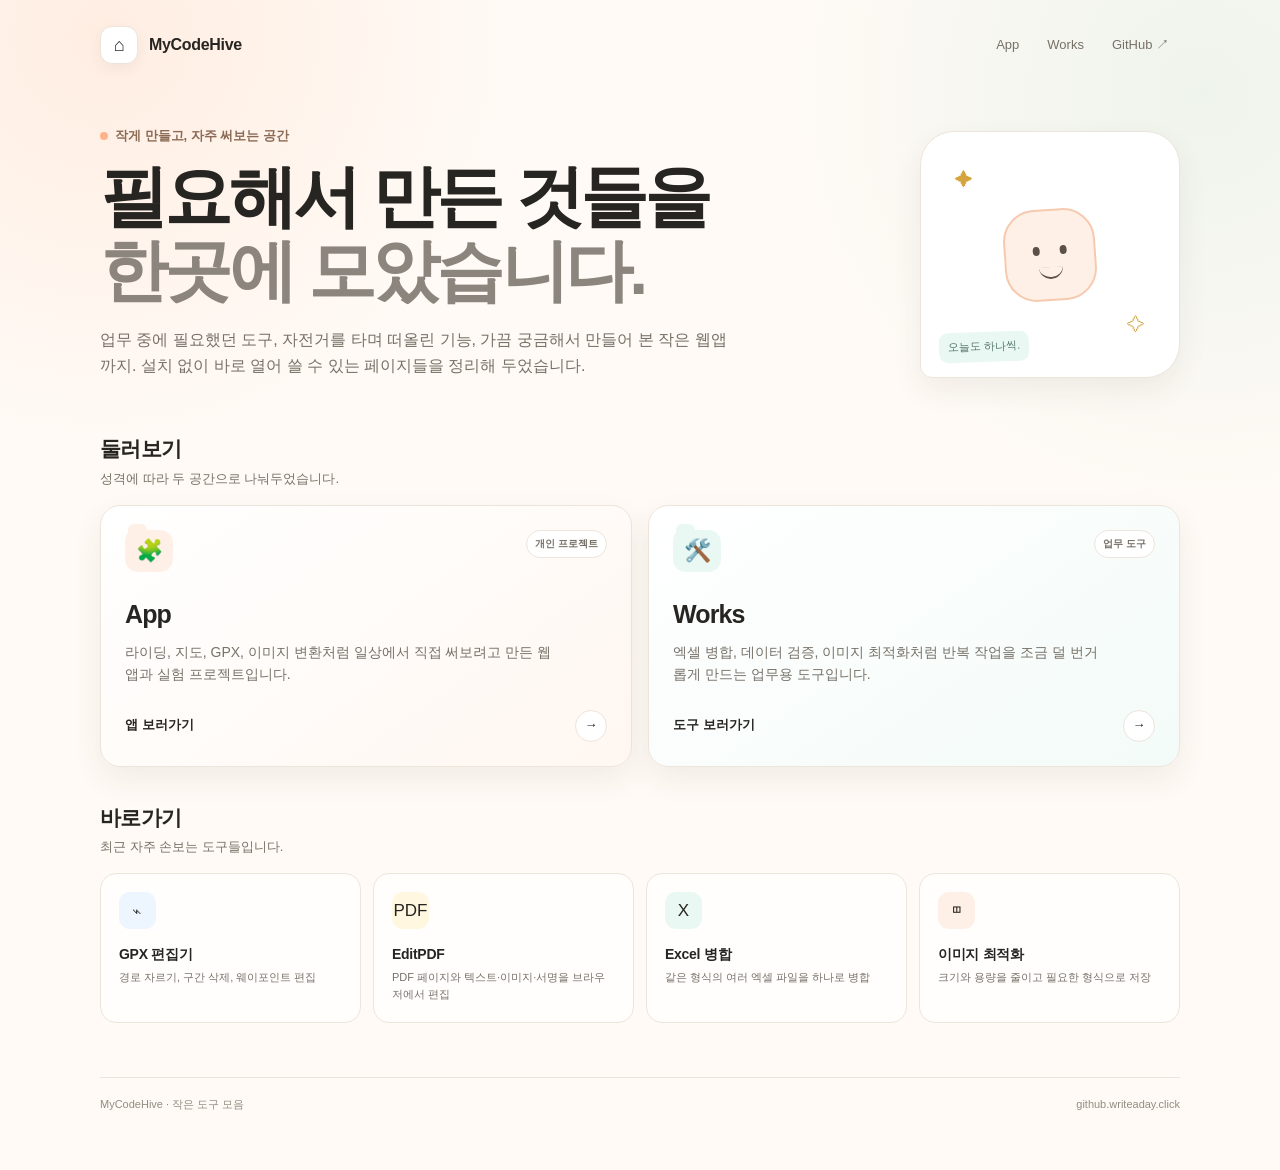
<file: index.html>
<!doctype html>
<html lang="ko">
<head>
  <meta charset="utf-8">
  <meta name="viewport" content="width=device-width,initial-scale=1">
  <meta name="description" content="MyCodeHive에서 만든 작은 웹 도구와 프로젝트를 모아둔 홈입니다.">
  <meta name="theme-color" content="#fffaf5">
  <title>MyCodeHive</title>
  <style>
    :root{
      --bg:#fffaf5;
      --paper:#ffffff;
      --text:#272521;
      --muted:#777168;
      --line:#ece5dc;
      --peach:#ffb38a;
      --peach-soft:#fff0e7;
      --mint:#8fcfba;
      --mint-soft:#eaf8f3;
      --blue:#93b8e8;
      --blue-soft:#edf5ff;
      --yellow:#f2ca72;
      --yellow-soft:#fff7df;
      --shadow:0 12px 30px rgba(76,60,45,.07);
      --radius:20px;
    }

    *{box-sizing:border-box}
    html{scroll-behavior:smooth}
    body{
      margin:0;
      color:var(--text);
      background:
        radial-gradient(circle at 8% 3%,rgba(255,179,138,.18),transparent 25rem),
        radial-gradient(circle at 94% 8%,rgba(143,207,186,.15),transparent 26rem),
        var(--bg);
      font-family:-apple-system,BlinkMacSystemFont,"Segoe UI","Noto Sans KR","Apple SD Gothic Neo","Malgun Gothic",sans-serif;
      line-height:1.6;
    }

    a{color:inherit;text-decoration:none}
    button,input{font:inherit}

    .page{
      width:min(1080px,calc(100% - 32px));
      margin:0 auto;
      padding:26px 0 56px;
    }

    .topbar{
      display:flex;
      align-items:center;
      justify-content:space-between;
      gap:16px;
      margin-bottom:58px;
    }

    .brand{
      display:flex;
      align-items:center;
      gap:11px;
      font-weight:800;
      letter-spacing:-.02em;
    }

    .brand-mark{
      width:38px;
      height:38px;
      border-radius:12px;
      display:grid;
      place-items:center;
      background:#fff;
      border:1px solid var(--line);
      box-shadow:0 5px 14px rgba(76,60,45,.06);
      font-size:18px;
    }

    .top-links{
      display:flex;
      align-items:center;
      gap:6px;
      color:var(--muted);
      font-size:13px;
    }

    .top-links a{
      padding:8px 11px;
      border-radius:10px;
    }

    .top-links a:hover{background:rgba(255,255,255,.7);color:var(--text)}

    .hero{
      display:grid;
      grid-template-columns:1.2fr .8fr;
      gap:26px;
      align-items:end;
      margin-bottom:54px;
    }

    .hello{
      display:inline-flex;
      align-items:center;
      gap:7px;
      margin-bottom:14px;
      color:#8b6b55;
      font-size:13px;
      font-weight:700;
    }

    .hello:before{
      content:"";
      width:8px;
      height:8px;
      border-radius:50%;
      background:var(--peach);
    }

    h1{
      margin:0;
      max-width:720px;
      font-size:clamp(38px,6vw,68px);
      line-height:1.08;
      letter-spacing:-.055em;
      font-weight:800;
    }

    h1 .soft{color:#8b857d;font-weight:650}

    .intro{
      margin:20px 0 0;
      max-width:650px;
      color:var(--muted);
      font-size:16px;
    }

    .doodle{
      justify-self:end;
      width:min(260px,100%);
      aspect-ratio:1.05;
      border-radius:34px 34px 34px 12px;
      background:var(--paper);
      border:1px solid var(--line);
      box-shadow:var(--shadow);
      display:grid;
      place-items:center;
      position:relative;
      overflow:hidden;
    }

    .doodle .face{
      width:92px;
      height:92px;
      border-radius:32px;
      background:var(--peach-soft);
      border:2px solid #f7c9ae;
      position:relative;
      transform:rotate(-4deg);
    }

    .face:before,.face:after{
      content:"";
      position:absolute;
      top:35px;
      width:7px;
      height:9px;
      border-radius:50%;
      background:#5b5149;
    }
    .face:before{left:27px}
    .face:after{right:27px}
    .smile{
      position:absolute;
      left:50%;
      top:56px;
      width:24px;
      height:12px;
      transform:translateX(-50%);
      border-bottom:2px solid #5b5149;
      border-radius:0 0 20px 20px;
    }
    .spark{
      position:absolute;
      font-size:18px;
      color:#d4a43e;
    }
    .spark.s1{left:34px;top:34px}
    .spark.s2{right:34px;bottom:38px}
    .tiny-note{
      position:absolute;
      left:18px;
      bottom:16px;
      padding:6px 9px;
      border-radius:9px;
      background:var(--mint-soft);
      color:#55766b;
      font-size:11px;
      transform:rotate(-2deg);
    }

    .section{margin-top:34px}

    .section-head{
      display:flex;
      align-items:end;
      justify-content:space-between;
      gap:18px;
      margin-bottom:15px;
    }

    .section-head h2{
      margin:0;
      font-size:21px;
      letter-spacing:-.03em;
    }

    .section-head p{
      margin:3px 0 0;
      color:var(--muted);
      font-size:13px;
    }

    .all-link{
      color:#827c74;
      font-size:12px;
      white-space:nowrap;
    }

    .primary-grid{
      display:grid;
      grid-template-columns:repeat(2,minmax(0,1fr));
      gap:16px;
    }

    .big-card{
      min-height:230px;
      padding:24px;
      border-radius:var(--radius);
      border:1px solid var(--line);
      background:rgba(255,255,255,.88);
      box-shadow:var(--shadow);
      display:flex;
      flex-direction:column;
      transition:.18s ease;
    }

    .big-card:hover{
      transform:translateY(-3px);
      box-shadow:0 17px 36px rgba(76,60,45,.10);
    }

    .big-card.application{background:linear-gradient(145deg,#fff,#fff7f1)}
    .big-card.works{background:linear-gradient(145deg,#fff,#f3fbf8)}

    .card-top{
      display:flex;
      align-items:flex-start;
      justify-content:space-between;
      gap:15px;
    }

    .folder-icon{
      width:48px;
      height:42px;
      border-radius:10px 13px 13px 13px;
      display:grid;
      place-items:center;
      font-size:22px;
      position:relative;
    }

    .folder-icon:before{
      content:"";
      position:absolute;
      left:3px;
      top:-6px;
      width:19px;
      height:9px;
      border-radius:6px 6px 0 0;
      background:inherit;
    }

    .application .folder-icon{background:var(--peach-soft)}
    .works .folder-icon{background:var(--mint-soft)}

    .badge{
      padding:5px 8px;
      border:1px solid var(--line);
      border-radius:999px;
      background:#fff;
      color:var(--muted);
      font-size:10px;
      font-weight:700;
    }

    .big-card h3{
      margin:22px 0 7px;
      font-size:25px;
      letter-spacing:-.035em;
    }

    .big-card p{
      margin:0;
      color:var(--muted);
      font-size:14px;
      max-width:430px;
    }

    .go{
      display:flex;
      align-items:center;
      justify-content:space-between;
      margin-top:auto;
      padding-top:24px;
      font-weight:800;
      font-size:13px;
    }

    .go span:last-child{
      width:32px;
      height:32px;
      border-radius:50%;
      background:#fff;
      border:1px solid var(--line);
      display:grid;
      place-items:center;
      transition:.18s ease;
    }

    .big-card:hover .go span:last-child{transform:translateX(3px)}

    .quick-grid{
      display:grid;
      grid-template-columns:repeat(4,minmax(0,1fr));
      gap:12px;
    }

    .quick{
      min-height:150px;
      padding:18px;
      border-radius:16px;
      background:rgba(255,255,255,.83);
      border:1px solid var(--line);
      transition:.16s ease;
    }

    .quick:hover{
      transform:translateY(-2px);
      background:#fff;
      box-shadow:0 10px 24px rgba(76,60,45,.07);
    }

    .quick-icon{
      width:37px;
      height:37px;
      border-radius:11px;
      display:grid;
      place-items:center;
      margin-bottom:14px;
      font-size:17px;
    }

    .q1 .quick-icon{background:var(--blue-soft)}
    .q2 .quick-icon{background:var(--yellow-soft)}
    .q3 .quick-icon{background:var(--mint-soft)}
    .q4 .quick-icon{background:var(--peach-soft)}

    .quick strong{
      display:block;
      margin-bottom:4px;
      font-size:14px;
      letter-spacing:-.02em;
    }

    .quick small{
      display:block;
      color:var(--muted);
      font-size:11px;
      line-height:1.55;
    }

    footer{
      margin-top:54px;
      padding-top:18px;
      border-top:1px solid var(--line);
      display:flex;
      justify-content:space-between;
      gap:12px;
      flex-wrap:wrap;
      color:#938c83;
      font-size:11px;
    }

    @media(max-width:800px){
      .hero{grid-template-columns:1fr}
      .doodle{display:none}
      .quick-grid{grid-template-columns:repeat(2,minmax(0,1fr))}
      .topbar{margin-bottom:42px}
    }

    @media(max-width:560px){
      .page{width:min(100% - 22px,1080px);padding-top:16px}
      .top-links a:not(:last-child){display:none}
      .primary-grid{grid-template-columns:1fr}
      .quick-grid{grid-template-columns:1fr 1fr}
      h1{font-size:42px}
      .big-card{min-height:205px}
    }
  </style>
</head>
<body>
  <main class="page">
    <header class="topbar">
      <a class="brand" href="/">
        <span class="brand-mark">⌂</span>
        <span>MyCodeHive</span>
      </a>
      <nav class="top-links" aria-label="주요 메뉴">
        <a href="/app/">App</a>
        <a href="/works/">Works</a>
        <a href="https://github.com/mycodehive" target="_blank" rel="noopener">GitHub ↗</a>
      </nav>
    </header>

    <section class="hero">
      <div>
        <div class="hello">작게 만들고, 자주 써보는 공간</div>
        <h1>필요해서 만든 것들을<br><span class="soft">한곳에 모았습니다.</span></h1>
        <p class="intro">
          업무 중에 필요했던 도구, 자전거를 타며 떠올린 기능, 가끔 궁금해서 만들어 본 작은 웹앱까지.
          설치 없이 바로 열어 쓸 수 있는 페이지들을 정리해 두었습니다.
        </p>
      </div>

      <div class="doodle" aria-hidden="true">
        <span class="spark s1">✦</span>
        <div class="face"><span class="smile"></span></div>
        <span class="spark s2">✧</span>
        <span class="tiny-note">오늘도 하나씩.</span>
      </div>
    </section>

    <section class="section">
      <div class="section-head">
        <div>
          <h2>둘러보기</h2>
          <p>성격에 따라 두 공간으로 나눠두었습니다.</p>
        </div>
      </div>

      <div class="primary-grid">
        <a class="big-card application" href="/app/">
          <div class="card-top">
            <div class="folder-icon">🧩</div>
            <span class="badge">개인 프로젝트</span>
          </div>
          <h3>App</h3>
          <p>라이딩, 지도, GPX, 이미지 변환처럼 일상에서 직접 써보려고 만든 웹앱과 실험 프로젝트입니다.</p>
          <div class="go"><span>앱 보러가기</span><span>→</span></div>
        </a>

        <a class="big-card works" href="/works/">
          <div class="card-top">
            <div class="folder-icon">🛠️</div>
            <span class="badge">업무 도구</span>
          </div>
          <h3>Works</h3>
          <p>엑셀 병합, 데이터 검증, 이미지 최적화처럼 반복 작업을 조금 덜 번거롭게 만드는 업무용 도구입니다.</p>
          <div class="go"><span>도구 보러가기</span><span>→</span></div>
        </a>
      </div>
    </section>

    <section class="section">
      <div class="section-head">
        <div>
          <h2>바로가기</h2>
          <p>최근 자주 손보는 도구들입니다.</p>
        </div>
      </div>

      <div class="quick-grid">
        <a class="quick q1" href="/app/gpx-edit/">
          <div class="quick-icon">⌁</div>
          <strong>GPX 편집기</strong>
          <small>경로 자르기, 구간 삭제, 웨이포인트 편집</small>
        </a>

        <a class="quick q2" href="/app/editpdf/">
          <div class="quick-icon">PDF</div>
          <strong>EditPDF</strong>
          <small>PDF 페이지와 텍스트·이미지·서명을 브라우저에서 편집</small>
        </a>

        <a class="quick q3" href="/works/excel-merge/">
          <div class="quick-icon">X</div>
          <strong>Excel 병합</strong>
          <small>같은 형식의 여러 엑셀 파일을 하나로 병합</small>
        </a>

        <a class="quick q4" href="/works/image-optimizer-pro/">
          <div class="quick-icon">◫</div>
          <strong>이미지 최적화</strong>
          <small>크기와 용량을 줄이고 필요한 형식으로 저장</small>
        </a>
      </div>
    </section>

    <footer>
      <span>MyCodeHive · 작은 도구 모음</span>
      <span>github.writeaday.click</span>
    </footer>
  </main>
</body>
</html>
</file>
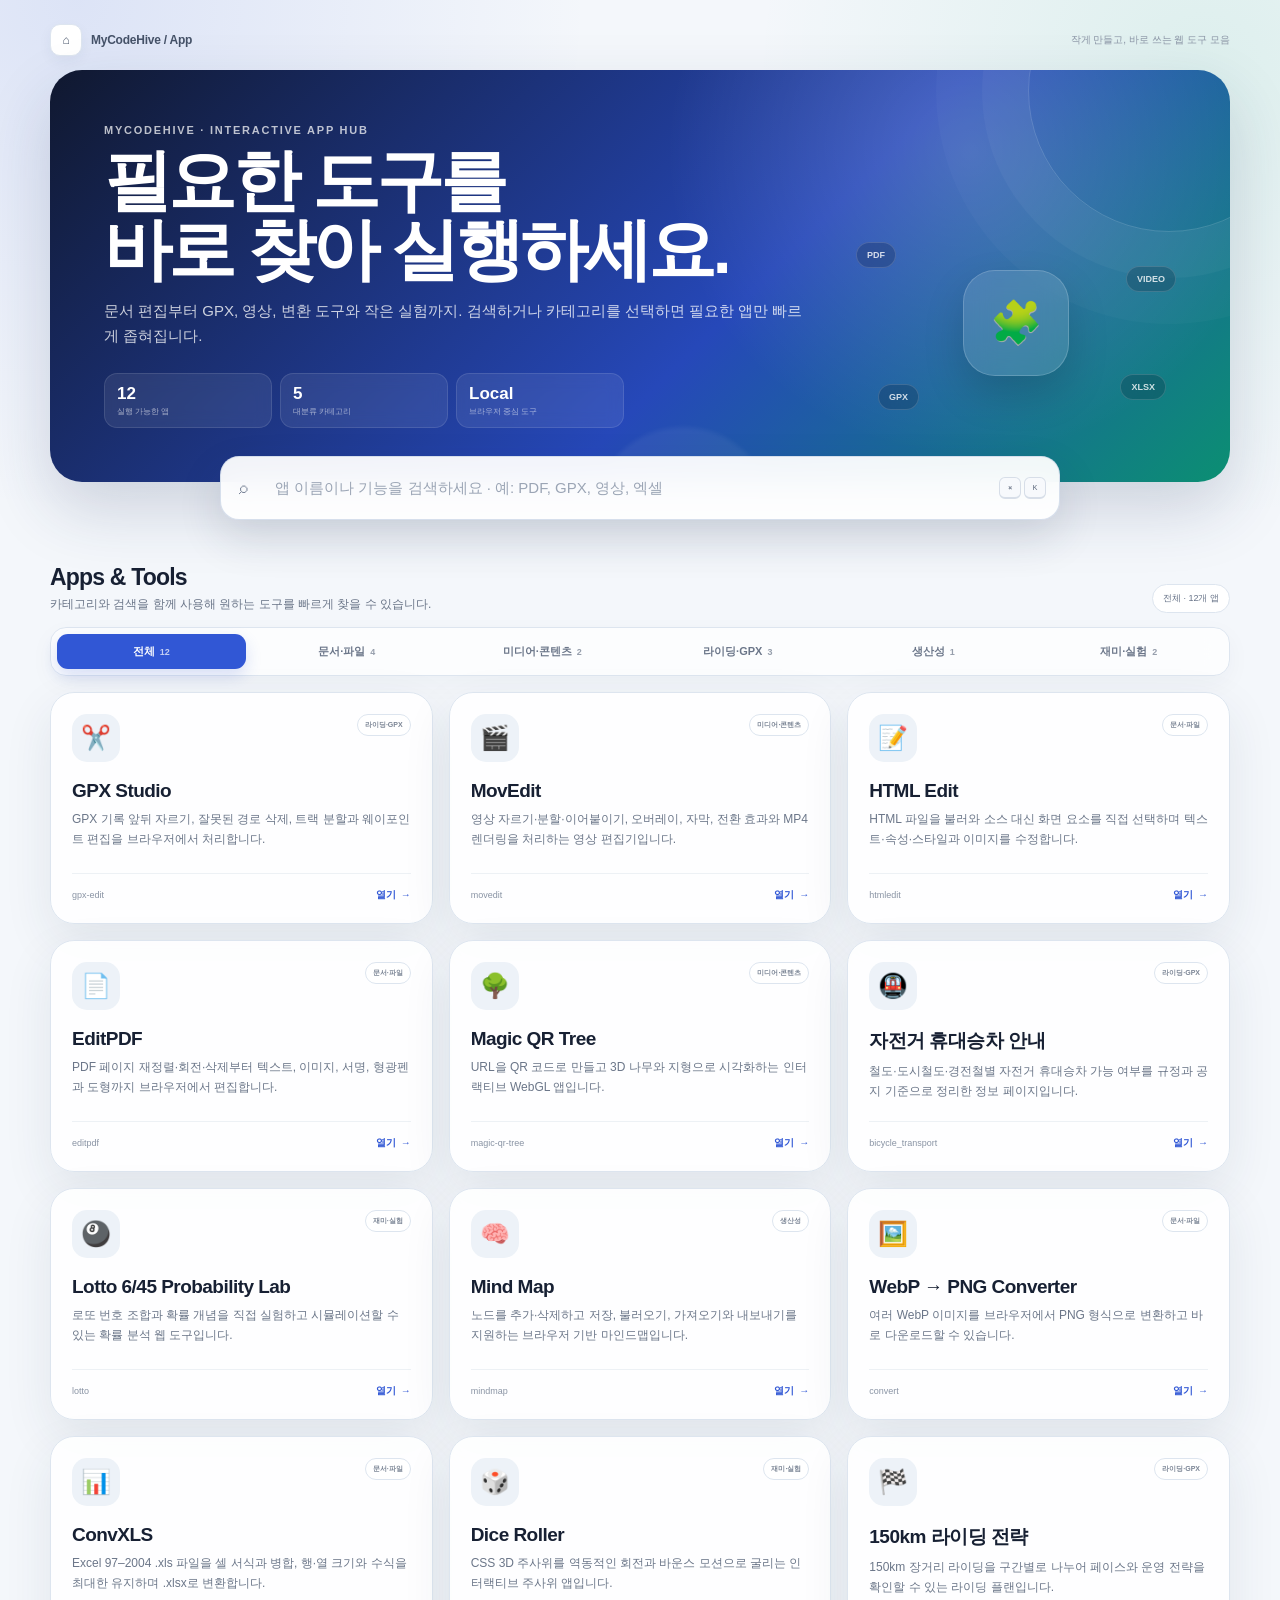
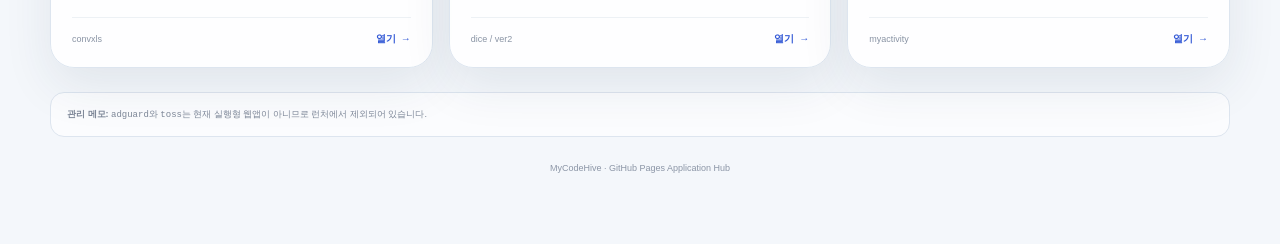
<file: app/index.html>
<!doctype html>
<html lang="ko">
<head>
  <meta charset="utf-8" />
  <meta name="viewport" content="width=device-width, initial-scale=1" />
  <meta name="theme-color" content="#10182f" />
  <meta name="description" content="MyCodeHive에서 만든 웹 도구와 실험 프로젝트를 카테고리와 검색으로 빠르게 실행하는 App Launcher입니다." />
  <title>Application Launcher · MyCodeHive</title>
  <style>
    :root{
      --bg:#f4f7fb;
      --surface:rgba(255,255,255,.88);
      --surface-solid:#fff;
      --surface-soft:#edf2f8;
      --text:#172033;
      --muted:#6b7689;
      --line:#dde5ef;
      --brand:#3157d5;
      --brand-dark:#1d3caa;
      --green:#10a772;
      --hero-a:#10182f;
      --hero-b:#2648b9;
      --hero-c:#0b8f72;
      --shadow:0 18px 50px rgba(35,50,82,.09);
      --radius:24px;
    }
    *{box-sizing:border-box}
    html{scroll-behavior:smooth}
    body{
      margin:0;
      min-height:100vh;
      font-family:-apple-system,BlinkMacSystemFont,"Segoe UI",Roboto,"Noto Sans KR","Apple SD Gothic Neo","Malgun Gothic",sans-serif;
      color:var(--text);
      background:
        radial-gradient(circle at 6% 0%,rgba(49,87,213,.12),transparent 32rem),
        radial-gradient(circle at 94% 4%,rgba(16,167,114,.10),transparent 28rem),
        var(--bg);
    }
    a{color:inherit;text-decoration:none}
    button,input{font:inherit}
    button{cursor:pointer}
    .shell{width:min(1180px,calc(100% - 32px));margin:0 auto;padding:24px 0 72px}
    .mini-nav{display:flex;align-items:center;justify-content:space-between;gap:16px;margin-bottom:14px}
    .brand-link{display:flex;align-items:center;gap:9px;font-size:12px;font-weight:850;letter-spacing:-.02em;color:#455268}
    .brand-mark{width:32px;height:32px;border-radius:10px;display:grid;place-items:center;background:#fff;border:1px solid var(--line);box-shadow:0 5px 14px rgba(35,50,82,.05)}
    .nav-note{font-size:10px;color:#8993a4}
    .hero{
      --mx:78%;
      --my:20%;
      position:relative;
      overflow:hidden;
      min-height:330px;
      padding:clamp(28px,5vw,54px);
      border-radius:32px;
      color:#fff;
      background:
        radial-gradient(circle at var(--mx) var(--my),rgba(255,255,255,.18),transparent 19rem),
        linear-gradient(135deg,var(--hero-a),var(--hero-b) 58%,var(--hero-c));
      box-shadow:0 28px 65px rgba(31,48,92,.18);
      isolation:isolate;
    }
    .hero:before,.hero:after{content:"";position:absolute;border-radius:50%;pointer-events:none;z-index:-1}
    .hero:before{width:280px;height:280px;right:-80px;top:-120px;border:1px solid rgba(255,255,255,.16);box-shadow:0 0 0 46px rgba(255,255,255,.035),0 0 0 92px rgba(255,255,255,.025)}
    .hero:after{width:180px;height:180px;left:46%;bottom:-125px;background:rgba(255,255,255,.055);filter:blur(2px)}
    .hero-grid{display:grid;grid-template-columns:minmax(0,1fr) 320px;gap:32px;align-items:end}
    .eyebrow{font-size:11px;font-weight:900;letter-spacing:.16em;text-transform:uppercase;opacity:.72}
    h1{font-size:clamp(38px,6vw,68px);line-height:1.02;margin:10px 0 13px;letter-spacing:-.055em}
    .hero-copy>p{max-width:700px;margin:0;color:rgba(255,255,255,.78);font-size:15px;line-height:1.7}
    .hero-metrics{display:grid;grid-template-columns:repeat(3,1fr);gap:8px;margin-top:24px;max-width:520px}
    .metric{padding:10px 12px;border-radius:13px;background:rgba(255,255,255,.08);border:1px solid rgba(255,255,255,.11);backdrop-filter:blur(8px)}
    .metric b{display:block;font-size:17px}.metric span{display:block;margin-top:2px;font-size:8px;color:rgba(255,255,255,.58)}
    .hero-orbit{position:relative;min-height:210px;display:grid;place-items:center}
    .orbit-core{width:106px;height:106px;border-radius:32px;display:grid;place-items:center;background:rgba(255,255,255,.12);border:1px solid rgba(255,255,255,.18);backdrop-filter:blur(14px);font-size:42px;box-shadow:0 18px 40px rgba(0,0,0,.15);animation:float 5s ease-in-out infinite}
    .orbit-chip{position:absolute;padding:7px 10px;border-radius:999px;border:1px solid rgba(255,255,255,.15);background:rgba(9,18,43,.22);backdrop-filter:blur(10px);font-size:9px;font-weight:800;color:rgba(255,255,255,.8)}
    .orbit-chip.c1{left:0;top:24px}.orbit-chip.c2{right:0;top:48px}.orbit-chip.c3{left:22px;bottom:18px}.orbit-chip.c4{right:10px;bottom:28px}
    @keyframes float{50%{transform:translateY(-8px) rotate(2deg)}}
    .search-wrap{position:relative;margin:-26px auto 0;width:min(840px,calc(100% - 36px));z-index:3}
    .search-box{
      display:grid;grid-template-columns:24px minmax(0,1fr) auto auto;align-items:center;gap:10px;
      min-height:64px;padding:8px 10px 8px 18px;border:1px solid rgba(210,220,234,.9);border-radius:19px;
      background:rgba(255,255,255,.94);backdrop-filter:blur(16px);box-shadow:0 18px 44px rgba(36,50,78,.14)
    }
    .search-icon{font-size:17px;color:#7a8598}
    #appSearch{width:100%;border:0;outline:0;background:transparent;color:var(--text);font-size:15px;min-width:0}
    #appSearch::placeholder{color:#9ba5b5}
    .clear-search{border:0;background:transparent;color:#8590a2;width:34px;height:34px;border-radius:9px;font-size:18px}
    .clear-search:hover{background:#f0f3f8;color:#4b5769}
    .shortcut{display:flex;align-items:center;gap:3px;color:#8b96a7;font-size:8px;white-space:nowrap;padding-right:3px}
    kbd{min-width:22px;height:22px;padding:0 5px;display:grid;place-items:center;border:1px solid #d7dee8;border-bottom-width:2px;border-radius:6px;background:#f7f9fc;color:#687386;font-size:8px}
    .content-head{display:flex;align-items:end;justify-content:space-between;gap:16px;margin:44px 0 14px}
    .content-head h2{margin:0;font-size:23px;letter-spacing:-.035em}
    .content-head p{margin:5px 0 0;color:var(--muted);font-size:12px}
    .result-pill{padding:7px 10px;border-radius:999px;background:#fff;border:1px solid var(--line);color:#667287;font-size:9px;white-space:nowrap}
    .tabs{display:flex;gap:7px;flex-wrap:wrap;width:100%;padding:6px;margin:0 0 16px;border:1px solid var(--line);border-radius:16px;background:rgba(255,255,255,.72);box-shadow:0 8px 24px rgba(30,42,75,.04);backdrop-filter:blur(12px)}
    .tab{flex:1 1 120px;border:0;background:transparent;color:var(--muted);padding:10px 12px;border-radius:11px;font-size:11px;font-weight:800;white-space:nowrap;transition:.16s ease}
    .tab:hover{background:#f0f4f9;color:var(--text)}
    .tab.active{background:var(--brand);color:#fff;box-shadow:0 7px 16px rgba(49,87,213,.18)}
    .tab-count{margin-left:5px;font-size:9px;opacity:.7}
    .grid{display:grid;grid-template-columns:repeat(3,minmax(0,1fr));gap:16px;perspective:1100px}
    .card{
      --rx:0deg;--ry:0deg;--px:50%;--py:50%;
      position:relative;overflow:hidden;display:flex;flex-direction:column;min-height:232px;padding:21px;
      border:1px solid var(--line);border-radius:var(--radius);background:var(--surface);box-shadow:var(--shadow);
      transform:translateY(0) rotateX(var(--rx)) rotateY(var(--ry));transform-style:preserve-3d;
      transition:transform .18s ease,border-color .18s ease,box-shadow .18s ease,opacity .18s ease;
      animation:cardIn .28s ease both;
    }
    .card:before{
      content:"";position:absolute;inset:0;pointer-events:none;opacity:0;
      background:radial-gradient(circle at var(--px) var(--py),rgba(49,87,213,.13),transparent 42%);
      transition:opacity .18s ease
    }
    .card:hover{border-color:#bccaf2;box-shadow:0 24px 55px rgba(31,50,94,.13);transform:translateY(-4px) rotateX(var(--rx)) rotateY(var(--ry))}
    .card:hover:before{opacity:1}
    .card.is-hidden{display:none}
    @keyframes cardIn{from{opacity:0;transform:translateY(8px)}to{opacity:1;transform:translateY(0)}}
    .card-top{display:flex;align-items:flex-start;justify-content:space-between;gap:10px;position:relative;z-index:1}
    .icon{width:48px;height:48px;border-radius:15px;background:var(--surface-soft);display:grid;place-items:center;font-size:24px}
    .category-badge{padding:5px 7px;border:1px solid var(--line);border-radius:999px;background:rgba(255,255,255,.72);color:#7b8595;font-size:7px;font-weight:850}
    .card h3{position:relative;z-index:1;margin:18px 0 7px;font-size:19px;letter-spacing:-.028em}
    .card p{position:relative;z-index:1;margin:0;color:var(--muted);font-size:12px;line-height:1.7;flex:1}
    .meta{position:relative;z-index:1;margin-top:18px;padding-top:14px;border-top:1px solid #edf1f5;display:flex;justify-content:space-between;gap:12px;align-items:center;font-size:9px;color:#8993a4}
    .open{display:flex;align-items:center;gap:5px;font-weight:900;color:var(--brand);font-size:10px}
    .open i{font-style:normal;transition:transform .16s ease}.card:hover .open i{transform:translateX(3px)}
    .empty-state{display:none;padding:44px 20px;text-align:center;border:1px dashed #cfd8e5;border-radius:20px;background:rgba(255,255,255,.6);color:var(--muted)}
    .empty-state.show{display:block}.empty-state b{display:block;color:var(--text);font-size:17px;margin-bottom:6px}
    .empty-state button{margin-top:12px;border:0;border-radius:9px;background:var(--brand);color:#fff;padding:9px 13px;font-size:10px;font-weight:800}
    .note{margin-top:24px;padding:14px 16px;border:1px solid var(--line);border-radius:14px;background:rgba(255,255,255,.7);color:#7d8798;font-size:9px;line-height:1.6}
    footer{margin-top:26px;text-align:center;color:#8b95a6;font-size:9px}
    @media(max-width:900px){.hero-grid{grid-template-columns:1fr 250px}.grid{grid-template-columns:repeat(2,minmax(0,1fr))}}
    @media(max-width:700px){.hero-grid{grid-template-columns:1fr}.hero-orbit{display:none}.hero{min-height:0}.search-wrap{margin-top:-20px}.shortcut{display:none}.tabs{flex-wrap:nowrap;overflow-x:auto;scrollbar-width:none}.tabs::-webkit-scrollbar{display:none}.tab{flex:0 0 auto}.grid{grid-template-columns:1fr}.content-head{align-items:flex-start;flex-direction:column}.result-pill{align-self:flex-start}}
    @media(max-width:520px){.shell{width:min(100% - 20px,1180px);padding-top:14px}.mini-nav{margin-bottom:10px}.nav-note{display:none}.hero{padding:28px 22px;border-radius:24px}h1{font-size:42px}.hero-metrics{grid-template-columns:repeat(3,1fr)}.metric{padding:9px 8px}.search-wrap{width:calc(100% - 18px)}.search-box{min-height:58px;padding-left:14px}.card{min-height:210px}}
    @media(prefers-reduced-motion:reduce){html{scroll-behavior:auto}.orbit-core,.card{animation:none!important}.card,.open i{transition:none!important}}
  </style>
</head>
<body>
  <main class="shell">
    <header class="mini-nav">
      <a class="brand-link" href="/"><span class="brand-mark">⌂</span><span>MyCodeHive / App</span></a>
      <span class="nav-note">작게 만들고, 바로 쓰는 웹 도구 모음</span>
    </header>

    <section class="hero" id="hero">
      <div class="hero-grid">
        <div class="hero-copy">
          <div class="eyebrow">MYCODEHIVE · INTERACTIVE APP HUB</div>
          <h1>필요한 도구를<br>바로 찾아 실행하세요.</h1>
          <p>문서 편집부터 GPX, 영상, 변환 도구와 작은 실험까지. 검색하거나 카테고리를 선택하면 필요한 앱만 빠르게 좁혀집니다.</p>
          <div class="hero-metrics" aria-label="런처 요약">
            <div class="metric"><b>12</b><span>실행 가능한 앱</span></div>
            <div class="metric"><b>5</b><span>대분류 카테고리</span></div>
            <div class="metric"><b>Local</b><span>브라우저 중심 도구</span></div>
          </div>
        </div>
        <div class="hero-orbit" aria-hidden="true">
          <span class="orbit-chip c1">PDF</span>
          <span class="orbit-chip c2">VIDEO</span>
          <span class="orbit-chip c3">GPX</span>
          <span class="orbit-chip c4">XLSX</span>
          <div class="orbit-core">🧩</div>
        </div>
      </div>
    </section>

    <div class="search-wrap">
      <div class="search-box">
        <span class="search-icon">⌕</span>
        <input id="appSearch" type="search" autocomplete="off" placeholder="앱 이름이나 기능을 검색하세요 · 예: PDF, GPX, 영상, 엑셀" aria-label="앱 검색">
        <button id="clearSearch" class="clear-search" type="button" aria-label="검색어 지우기">×</button>
        <span class="shortcut"><kbd>⌘</kbd><kbd>K</kbd></span>
      </div>
    </div>

    <div class="content-head">
      <div>
        <h2>Apps & Tools</h2>
        <p>카테고리와 검색을 함께 사용해 원하는 도구를 빠르게 찾을 수 있습니다.</p>
      </div>
      <div id="resultPill" class="result-pill" aria-live="polite">12개 앱 표시 중</div>
    </div>

    <nav class="tabs" role="tablist" aria-label="앱 카테고리">
      <button class="tab active" type="button" role="tab" aria-selected="true" data-category="all">전체<span class="tab-count">12</span></button>
      <button class="tab" type="button" role="tab" aria-selected="false" data-category="docs">문서·파일<span class="tab-count">4</span></button>
      <button class="tab" type="button" role="tab" aria-selected="false" data-category="media">미디어·콘텐츠<span class="tab-count">2</span></button>
      <button class="tab" type="button" role="tab" aria-selected="false" data-category="ride">라이딩·GPX<span class="tab-count">3</span></button>
      <button class="tab" type="button" role="tab" aria-selected="false" data-category="productivity">생산성<span class="tab-count">1</span></button>
      <button class="tab" type="button" role="tab" aria-selected="false" data-category="fun">재미·실험<span class="tab-count">2</span></button>
    </nav>

    <section class="grid" id="appGrid">
      <a class="card" data-category="ride" data-search="gpx studio gpx 편집 경로 트랙 웨이포인트 라이딩" href="./gpx-edit/">
        <div class="card-top"><div class="icon">✂️</div><span class="category-badge">라이딩·GPX</span></div>
        <h3>GPX Studio</h3><p>GPX 기록 앞뒤 자르기, 잘못된 경로 삭제, 트랙 분할과 웨이포인트 편집을 브라우저에서 처리합니다.</p>
        <div class="meta"><span>gpx-edit</span><span class="open">열기 <i>→</i></span></div>
      </a>

      <a class="card" data-category="media" data-search="movedit video 영상 편집 자막 transition overlay mp4 오디오" href="./movedit/">
        <div class="card-top"><div class="icon">🎬</div><span class="category-badge">미디어·콘텐츠</span></div>
        <h3>MovEdit</h3><p>영상 자르기·분할·이어붙이기, 오버레이, 자막, 전환 효과와 MP4 렌더링을 처리하는 영상 편집기입니다.</p>
        <div class="meta"><span>movedit</span><span class="open">열기 <i>→</i></span></div>
      </a>

      <a class="card" data-category="docs" data-search="html edit 에디터 html 편집 텍스트 css js 웹페이지" href="./htmledit/">
        <div class="card-top"><div class="icon">📝</div><span class="category-badge">문서·파일</span></div>
        <h3>HTML Edit</h3><p>HTML 파일을 불러와 소스 대신 화면 요소를 직접 선택하며 텍스트·속성·스타일과 이미지를 수정합니다.</p>
        <div class="meta"><span>htmledit</span><span class="open">열기 <i>→</i></span></div>
      </a>

      <a class="card" data-category="docs" data-search="editpdf pdf 편집 텍스트 이미지 서명 형광펜 페이지" href="./editpdf/">
        <div class="card-top"><div class="icon">📄</div><span class="category-badge">문서·파일</span></div>
        <h3>EditPDF</h3><p>PDF 페이지 재정렬·회전·삭제부터 텍스트, 이미지, 서명, 형광펜과 도형까지 브라우저에서 편집합니다.</p>
        <div class="meta"><span>editpdf</span><span class="open">열기 <i>→</i></span></div>
      </a>

      <a class="card" data-category="media" data-search="magic qr tree qr 3d 나무 webgl 링크 공유" href="./magic-qr-tree/">
        <div class="card-top"><div class="icon">🌳</div><span class="category-badge">미디어·콘텐츠</span></div>
        <h3>Magic QR Tree</h3><p>URL을 QR 코드로 만들고 3D 나무와 지형으로 시각화하는 인터랙티브 WebGL 앱입니다.</p>
        <div class="meta"><span>magic-qr-tree</span><span class="open">열기 <i>→</i></span></div>
      </a>

      <a class="card" data-category="ride" data-search="자전거 휴대승차 지하철 철도 도시철도 라이딩 transport bicycle" href="./bicycle_transport/">
        <div class="card-top"><div class="icon">🚇</div><span class="category-badge">라이딩·GPX</span></div>
        <h3>자전거 휴대승차 안내</h3><p>철도·도시철도·경전철별 자전거 휴대승차 가능 여부를 규정과 공지 기준으로 정리한 정보 페이지입니다.</p>
        <div class="meta"><span>bicycle_transport</span><span class="open">열기 <i>→</i></span></div>
      </a>

      <a class="card" data-category="fun" data-search="lotto 로또 6 45 확률 probability 번호 simulation" href="./lotto/lotto.html">
        <div class="card-top"><div class="icon">🎱</div><span class="category-badge">재미·실험</span></div>
        <h3>Lotto 6/45 Probability Lab</h3><p>로또 번호 조합과 확률 개념을 직접 실험하고 시뮬레이션할 수 있는 확률 분석 웹 도구입니다.</p>
        <div class="meta"><span>lotto</span><span class="open">열기 <i>→</i></span></div>
      </a>

      <a class="card" data-category="productivity" data-search="mind map 마인드맵 생각 아이디어 노드 생산성" href="./mindmap/">
        <div class="card-top"><div class="icon">🧠</div><span class="category-badge">생산성</span></div>
        <h3>Mind Map</h3><p>노드를 추가·삭제하고 저장, 불러오기, 가져오기와 내보내기를 지원하는 브라우저 기반 마인드맵입니다.</p>
        <div class="meta"><span>mindmap</span><span class="open">열기 <i>→</i></span></div>
      </a>

      <a class="card" data-category="docs" data-search="webp png image convert 이미지 변환 포맷" href="./convert/img2img.html">
        <div class="card-top"><div class="icon">🖼️</div><span class="category-badge">문서·파일</span></div>
        <h3>WebP → PNG Converter</h3><p>여러 WebP 이미지를 브라우저에서 PNG 형식으로 변환하고 바로 다운로드할 수 있습니다.</p>
        <div class="meta"><span>convert</span><span class="open">열기 <i>→</i></span></div>
      </a>

      <a class="card" data-category="docs" data-search="convxls xls xlsx excel 엑셀 변환 서식 format" href="./convxls/">
        <div class="card-top"><div class="icon">📊</div><span class="category-badge">문서·파일</span></div>
        <h3>ConvXLS</h3><p>Excel 97–2004 .xls 파일을 셀 서식과 병합, 행·열 크기와 수식을 최대한 유지하며 .xlsx로 변환합니다.</p>
        <div class="meta"><span>convxls</span><span class="open">열기 <i>→</i></span></div>
      </a>

      <a class="card" data-category="fun" data-search="dice roller 주사위 3d random 랜덤 게임" href="./dice/ver2/">
        <div class="card-top"><div class="icon">🎲</div><span class="category-badge">재미·실험</span></div>
        <h3>Dice Roller</h3><p>CSS 3D 주사위를 역동적인 회전과 바운스 모션으로 굴리는 인터랙티브 주사위 앱입니다.</p>
        <div class="meta"><span>dice / ver2</span><span class="open">열기 <i>→</i></span></div>
      </a>

      <a class="card" data-category="ride" data-search="150km 라이딩 전략 자전거 페이스 장거리 cycling" href="./myactivity/150km.html">
        <div class="card-top"><div class="icon">🏁</div><span class="category-badge">라이딩·GPX</span></div>
        <h3>150km 라이딩 전략</h3><p>150km 장거리 라이딩을 구간별로 나누어 페이스와 운영 전략을 확인할 수 있는 라이딩 플랜입니다.</p>
        <div class="meta"><span>myactivity</span><span class="open">열기 <i>→</i></span></div>
      </a>
    </section>

    <div id="emptyState" class="empty-state">
      <b>조건에 맞는 앱이 없습니다.</b>
      <span>검색어를 줄이거나 다른 카테고리를 선택해 보세요.</span>
      <button id="resetFilter" type="button">전체 앱 보기</button>
    </div>

    <div class="note"><strong>관리 메모:</strong> <code>adguard</code>와 <code>toss</code>는 현재 실행형 웹앱이 아니므로 런처에서 제외되어 있습니다.</div>
    <footer>MyCodeHive · GitHub Pages Application Hub</footer>
  </main>

  <script>
    (() => {
      if (window.__appLauncherInteractive) return;
      window.__appLauncherInteractive = true;

      const hero = document.getElementById("hero");
      const search = document.getElementById("appSearch");
      const clear = document.getElementById("clearSearch");
      const tabs = [...document.querySelectorAll(".tab[data-category]")];
      const cards = [...document.querySelectorAll(".card[data-category]")];
      const resultPill = document.getElementById("resultPill");
      const emptyState = document.getElementById("emptyState");
      const resetFilter = document.getElementById("resetFilter");
      const labels = {
        all:"전체", docs:"문서·파일", media:"미디어·콘텐츠",
        ride:"라이딩·GPX", productivity:"생산성", fun:"재미·실험"
      };
      let activeCategory = labels[location.hash.slice(1)] ? location.hash.slice(1) : "all";

      function normalized(value){
        return String(value || "").trim().toLocaleLowerCase("ko-KR");
      }

      function applyFilters(updateHash = false){
        const q = normalized(search.value);
        let visible = 0;

        tabs.forEach(tab => {
          const active = tab.dataset.category === activeCategory;
          tab.classList.toggle("active", active);
          tab.setAttribute("aria-selected", String(active));
        });

        cards.forEach((card,index) => {
          const categoryMatch = activeCategory === "all" || card.dataset.category === activeCategory;
          const haystack = normalized(card.dataset.search + " " + card.textContent);
          const searchMatch = !q || haystack.includes(q);
          const show = categoryMatch && searchMatch;
          card.classList.toggle("is-hidden", !show);
          if (show) {
            visible++;
            card.style.animationDelay = Math.min(index * 22, 150) + "ms";
          }
        });

        const categoryText = activeCategory === "all" ? "전체" : labels[activeCategory];
        resultPill.textContent = q
          ? categoryText + " · 검색 결과 " + visible + "개"
          : categoryText + " · " + visible + "개 앱";
        emptyState.classList.toggle("show", visible === 0);

        if(updateHash){
          const hash = activeCategory === "all" ? "" : "#" + activeCategory;
          history.replaceState(null,"",location.pathname + location.search + hash);
        }
      }

      tabs.forEach(tab => tab.addEventListener("click", () => {
        activeCategory = tab.dataset.category;
        applyFilters(true);
      }));

      search.addEventListener("input", () => {
        clear.style.visibility = search.value ? "visible" : "hidden";
        applyFilters(false);
      });

      clear.addEventListener("click", () => {
        search.value = "";
        clear.style.visibility = "hidden";
        search.focus();
        applyFilters(false);
      });

      resetFilter.addEventListener("click", () => {
        activeCategory = "all";
        search.value = "";
        clear.style.visibility = "hidden";
        applyFilters(true);
        search.focus();
      });

      window.addEventListener("hashchange", () => {
        const next = location.hash.slice(1);
        activeCategory = labels[next] ? next : "all";
        applyFilters(false);
      });

      window.addEventListener("keydown", event => {
        const tag = document.activeElement?.tagName;
        const editable = ["INPUT","TEXTAREA","SELECT"].includes(tag);
        if ((event.metaKey || event.ctrlKey) && event.key.toLowerCase() === "k") {
          event.preventDefault();
          search.focus();
          search.select();
        } else if (!editable && event.key === "/") {
          event.preventDefault();
          search.focus();
        } else if (event.key === "Escape" && document.activeElement === search) {
          search.value = "";
          clear.style.visibility = "hidden";
          search.blur();
          applyFilters(false);
        }
      });

      if (matchMedia("(hover:hover) and (pointer:fine)").matches && !matchMedia("(prefers-reduced-motion: reduce)").matches) {
        hero.addEventListener("pointermove", event => {
          const rect = hero.getBoundingClientRect();
          hero.style.setProperty("--mx", ((event.clientX - rect.left) / rect.width * 100).toFixed(1) + "%");
          hero.style.setProperty("--my", ((event.clientY - rect.top) / rect.height * 100).toFixed(1) + "%");
        });

        cards.forEach(card => {
          card.addEventListener("pointermove", event => {
            const rect = card.getBoundingClientRect();
            const x = (event.clientX - rect.left) / rect.width;
            const y = (event.clientY - rect.top) / rect.height;
            card.style.setProperty("--px",(x*100).toFixed(1)+"%");
            card.style.setProperty("--py",(y*100).toFixed(1)+"%");
            card.style.setProperty("--ry",((x-.5)*5).toFixed(2)+"deg");
            card.style.setProperty("--rx",((.5-y)*5).toFixed(2)+"deg");
          });
          card.addEventListener("pointerleave", () => {
            card.style.setProperty("--rx","0deg");
            card.style.setProperty("--ry","0deg");
          });
        });
      }

      clear.style.visibility = "hidden";
      applyFilters(false);
    })();
  </script>
</body>
</html>
</file>
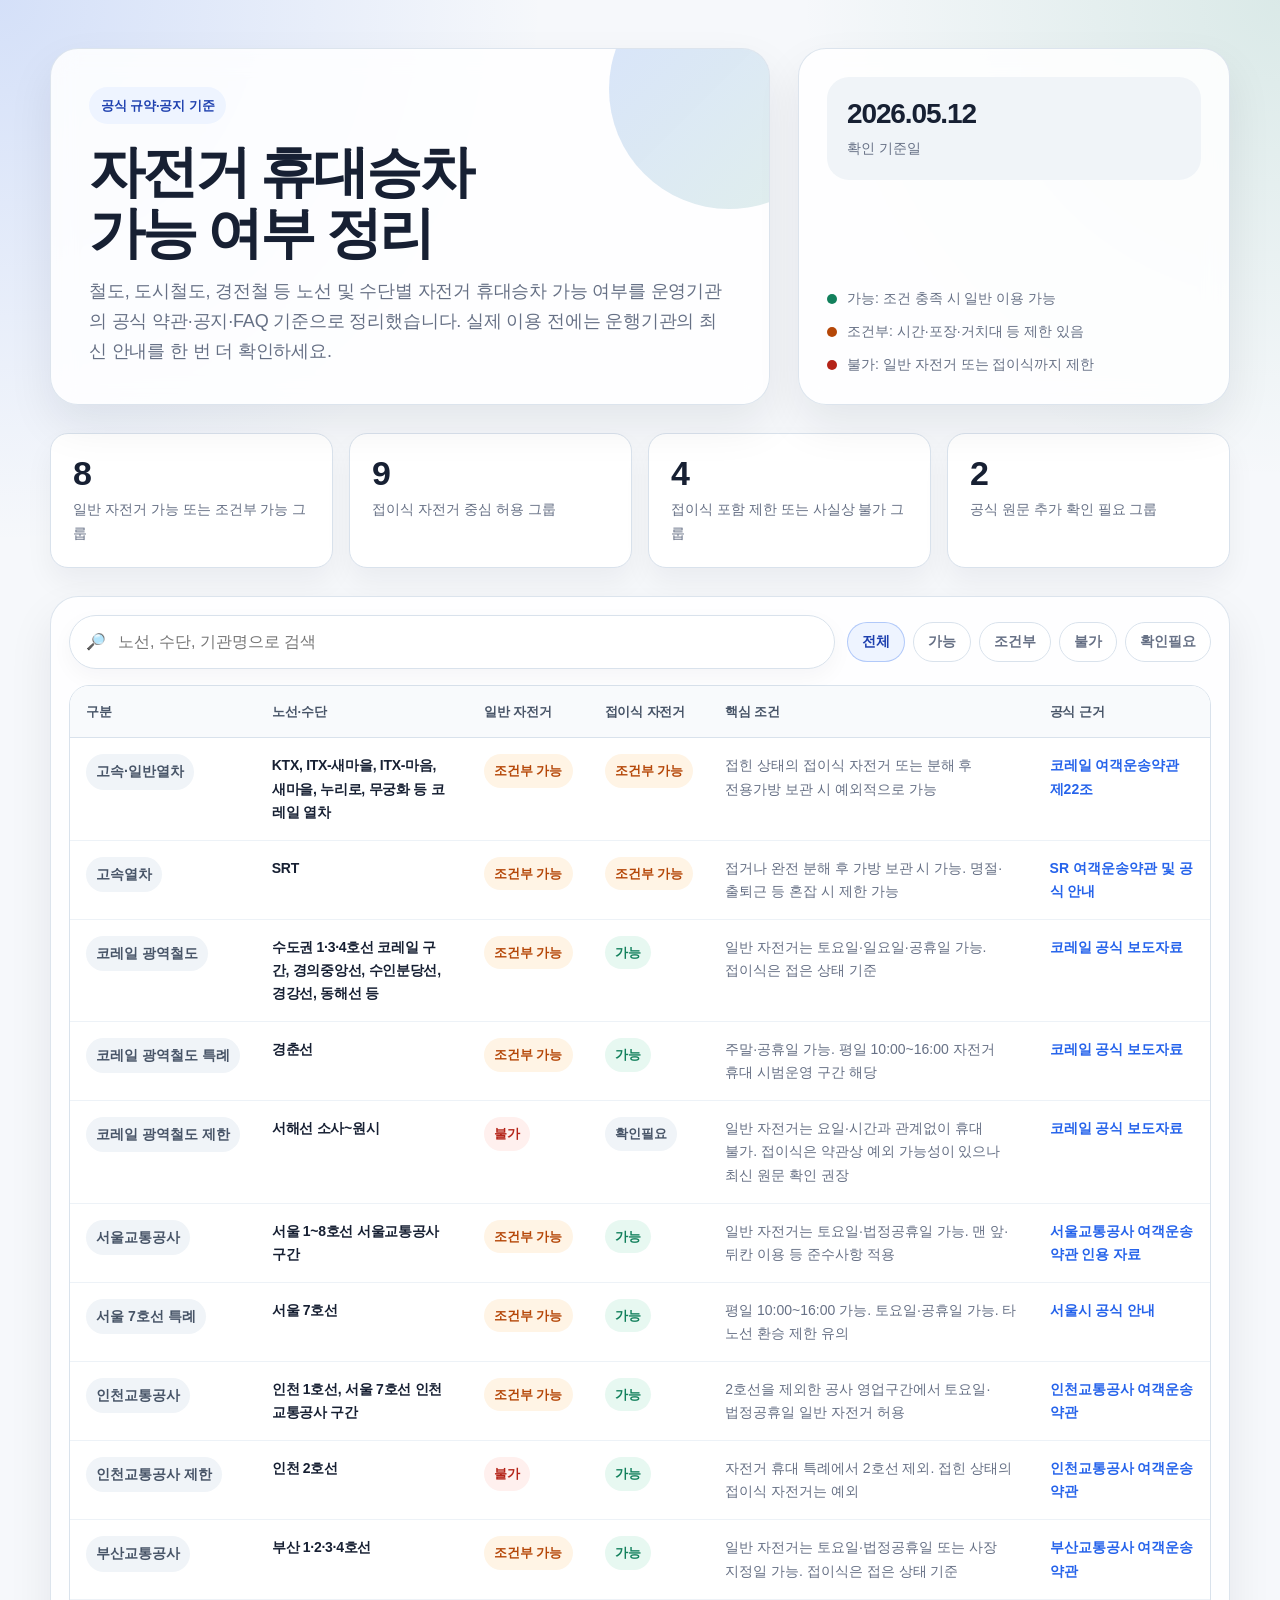
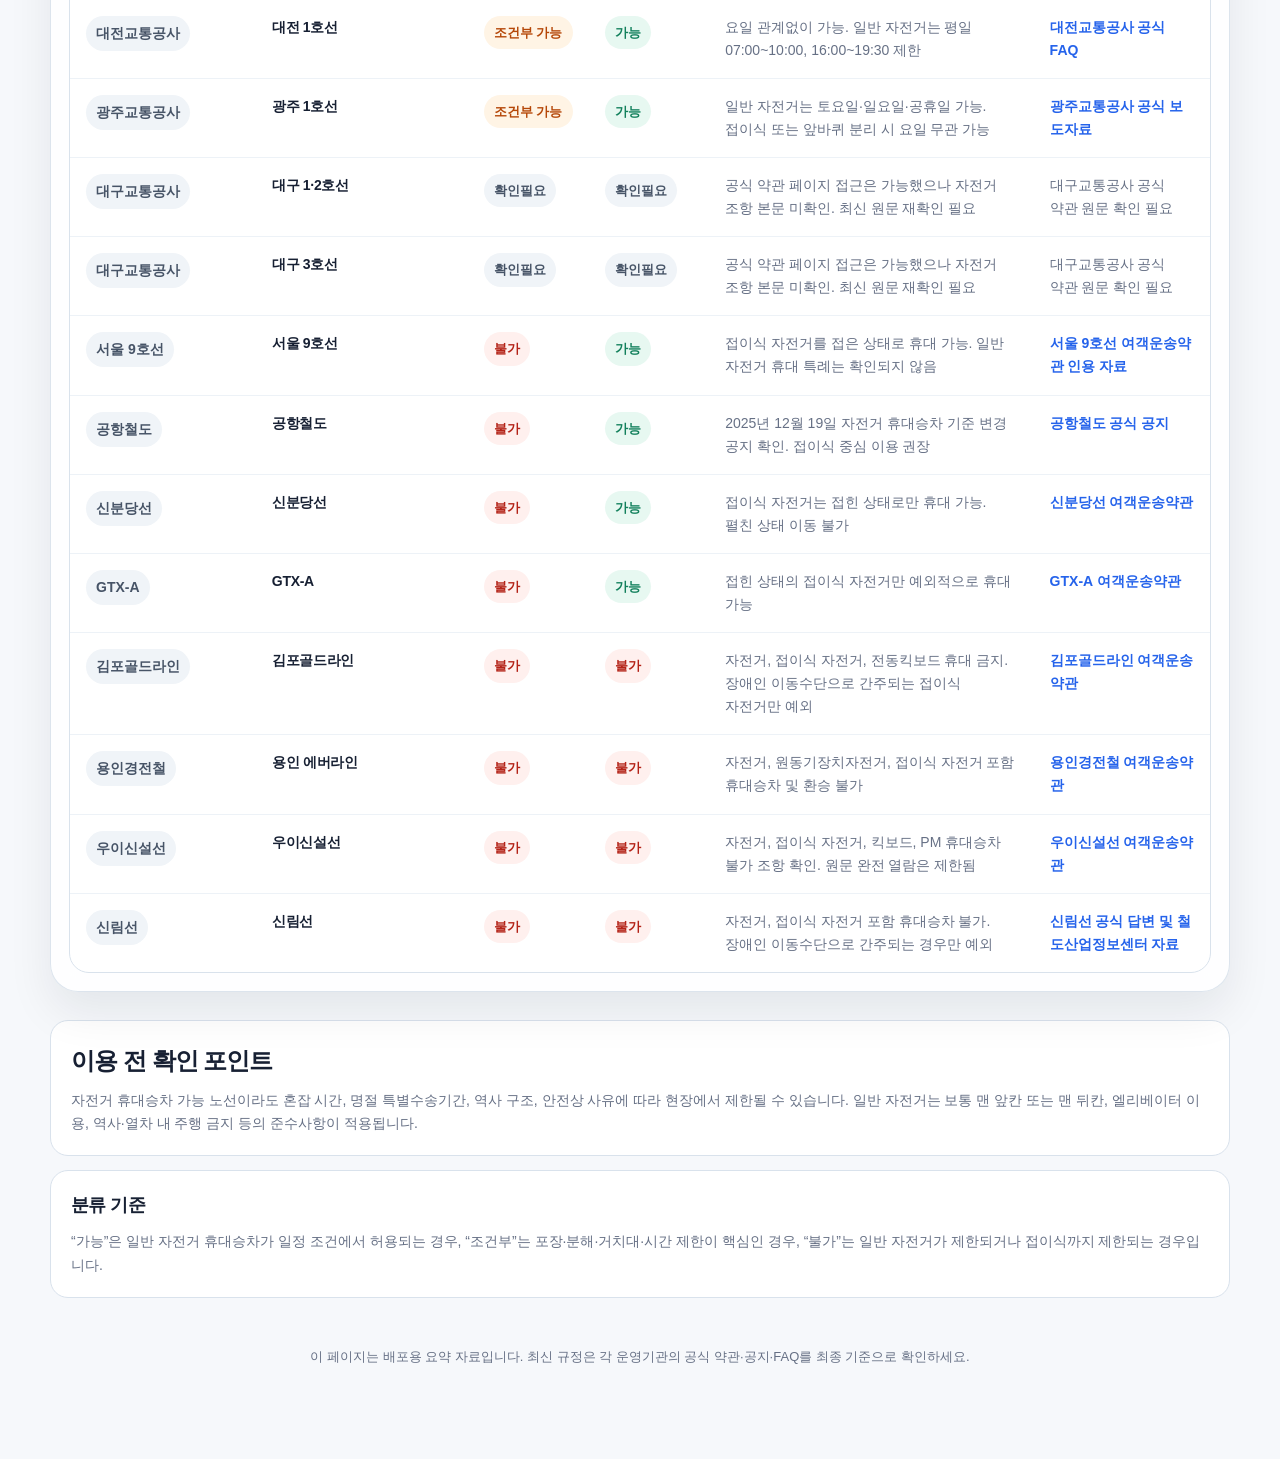
<file: app/bicycle_transport/index.html>
<!doctype html>
<html lang="ko">
<head>
  <meta charset="utf-8" />
  <meta name="viewport" content="width=device-width, initial-scale=1" />
  <title>자전거 휴대승차 가능 여부 | 공식 규약 기준</title>
  <meta name="description" content="철도·도시철도·경전철 노선 및 수단별 자전거 휴대승차 가능 여부를 공식 규약과 공지 기준으로 정리한 배포용 페이지입니다." />
  <style>
    :root {
      --bg: #f6f8fb;
      --surface: #ffffff;
      --surface-soft: #f0f4f8;
      --text: #172033;
      --muted: #667085;
      --line: #d9e2ec;
      --primary: #2563eb;
      --primary-dark: #1e40af;
      --green: #12805c;
      --green-bg: #e7f8f1;
      --orange: #b54708;
      --orange-bg: #fff4e5;
      --red: #b42318;
      --red-bg: #fff0ee;
      --blue-bg: #eef4ff;
      --shadow: 0 20px 45px rgba(15, 23, 42, 0.08);
      --radius-lg: 28px;
      --radius-md: 18px;
      --radius-sm: 12px;
    }

    * { box-sizing: border-box; }

    body {
      margin: 0;
      font-family: -apple-system, BlinkMacSystemFont, "Segoe UI", Roboto, "Noto Sans KR", "Apple SD Gothic Neo", "Malgun Gothic", sans-serif;
      background:
        radial-gradient(circle at top left, rgba(37, 99, 235, 0.16), transparent 34rem),
        radial-gradient(circle at top right, rgba(18, 128, 92, 0.12), transparent 30rem),
        var(--bg);
      color: var(--text);
      line-height: 1.65;
    }

    a {
      color: var(--primary);
      text-decoration: none;
      font-weight: 700;
    }

    a:hover { text-decoration: underline; }

    .page {
      width: min(1180px, calc(100% - 32px));
      margin: 0 auto;
      padding: 48px 0 72px;
    }

    .hero {
      display: grid;
      grid-template-columns: 1.25fr 0.75fr;
      gap: 28px;
      align-items: stretch;
      margin-bottom: 28px;
    }

    .hero-main,
    .hero-side,
    .panel {
      background: rgba(255, 255, 255, 0.86);
      border: 1px solid rgba(217, 226, 236, 0.9);
      box-shadow: var(--shadow);
      backdrop-filter: blur(12px);
      border-radius: var(--radius-lg);
    }

    .hero-main {
      padding: 38px;
      position: relative;
      overflow: hidden;
    }

    .hero-main::after {
      content: "";
      position: absolute;
      right: -80px;
      top: -80px;
      width: 240px;
      height: 240px;
      border-radius: 999px;
      background: linear-gradient(135deg, rgba(37, 99, 235, 0.18), rgba(18, 128, 92, 0.12));
    }

    .eyebrow {
      display: inline-flex;
      align-items: center;
      gap: 8px;
      padding: 8px 12px;
      border-radius: 999px;
      background: var(--blue-bg);
      color: var(--primary-dark);
      font-size: 13px;
      font-weight: 800;
      letter-spacing: -0.01em;
    }

    h1 {
      margin: 18px 0 14px;
      font-size: clamp(32px, 5vw, 56px);
      line-height: 1.08;
      letter-spacing: -0.055em;
    }

    .lead {
      max-width: 760px;
      margin: 0;
      color: var(--muted);
      font-size: 18px;
      letter-spacing: -0.01em;
    }

    .hero-side {
      padding: 28px;
      display: flex;
      flex-direction: column;
      justify-content: space-between;
      gap: 20px;
    }

    .date-card {
      padding: 20px;
      background: var(--surface-soft);
      border-radius: 22px;
    }

    .date-card strong {
      display: block;
      font-size: 28px;
      line-height: 1.2;
      letter-spacing: -0.04em;
    }

    .date-card span {
      display: block;
      margin-top: 6px;
      color: var(--muted);
      font-size: 14px;
    }

    .legend {
      display: grid;
      gap: 10px;
    }

    .legend-item {
      display: flex;
      align-items: center;
      gap: 10px;
      font-size: 14px;
      color: var(--muted);
    }

    .dot {
      width: 10px;
      height: 10px;
      border-radius: 999px;
      display: inline-block;
      flex: 0 0 auto;
    }

    .dot.green { background: var(--green); }
    .dot.orange { background: var(--orange); }
    .dot.red { background: var(--red); }

    .summary-grid {
      display: grid;
      grid-template-columns: repeat(4, 1fr);
      gap: 16px;
      margin: 28px 0;
    }

    .summary-card {
      padding: 22px;
      background: var(--surface);
      border: 1px solid var(--line);
      border-radius: var(--radius-md);
      box-shadow: 0 14px 28px rgba(15, 23, 42, 0.05);
    }

    .summary-card .num {
      font-size: 34px;
      line-height: 1;
      font-weight: 900;
      letter-spacing: -0.04em;
    }

    .summary-card .label {
      margin-top: 8px;
      color: var(--muted);
      font-size: 14px;
    }

    .toolbar {
      display: flex;
      gap: 12px;
      align-items: center;
      justify-content: space-between;
      margin-bottom: 16px;
      flex-wrap: wrap;
    }

    .search {
      flex: 1 1 320px;
      display: flex;
      align-items: center;
      gap: 10px;
      padding: 12px 16px;
      background: var(--surface);
      border: 1px solid var(--line);
      border-radius: 999px;
      box-shadow: 0 8px 22px rgba(15, 23, 42, 0.04);
    }

    .search input {
      width: 100%;
      border: 0;
      outline: 0;
      font: inherit;
      background: transparent;
      color: var(--text);
    }

    .chips {
      display: flex;
      gap: 8px;
      flex-wrap: wrap;
    }

    .chip {
      border: 1px solid var(--line);
      background: var(--surface);
      color: var(--muted);
      border-radius: 999px;
      padding: 10px 14px;
      font-size: 14px;
      font-weight: 800;
      cursor: pointer;
      transition: 0.18s ease;
    }

    .chip:hover,
    .chip.active {
      border-color: rgba(37, 99, 235, 0.3);
      background: var(--blue-bg);
      color: var(--primary-dark);
    }

    .panel {
      padding: 18px;
      overflow: hidden;
    }

    .table-wrap {
      overflow-x: auto;
      border-radius: 20px;
      border: 1px solid var(--line);
      background: var(--surface);
    }

    table {
      width: 100%;
      border-collapse: collapse;
      min-width: 1040px;
      font-size: 14px;
    }

    thead th {
      position: sticky;
      top: 0;
      z-index: 1;
      background: #f8fafc;
      color: #475467;
      text-align: left;
      padding: 15px 16px;
      border-bottom: 1px solid var(--line);
      font-size: 13px;
      letter-spacing: -0.01em;
      white-space: nowrap;
    }

    tbody td {
      padding: 16px;
      border-bottom: 1px solid #edf2f7;
      vertical-align: top;
    }

    tbody tr:last-child td { border-bottom: 0; }
    tbody tr:hover { background: #fbfdff; }

    .category {
      display: inline-flex;
      padding: 6px 10px;
      border-radius: 999px;
      background: var(--surface-soft);
      color: #475467;
      font-weight: 800;
      white-space: nowrap;
    }

    .route {
      font-weight: 900;
      letter-spacing: -0.02em;
    }

    .status {
      display: inline-flex;
      align-items: center;
      gap: 6px;
      padding: 6px 10px;
      border-radius: 999px;
      font-weight: 900;
      white-space: nowrap;
      font-size: 13px;
    }

    .status.ok { color: var(--green); background: var(--green-bg); }
    .status.conditional { color: var(--orange); background: var(--orange-bg); }
    .status.no { color: var(--red); background: var(--red-bg); }
    .status.check { color: #475467; background: var(--surface-soft); }

    .note {
      color: var(--muted);
      word-break: keep-all;
    }

    .source-list {
      display: grid;
      gap: 14px;
      margin-top: 28px;
    }

    .source-card {
      background: var(--surface);
      border: 1px solid var(--line);
      border-radius: var(--radius-md);
      padding: 20px;
    }

    .source-card h3 {
      margin: 0 0 10px;
      font-size: 18px;
      letter-spacing: -0.03em;
    }

    .source-card p {
      margin: 0;
      color: var(--muted);
      font-size: 14px;
    }

    .footer {
      margin-top: 28px;
      padding: 20px;
      color: var(--muted);
      font-size: 13px;
      text-align: center;
    }

    .mobile-cards { display: none; }

    @media (max-width: 880px) {
      .page { width: min(100% - 24px, 720px); padding-top: 28px; }
      .hero { grid-template-columns: 1fr; }
      .hero-main, .hero-side { padding: 24px; border-radius: 24px; }
      .summary-grid { grid-template-columns: repeat(2, 1fr); }
      .panel { padding: 14px; }
      .table-wrap { display: none; }
      .mobile-cards {
        display: grid;
        gap: 12px;
      }
      .mobile-card {
        border: 1px solid var(--line);
        border-radius: 20px;
        padding: 18px;
        background: var(--surface);
      }
      .mobile-card-top {
        display: flex;
        justify-content: space-between;
        gap: 12px;
        align-items: flex-start;
        margin-bottom: 12px;
      }
      .mobile-card h3 {
        margin: 8px 0 0;
        font-size: 18px;
        line-height: 1.35;
        letter-spacing: -0.03em;
      }
      .mobile-statuses {
        display: flex;
        flex-wrap: wrap;
        gap: 8px;
        margin: 14px 0;
      }
      .mobile-card p {
        margin: 0 0 10px;
        color: var(--muted);
        font-size: 14px;
      }
    }

    @media (max-width: 520px) {
      .summary-grid { grid-template-columns: 1fr; }
      h1 { font-size: 34px; }
      .lead { font-size: 16px; }
      .toolbar { align-items: stretch; }
      .chips { width: 100%; }
      .chip { flex: 1 1 auto; }
    }

    @media print {
      body { background: white; }
      .hero-main, .hero-side, .panel, .summary-card, .source-card { box-shadow: none; }
      .toolbar { display: none; }
      .table-wrap { display: block; overflow: visible; }
      table { min-width: 0; font-size: 11px; }
      .mobile-cards { display: none; }
      a { color: #111827; text-decoration: none; }
    }
  </style>
</head>
<body>
  <main class="page">
    <section class="hero" aria-labelledby="page-title">
      <div class="hero-main">
        <span class="eyebrow">공식 규약·공지 기준</span>
        <h1 id="page-title">자전거 휴대승차<br />가능 여부 정리</h1>
        <p class="lead">철도, 도시철도, 경전철 등 노선 및 수단별 자전거 휴대승차 가능 여부를 운영기관의 공식 약관·공지·FAQ 기준으로 정리했습니다. 실제 이용 전에는 운행기관의 최신 안내를 한 번 더 확인하세요.</p>
      </div>
      <aside class="hero-side" aria-label="문서 정보">
        <div class="date-card">
          <strong>2026.05.12</strong>
          <span>확인 기준일</span>
        </div>
        <div class="legend" aria-label="상태 범례">
          <div class="legend-item"><span class="dot green"></span> 가능: 조건 충족 시 일반 이용 가능</div>
          <div class="legend-item"><span class="dot orange"></span> 조건부: 시간·포장·거치대 등 제한 있음</div>
          <div class="legend-item"><span class="dot red"></span> 불가: 일반 자전거 또는 접이식까지 제한</div>
        </div>
      </aside>
    </section>

    <section class="summary-grid" aria-label="요약 통계">
      <div class="summary-card">
        <div class="num">8</div>
        <div class="label">일반 자전거 가능 또는 조건부 가능 그룹</div>
      </div>
      <div class="summary-card">
        <div class="num">9</div>
        <div class="label">접이식 자전거 중심 허용 그룹</div>
      </div>
      <div class="summary-card">
        <div class="num">4</div>
        <div class="label">접이식 포함 제한 또는 사실상 불가 그룹</div>
      </div>
      <div class="summary-card">
        <div class="num">2</div>
        <div class="label">공식 원문 추가 확인 필요 그룹</div>
      </div>
    </section>

    <section class="panel" aria-labelledby="table-title">
      <div class="toolbar">
        <div class="search" role="search">
          <span aria-hidden="true">🔎</span>
          <input id="searchInput" type="search" placeholder="노선, 수단, 기관명으로 검색" aria-label="노선 검색" />
        </div>
        <div class="chips" aria-label="필터">
          <button class="chip active" data-filter="all">전체</button>
          <button class="chip" data-filter="가능">가능</button>
          <button class="chip" data-filter="조건부">조건부</button>
          <button class="chip" data-filter="불가">불가</button>
          <button class="chip" data-filter="확인필요">확인필요</button>
        </div>
      </div>

      <div class="table-wrap">
        <table id="rulesTable">
          <thead>
            <tr>
              <th>구분</th>
              <th>노선·수단</th>
              <th>일반 자전거</th>
              <th>접이식 자전거</th>
              <th>핵심 조건</th>
              <th>공식 근거</th>
            </tr>
          </thead>
          <tbody></tbody>
        </table>
      </div>

      <div class="mobile-cards" id="mobileCards"></div>
    </section>

    <section class="source-list" aria-labelledby="source-title">
      <div class="source-card">
        <h2 id="source-title" style="margin:0 0 8px; font-size:24px; letter-spacing:-0.04em;">이용 전 확인 포인트</h2>
        <p>자전거 휴대승차 가능 노선이라도 혼잡 시간, 명절 특별수송기간, 역사 구조, 안전상 사유에 따라 현장에서 제한될 수 있습니다. 일반 자전거는 보통 맨 앞칸 또는 맨 뒤칸, 엘리베이터 이용, 역사·열차 내 주행 금지 등의 준수사항이 적용됩니다.</p>
      </div>
      <div class="source-card">
        <h3>분류 기준</h3>
        <p>“가능”은 일반 자전거 휴대승차가 일정 조건에서 허용되는 경우, “조건부”는 포장·분해·거치대·시간 제한이 핵심인 경우, “불가”는 일반 자전거가 제한되거나 접이식까지 제한되는 경우입니다.</p>
      </div>
    </section>

    <footer class="footer">
      이 페이지는 배포용 요약 자료입니다. 최신 규정은 각 운영기관의 공식 약관·공지·FAQ를 최종 기준으로 확인하세요.
    </footer>
  </main>

  <script>
    const rules = [
      {
        category: "고속·일반열차",
        route: "KTX, ITX-새마을, ITX-마음, 새마을, 누리로, 무궁화 등 코레일 열차",
        normal: "조건부 가능",
        folding: "조건부 가능",
        condition: "접힌 상태의 접이식 자전거 또는 분해 후 전용가방 보관 시 예외적으로 가능",
        source: "코레일 여객운송약관 제22조",
        url: "https://www.korail.com/file/cubedata/COMMON/jfile/202504/18/2025041819647fb8f38770.pdf"
      },
      {
        category: "고속열차",
        route: "SRT",
        normal: "조건부 가능",
        folding: "조건부 가능",
        condition: "접거나 완전 분해 후 가방 보관 시 가능. 명절·출퇴근 등 혼잡 시 제한 가능",
        source: "SR 여객운송약관 및 공식 안내",
        url: "https://etk.srail.kr/cms/archive.do?pageId=TK0409910000"
      },
      {
        category: "코레일 광역철도",
        route: "수도권 1·3·4호선 코레일 구간, 경의중앙선, 수인분당선, 경강선, 동해선 등",
        normal: "조건부 가능",
        folding: "가능",
        condition: "일반 자전거는 토요일·일요일·공휴일 가능. 접이식은 접은 상태 기준",
        source: "코레일 공식 보도자료",
        url: "https://info.korail.com/info/selectBbsNttView.do?bbsNo=199&integrDeptCode=&key=911&nttNo=18336&pageIndex=38&searchCnd=all&searchCtgry=&searchKrwd="
      },
      {
        category: "코레일 광역철도 특례",
        route: "경춘선",
        normal: "조건부 가능",
        folding: "가능",
        condition: "주말·공휴일 가능. 평일 10:00~16:00 자전거 휴대 시범운영 구간 해당",
        source: "코레일 공식 보도자료",
        url: "https://info.korail.com/info/selectBbsNttView.do?bbsNo=199&integrDeptCode=&key=911&nttNo=18336&pageIndex=38&searchCnd=all&searchCtgry=&searchKrwd="
      },
      {
        category: "코레일 광역철도 제한",
        route: "서해선 소사~원시",
        normal: "불가",
        folding: "확인필요",
        condition: "일반 자전거는 요일·시간과 관계없이 휴대 불가. 접이식은 약관상 예외 가능성이 있으나 최신 원문 확인 권장",
        source: "코레일 공식 보도자료",
        url: "https://info.korail.com/info/selectBbsNttView.do?bbsNo=199&integrDeptCode=&key=911&nttNo=18336&pageIndex=38&searchCnd=all&searchCtgry=&searchKrwd="
      },
      {
        category: "서울교통공사",
        route: "서울 1~8호선 서울교통공사 구간",
        normal: "조건부 가능",
        folding: "가능",
        condition: "일반 자전거는 토요일·법정공휴일 가능. 맨 앞·뒤칸 이용 등 준수사항 적용",
        source: "서울교통공사 여객운송약관 인용 자료",
        url: "https://easylaw.go.kr/CSP/CnpClsMain.laf?ccfNo=2&cciNo=3&cnpClsNo=1&csmSeq=719&popMenu=ov"
      },
      {
        category: "서울 7호선 특례",
        route: "서울 7호선",
        normal: "조건부 가능",
        folding: "가능",
        condition: "평일 10:00~16:00 가능. 토요일·공휴일 가능. 타 노선 환승 제한 유의",
        source: "서울시 공식 안내",
        url: "https://mediahub.seoul.go.kr/archives/2000159"
      },
      {
        category: "인천교통공사",
        route: "인천 1호선, 서울 7호선 인천교통공사 구간",
        normal: "조건부 가능",
        folding: "가능",
        condition: "2호선을 제외한 공사 영업구간에서 토요일·법정공휴일 일반 자전거 허용",
        source: "인천교통공사 여객운송약관",
        url: "https://www.ictr.or.kr/main/railway/clause/clause_7th.jsp"
      },
      {
        category: "인천교통공사 제한",
        route: "인천 2호선",
        normal: "불가",
        folding: "가능",
        condition: "자전거 휴대 특례에서 2호선 제외. 접힌 상태의 접이식 자전거는 예외",
        source: "인천교통공사 여객운송약관",
        url: "https://www.ictr.or.kr/main/railway/clause/clause_7th.jsp"
      },
      {
        category: "부산교통공사",
        route: "부산 1·2·3·4호선",
        normal: "조건부 가능",
        folding: "가능",
        condition: "일반 자전거는 토요일·법정공휴일 또는 사장 지정일 가능. 접이식은 접은 상태 기준",
        source: "부산교통공사 여객운송약관",
        url: "https://work.humetro.busan.kr/homepage/default/page/subLocation.do?menu_no=1001010504"
      },
      {
        category: "대전교통공사",
        route: "대전 1호선",
        normal: "조건부 가능",
        folding: "가능",
        condition: "요일 관계없이 가능. 일반 자전거는 평일 07:00~10:00, 16:00~19:30 제한",
        source: "대전교통공사 공식 FAQ",
        url: "https://www.djtc.kr/kor/board.do?bbsIdx=164&menuIdx=333"
      },
      {
        category: "광주교통공사",
        route: "광주 1호선",
        normal: "조건부 가능",
        folding: "가능",
        condition: "일반 자전거는 토요일·일요일·공휴일 가능. 접이식 또는 앞바퀴 분리 시 요일 무관 가능",
        source: "광주교통공사 공식 보도자료",
        url: "https://www.grtc.co.kr/subway/reportBoard/board/22/read/11460?page=40&query=%EC%97%AD%EC%82%AC"
      },
      {
        category: "대구교통공사",
        route: "대구 1·2호선",
        normal: "확인필요",
        folding: "확인필요",
        condition: "공식 약관 페이지 접근은 가능했으나 자전거 조항 본문 미확인. 최신 원문 재확인 필요",
        source: "대구교통공사 공식 약관 원문 확인 필요",
        url: "#"
      },
      {
        category: "대구교통공사",
        route: "대구 3호선",
        normal: "확인필요",
        folding: "확인필요",
        condition: "공식 약관 페이지 접근은 가능했으나 자전거 조항 본문 미확인. 최신 원문 재확인 필요",
        source: "대구교통공사 공식 약관 원문 확인 필요",
        url: "#"
      },
      {
        category: "서울 9호선",
        route: "서울 9호선",
        normal: "불가",
        folding: "가능",
        condition: "접이식 자전거를 접은 상태로 휴대 가능. 일반 자전거 휴대 특례는 확인되지 않음",
        source: "서울 9호선 여객운송약관 인용 자료",
        url: "https://m.easylaw.go.kr/MOB/CsmInfoRetrieve.laf?ccfNo=2&cciNo=3&cnpClsNo=1&csmSeq=719"
      },
      {
        category: "공항철도",
        route: "공항철도",
        normal: "불가",
        folding: "가능",
        condition: "2025년 12월 19일 자전거 휴대승차 기준 변경 공지 확인. 접이식 중심 이용 권장",
        source: "공항철도 공식 공지",
        url: "https://www.arex.or.kr/contentView.do?contentNo=CT202512190000000001&etcNo=&menuNo=MN202602270000000003"
      },
      {
        category: "신분당선",
        route: "신분당선",
        normal: "불가",
        folding: "가능",
        condition: "접이식 자전거는 접힌 상태로만 휴대 가능. 펼친 상태 이동 불가",
        source: "신분당선 여객운송약관",
        url: "https://www.shinbundang.co.kr/policy/policy1.jsp"
      },
      {
        category: "GTX-A",
        route: "GTX-A",
        normal: "불가",
        folding: "가능",
        condition: "접힌 상태의 접이식 자전거만 예외적으로 휴대 가능",
        source: "GTX-A 여객운송약관",
        url: "https://www.gtx-a.com/transitTC.do"
      },
      {
        category: "김포골드라인",
        route: "김포골드라인",
        normal: "불가",
        folding: "불가",
        condition: "자전거, 접이식 자전거, 전동킥보드 휴대 금지. 장애인 이동수단으로 간주되는 접이식 자전거만 예외",
        source: "김포골드라인 여객운송약관",
        url: "https://gimpogoldline.com/?page_id=1039"
      },
      {
        category: "용인경전철",
        route: "용인 에버라인",
        normal: "불가",
        folding: "불가",
        condition: "자전거, 원동기장치자전거, 접이식 자전거 포함 휴대승차 및 환승 불가",
        source: "용인경전철 여객운송약관",
        url: "https://ever-line.co.kr/page/?M2_IDX=28981"
      },
      {
        category: "우이신설선",
        route: "우이신설선",
        normal: "불가",
        folding: "불가",
        condition: "자전거, 접이식 자전거, 킥보드, PM 휴대승차 불가 조항 확인. 원문 완전 열람은 제한됨",
        source: "우이신설선 여객운송약관",
        url: "https://www.ui-line.com/html/clause.php"
      },
      {
        category: "신림선",
        route: "신림선",
        normal: "불가",
        folding: "불가",
        condition: "자전거, 접이식 자전거 포함 휴대승차 불가. 장애인 이동수단으로 간주되는 경우만 예외",
        source: "신림선 공식 답변 및 철도산업정보센터 자료",
        url: "https://sillimlrt.com/site/kr/html/sub02/020103.html?GotoPage=1&mode=V&no=dcf7653c15b7a439e1a007beac7381b6"
      }
    ];

    const tbody = document.querySelector('#rulesTable tbody');
    const mobileCards = document.querySelector('#mobileCards');
    const searchInput = document.querySelector('#searchInput');
    const chips = document.querySelectorAll('.chip');
    let activeFilter = 'all';

    function statusClass(value) {
      if (value.includes('가능') && !value.includes('조건부') && !value.includes('확인')) return 'ok';
      if (value.includes('조건부')) return 'conditional';
      if (value.includes('불가')) return 'no';
      return 'check';
    }

    function filterState(row) {
      const joined = [row.normal, row.folding].join(' ');
      if (joined.includes('확인필요')) return '확인필요';
      if (row.normal.includes('불가') && row.folding.includes('불가')) return '불가';
      if (joined.includes('조건부')) return '조건부';
      if (joined.includes('가능')) return '가능';
      return '확인필요';
    }

    function statusLabel(value) {
      return `<span class="status ${statusClass(value)}">${value}</span>`;
    }

    function sourceLink(row) {
      if (!row.url || row.url === '#') return `<span class="note">${row.source}</span>`;
      return `<a href="${row.url}" target="_blank" rel="noopener noreferrer">${row.source}</a>`;
    }

    function matches(row) {
      const keyword = searchInput.value.trim().toLowerCase();
      const text = Object.values(row).join(' ').toLowerCase();
      const searchOk = !keyword || text.includes(keyword);
      const filterOk = activeFilter === 'all' || filterState(row) === activeFilter || row.normal.includes(activeFilter) || row.folding.includes(activeFilter);
      return searchOk && filterOk;
    }

    function render() {
      const rows = rules.filter(matches);
      tbody.innerHTML = rows.map(row => `
        <tr>
          <td><span class="category">${row.category}</span></td>
          <td><div class="route">${row.route}</div></td>
          <td>${statusLabel(row.normal)}</td>
          <td>${statusLabel(row.folding)}</td>
          <td class="note">${row.condition}</td>
          <td>${sourceLink(row)}</td>
        </tr>
      `).join('');

      mobileCards.innerHTML = rows.map(row => `
        <article class="mobile-card">
          <div class="mobile-card-top">
            <div>
              <span class="category">${row.category}</span>
              <h3>${row.route}</h3>
            </div>
          </div>
          <div class="mobile-statuses">
            <span>일반 ${statusLabel(row.normal)}</span>
            <span>접이식 ${statusLabel(row.folding)}</span>
          </div>
          <p>${row.condition}</p>
          <p>근거: ${sourceLink(row)}</p>
        </article>
      `).join('');
    }

    searchInput.addEventListener('input', render);
    chips.forEach(chip => {
      chip.addEventListener('click', () => {
        chips.forEach(item => item.classList.remove('active'));
        chip.classList.add('active');
        activeFilter = chip.dataset.filter;
        render();
      });
    });

    render();
  </script>
</body>
</html>
</file>
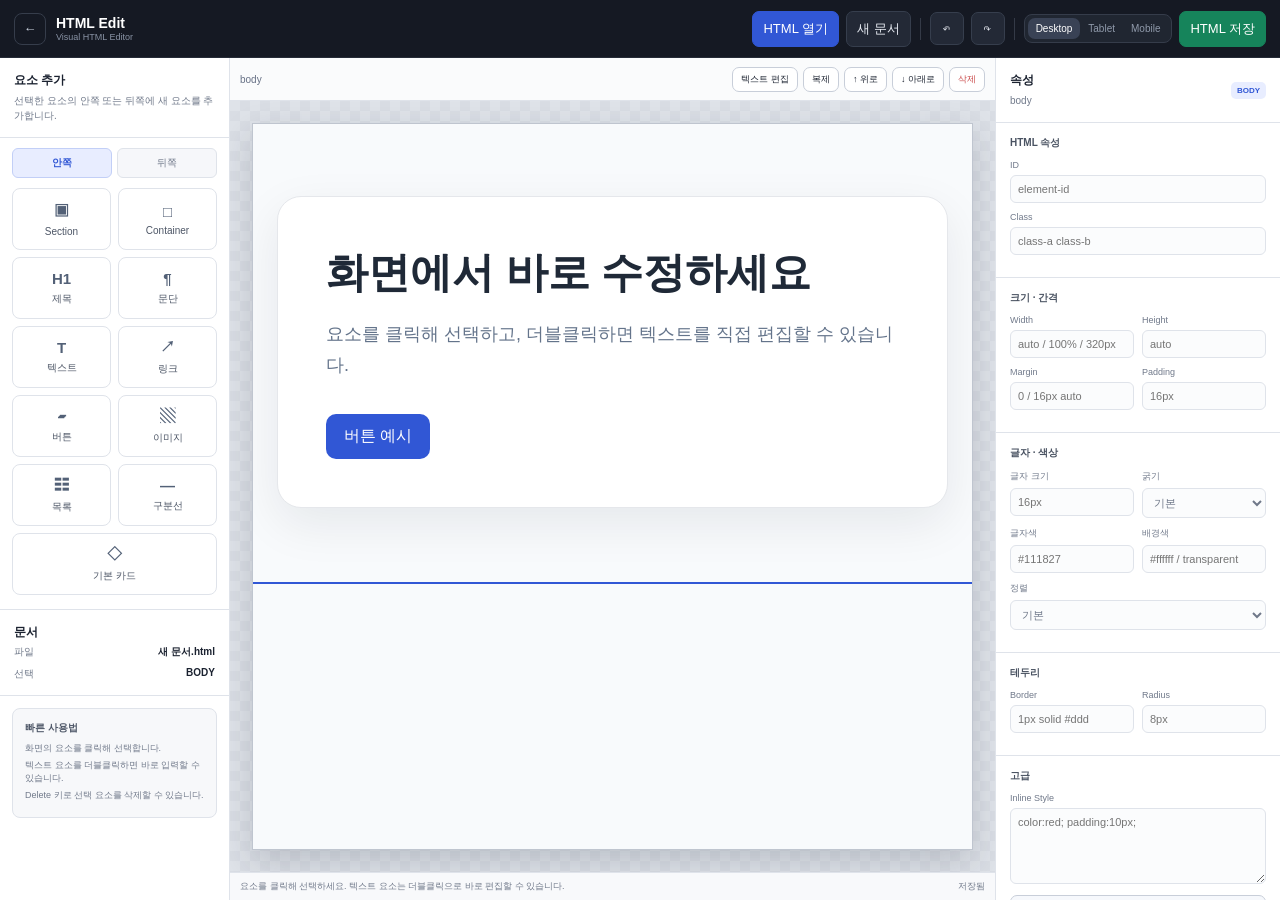
<file: app/htmledit/index.html>
<!doctype html>
<html lang="ko">
<head>
  <meta charset="utf-8">
  <meta name="viewport" content="width=device-width,initial-scale=1">
  <meta name="description" content="HTML 파일을 브라우저에서 불러와 화면을 직접 클릭하며 수정하는 비주얼 HTML 편집기">
  <title>HTML Edit · Visual HTML Editor</title>
  <link rel="stylesheet" href="./style.css">
</head>
<body>
  <div class="app">
    <header class="topbar">
      <div class="brand">
        <a class="back" href="../" title="Application Launcher">←</a>
        <div>
          <strong>HTML Edit</strong>
          <span>Visual HTML Editor</span>
        </div>
      </div>

      <div class="top-actions">
        <label class="btn primary file-btn">HTML 열기
          <input id="htmlFileInput" type="file" accept=".html,.htm,text/html" hidden>
        </label>
        <button id="newBtn" class="btn">새 문서</button>
        <span class="separator"></span>
        <button id="undoBtn" class="btn icon-btn" title="실행 취소">↶</button>
        <button id="redoBtn" class="btn icon-btn" title="다시 실행">↷</button>
        <span class="separator"></span>
        <div class="device-switch" aria-label="미리보기 크기">
          <button class="device active" data-width="100%">Desktop</button>
          <button class="device" data-width="768px">Tablet</button>
          <button class="device" data-width="390px">Mobile</button>
        </div>
        <button id="downloadBtn" class="btn success">HTML 저장</button>
      </div>
    </header>

    <main class="workspace">
      <aside class="sidebar left-panel">
        <section class="panel-section intro">
          <h2>요소 추가</h2>
          <p>선택한 요소의 안쪽 또는 뒤쪽에 새 요소를 추가합니다.</p>
        </section>

        <div class="insert-mode">
          <button data-insert="inside" class="insert-option active">안쪽</button>
          <button data-insert="after" class="insert-option">뒤쪽</button>
        </div>

        <section class="element-grid">
          <button class="element-btn" data-add="section"><span>▣</span>Section</button>
          <button class="element-btn" data-add="div"><span>□</span>Container</button>
          <button class="element-btn" data-add="h1"><span>H1</span>제목</button>
          <button class="element-btn" data-add="p"><span>¶</span>문단</button>
          <button class="element-btn" data-add="span"><span>T</span>텍스트</button>
          <button class="element-btn" data-add="a"><span>↗</span>링크</button>
          <button class="element-btn" data-add="button"><span>▰</span>버튼</button>
          <button class="element-btn" data-add="img"><span>▧</span>이미지</button>
          <button class="element-btn" data-add="ul"><span>☷</span>목록</button>
          <button class="element-btn" data-add="hr"><span>—</span>구분선</button>
          <button class="element-btn wide" data-add="card"><span>◇</span>기본 카드</button>
        </section>

        <section class="panel-section">
          <h2>문서</h2>
          <div class="doc-info">
            <div><span>파일</span><strong id="fileName">새 문서.html</strong></div>
            <div><span>선택</span><strong id="selectedSummary">BODY</strong></div>
          </div>
        </section>

        <section class="tips">
          <strong>빠른 사용법</strong>
          <p>화면의 요소를 클릭해 선택합니다.</p>
          <p>텍스트 요소를 더블클릭하면 바로 입력할 수 있습니다.</p>
          <p>Delete 키로 선택 요소를 삭제할 수 있습니다.</p>
        </section>
      </aside>

      <section class="editor-area">
        <div class="editor-toolbar">
          <div id="breadcrumb" class="breadcrumb">html › body</div>
          <div class="toolbar-actions">
            <button id="editTextBtn" class="mini-btn">텍스트 편집</button>
            <button id="duplicateBtn" class="mini-btn">복제</button>
            <button id="moveUpBtn" class="mini-btn">↑ 위로</button>
            <button id="moveDownBtn" class="mini-btn">↓ 아래로</button>
            <button id="deleteBtn" class="mini-btn danger">삭제</button>
          </div>
        </div>

        <div id="stage" class="stage">
          <div id="frameShell" class="frame-shell">
            <iframe
              id="previewFrame"
              title="HTML 미리보기"
              sandbox="allow-same-origin"
            ></iframe>
          </div>
        </div>

        <div class="statusbar">
          <span id="statusText">HTML 파일을 열거나 새 문서에서 시작하세요.</span>
          <span id="changeState">저장됨</span>
        </div>
      </section>

      <aside class="sidebar inspector">
        <section class="panel-section inspector-head">
          <div>
            <h2>속성</h2>
            <p id="elementPath">body</p>
          </div>
          <span id="tagBadge" class="tag-badge">BODY</span>
        </section>

        <div class="inspector-scroll">
          <section id="textSection" class="control-section">
            <h3>내용</h3>
            <label>텍스트
              <textarea id="textContent" rows="4" placeholder="선택 요소의 텍스트"></textarea>
            </label>
          </section>

          <section class="control-section">
            <h3>HTML 속성</h3>
            <label>ID<input id="attrId" type="text" placeholder="element-id"></label>
            <label>Class<input id="attrClass" type="text" placeholder="class-a class-b"></label>
            <label id="hrefRow">링크 URL<input id="attrHref" type="text" placeholder="https://..."></label>
            <label id="srcRow">이미지 URL<input id="attrSrc" type="text" placeholder="https://..."></label>
            <label id="altRow">대체 텍스트<input id="attrAlt" type="text" placeholder="이미지 설명"></label>
            <label id="imageUploadRow" class="image-upload">이미지 파일
              <input id="imageFileInput" type="file" accept="image/*">
              <small>이미지는 HTML 안에 Data URL로 포함됩니다.</small>
            </label>
          </section>

          <section class="control-section">
            <h3>크기 · 간격</h3>
            <div class="two-col">
              <label>Width<input id="styleWidth" type="text" placeholder="auto / 100% / 320px"></label>
              <label>Height<input id="styleHeight" type="text" placeholder="auto"></label>
              <label>Margin<input id="styleMargin" type="text" placeholder="0 / 16px auto"></label>
              <label>Padding<input id="stylePadding" type="text" placeholder="16px"></label>
            </div>
          </section>

          <section class="control-section">
            <h3>글자 · 색상</h3>
            <div class="two-col">
              <label>글자 크기<input id="styleFontSize" type="text" placeholder="16px"></label>
              <label>굵기
                <select id="styleFontWeight">
                  <option value="">기본</option>
                  <option value="400">Regular</option>
                  <option value="500">Medium</option>
                  <option value="600">Semi Bold</option>
                  <option value="700">Bold</option>
                  <option value="800">Extra Bold</option>
                </select>
              </label>
              <label>글자색<input id="styleColor" type="text" placeholder="#111827"></label>
              <label>배경색<input id="styleBackground" type="text" placeholder="#ffffff / transparent"></label>
            </div>
            <label>정렬
              <select id="styleTextAlign">
                <option value="">기본</option>
                <option value="left">왼쪽</option>
                <option value="center">가운데</option>
                <option value="right">오른쪽</option>
                <option value="justify">양쪽</option>
              </select>
            </label>
          </section>

          <section class="control-section">
            <h3>테두리</h3>
            <div class="two-col">
              <label>Border<input id="styleBorder" type="text" placeholder="1px solid #ddd"></label>
              <label>Radius<input id="styleRadius" type="text" placeholder="8px"></label>
            </div>
          </section>

          <section class="control-section">
            <h3>고급</h3>
            <label>Inline Style
              <textarea id="rawStyle" rows="5" placeholder="color:red; padding:10px;"></textarea>
            </label>
            <button id="applyRawStyleBtn" class="full-btn">Inline Style 적용</button>
          </section>
        </div>
      </aside>
    </main>

    <div id="toastRoot" class="toast-root"></div>
  </div>

  <script src="./app.js"></script>
</body>
</html>
</file>
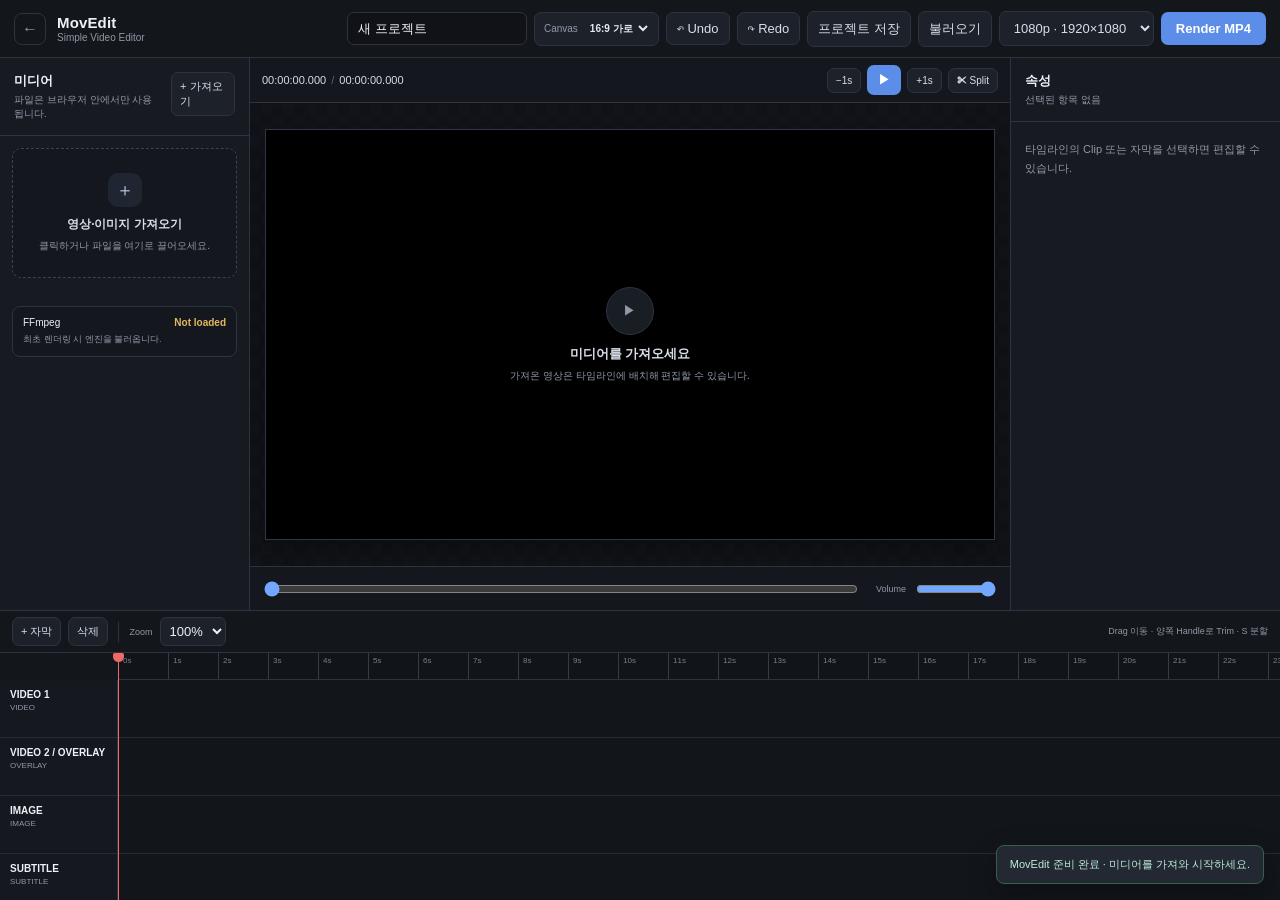
<file: app/movedit/index.html>
<!doctype html>
<html lang="ko">
<head>
  <meta charset="utf-8">
  <meta name="viewport" content="width=device-width,initial-scale=1">
  <meta name="description" content="브라우저에서 동영상을 자르고, 이어붙이고, 이미지와 자막을 올려 MP4로 렌더링하는 가벼운 비파괴 편집기">
  <meta name="theme-color" content="#111318">
  <title>MovEdit · Simple Video Editor</title>
  <script type="module" crossorigin src="./bundle/index-IGWBwacV.js"></script>
  <link rel="stylesheet" crossorigin href="./bundle/index-B9f2KhJm.css">
</head>
<body>
  <div class="app-shell">
    <header class="topbar">
      <div class="brand">
        <a class="back-link" href="../" title="Application Launcher로 돌아가기">←</a>
        <div>
          <div class="brand-title">MovEdit</div>
          <div class="brand-sub">Simple Video Editor</div>
        </div>
      </div>
      <div class="top-actions">
        <input id="projectName" class="project-name" value="새 프로젝트" aria-label="프로젝트명">
        <label class="aspect-control" title="프로젝트 화면 비율">
          <span>Canvas</span>
          <select id="aspectRatioSelect" aria-label="캔버스 화면 비율">
            <option value="16:9">16:9 가로</option>
            <option value="9:16">9:16 세로</option>
          </select>
        </label>
        <button id="undoBtn" class="tool-btn" title="실행 취소 (Ctrl/Cmd+Z)">↶ Undo</button>
        <button id="redoBtn" class="tool-btn" title="다시 실행 (Ctrl/Cmd+Shift+Z)">↷ Redo</button>
        <button id="saveProjectBtn" class="tool-btn">프로젝트 저장</button>
        <label class="tool-btn file-label">불러오기<input id="projectFileInput" type="file" accept=".json,application/json" hidden></label>
        <button id="renderBtn" class="primary-btn">Render MP4</button>
      </div>
    </header>

    <main class="workspace">
      <aside class="panel media-panel">
        <div class="panel-head">
          <div>
            <h2>미디어</h2>
            <p>파일은 브라우저 안에서만 사용됩니다.</p>
          </div>
          <label class="small-btn file-label">+ 가져오기<input id="mediaInput" type="file" multiple accept="video/*,image/*" hidden></label>
        </div>
        <div id="dropZone" class="drop-zone">
          <div class="drop-icon">＋</div>
          <strong>영상·이미지 가져오기</strong>
          <span>클릭하거나 파일을 여기로 끌어오세요.</span>
        </div>
        <div id="mediaList" class="media-list"></div>
        <div class="engine-card">
          <div class="engine-row"><span>FFmpeg</span><strong id="engineStatus">Not loaded</strong></div>
          <p id="engineHint">최초 렌더링 시 엔진을 불러옵니다.</p>
        </div>
      </aside>

      <section class="editor-center">
        <div class="preview-panel">
          <div class="preview-toolbar">
            <div class="timecode"><span id="currentTime">00:00:00.000</span><span class="time-sep">/</span><span id="totalTime">00:00:00.000</span></div>
            <div class="preview-tools">
              <button id="prevBtn" class="icon-btn" title="-1초">−1s</button>
              <button id="playBtn" class="play-btn" title="재생/일시정지 (Space)">▶</button>
              <button id="nextBtn" class="icon-btn" title="+1초">+1s</button>
              <button id="splitBtn" class="icon-btn" title="Playhead에서 분할 (S)">✂ Split</button>
            </div>
          </div>
          <div id="previewStage" class="preview-stage">
            <canvas id="previewCanvas" width="960" height="540"></canvas>
            <div id="previewEmpty" class="preview-empty">
              <div class="preview-empty-icon">▶</div>
              <strong>미디어를 가져오세요</strong>
              <span>가져온 영상은 타임라인에 배치해 편집할 수 있습니다.</span>
            </div>
          </div>
          <div class="scrub-row">
            <input id="previewScrub" type="range" min="0" max="1000" value="0">
            <label>Volume <input id="masterVolume" type="range" min="0" max="1" value="1" step="0.05"></label>
          </div>
        </div>
      </section>

      <aside class="panel inspector-panel">
        <div class="panel-head">
          <div><h2>속성</h2><p id="selectionLabel">선택된 항목 없음</p></div>
        </div>
        <div id="inspectorEmpty" class="empty-inspector">타임라인의 Clip 또는 자막을 선택하면 편집할 수 있습니다.</div>
        <div id="clipInspector" class="inspector-form hidden">
          <div class="form-grid">
            <label>시작 <input id="clipStart" type="number" step="0.01" min="0"></label>
            <label>길이 <input id="clipDuration" type="number" step="0.01" min="0.05"></label>
            <label>Source In <input id="clipSourceIn" type="number" step="0.01" min="0"></label>
            <label>Source Out <input id="clipSourceOut" type="number" step="0.01" min="0"></label>
            <label>X <input id="clipX" type="number" step="1"></label>
            <label>Y <input id="clipY" type="number" step="1"></label>
            <label>Width <input id="clipWidth" type="number" step="1" min="1"></label>
            <label>Height <input id="clipHeight" type="number" step="1" min="1"></label>
            <label>Opacity <input id="clipOpacity" type="range" min="0" max="1" step="0.05"></label>
            <label>Volume <input id="clipVolume" type="range" min="0" max="1" step="0.05"></label>
          </div>
          <div class="inspector-section">
            <h3>다음 Clip 전환</h3>
            <label>Transition
              <select id="transitionType">
                <option value="none">None</option>
                <option value="fade">Fade</option>
                <option value="crossfade">Cross Fade</option>
                <option value="slideleft">Slide Left</option>
                <option value="slideright">Slide Right</option>
                <option value="wipeleft">Wipe Left</option>
                <option value="wiperight">Wipe Right</option>
              </select>
            </label>
            <label>Duration <input id="transitionDuration" type="number" min="0.1" max="2" step="0.05" value="0.5"></label>
          </div>
          <button id="deleteClipBtn" class="danger-btn">선택 Clip 삭제</button>
        </div>

        <div id="subtitleInspector" class="inspector-form hidden">
          <label>자막<textarea id="subtitleText" rows="4"></textarea></label>
          <div class="form-grid">
            <label>시작 <input id="subtitleStart" type="number" step="0.01" min="0"></label>
            <label>종료 <input id="subtitleEnd" type="number" step="0.01" min="0"></label>
            <label>글자 크기 <input id="subtitleFontSize" type="number" min="12" max="120"></label>
            <label>위치
              <select id="subtitlePosition">
                <option value="top">Top</option>
                <option value="center">Center</option>
                <option value="bottom">Bottom</option>
              </select>
            </label>
            <label>글자색 <input id="subtitleColor" type="color"></label>
            <label>배경색 <input id="subtitleBgColor" type="color"></label>
          </div>
          <label>배경 투명도 <input id="subtitleBgOpacity" type="range" min="0" max="1" step="0.05"></label>
          <button id="deleteSubtitleBtn" class="danger-btn">자막 삭제</button>
        </div>
      </aside>

      <div id="leftPanelResizer" class="workspace-resizer workspace-resizer-left" title="좌측 영역 크기 조절"></div>
      <div id="rightPanelResizer" class="workspace-resizer workspace-resizer-right" title="우측 영역 크기 조절"></div>
      <div id="timelinePanelResizer" class="workspace-resizer workspace-resizer-bottom" title="타임라인 높이 조절"></div>

      <section class="timeline-panel">
        <div class="timeline-head">
          <div class="timeline-actions">
            <button id="addSubtitleBtn" class="small-btn">+ 자막</button>
            <button id="deleteBtn" class="small-btn">삭제</button>
            <span class="divider"></span>
            <span class="zoom-label">Zoom</span>
            <select id="zoomSelect">
              <option value="25">25%</option>
              <option value="50">50%</option>
              <option value="100" selected>100%</option>
              <option value="200">200%</option>
            </select>
          </div>
          <div class="timeline-note">Drag 이동 · 양쪽 Handle로 Trim · S 분할</div>
        </div>
        <div id="timelineScroll" class="timeline-scroll">
          <div id="timeline" class="timeline">
            <div id="ruler" class="ruler"></div>
            <div id="playhead" class="playhead"><span></span></div>
            <div id="tracks" class="tracks"></div>
          </div>
        </div>
      </section>
    </main>
  </div>

  <div id="toastRoot" class="toast-root"></div>

  <div id="renderModal" class="modal hidden" role="dialog" aria-modal="true" aria-labelledby="renderTitle">
    <div class="modal-card">
      <div class="modal-icon">◫</div>
      <h2 id="renderTitle">Rendering Video</h2>
      <p id="renderMessage">렌더링 준비 중…</p>
      <div class="progress-track"><span id="renderProgress"></span></div>
      <div id="renderPercent" class="render-percent">처리 중</div>
      <div class="modal-actions">
        <button id="cancelRenderBtn" class="danger-outline-btn">Cancel</button>
      </div>
    </div>
  </div>

  <div id="resultModal" class="modal hidden" role="dialog" aria-modal="true">
    <div class="modal-card result-card">
      <h2>Render Complete</h2>
      <video id="resultVideo" controls></video>
      <div class="modal-actions">
        <button id="closeResultBtn" class="tool-btn">닫기</button>
        <a id="downloadResultBtn" class="primary-btn" download="movedit-output.mp4">MP4 저장</a>
      </div>
    </div>
  </div>

</body>
</html>
</file>
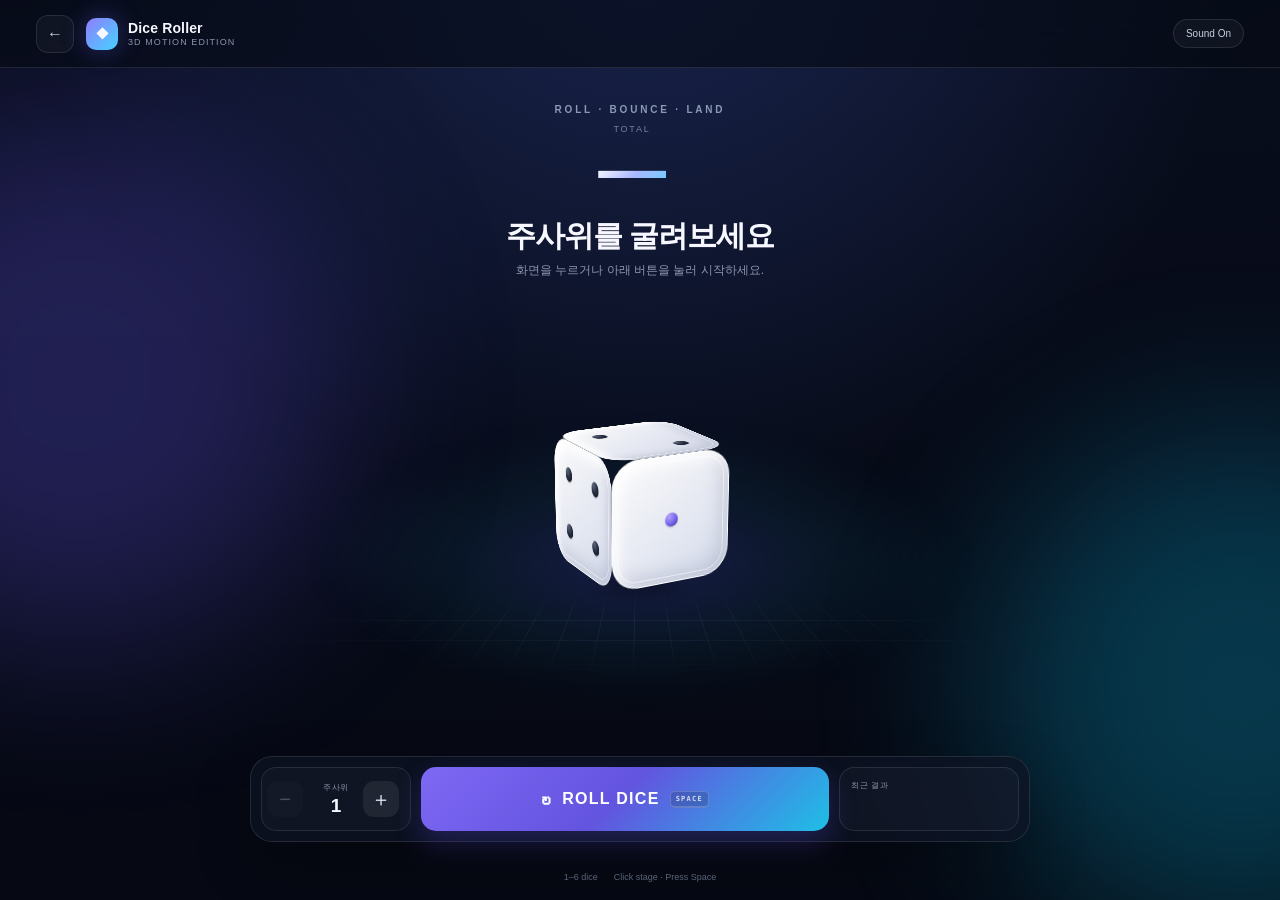
<file: app/dice/ver2/index.html>
<!doctype html>
<html lang="ko">
<head>
  <meta charset="utf-8">
  <meta name="viewport" content="width=device-width,initial-scale=1,viewport-fit=cover">
  <meta name="theme-color" content="#0b1020">
  <meta name="description" content="3D 주사위를 역동적인 모션으로 굴리는 브라우저 Dice Roller">
  <title>Dice Roller 3D</title>
  <link rel="stylesheet" href="./style.css">
</head>
<body>
  <div class="app-shell">
    <div class="ambient ambient-a"></div>
    <div class="ambient ambient-b"></div>

    <header class="topbar">
      <a class="back-link" href="../../" aria-label="Application Launcher로 돌아가기">←</a>
      <div class="brand">
        <span class="brand-mark">◆</span>
        <div>
          <strong>Dice Roller</strong>
          <small>3D Motion Edition</small>
        </div>
      </div>
      <button id="soundToggle" class="ghost-btn" type="button" aria-pressed="true" title="효과음 켜기/끄기">Sound On</button>
    </header>

    <main class="main">
      <section class="hero-copy" aria-live="polite">
        <p class="eyebrow">ROLL · BOUNCE · LAND</p>
        <div class="score-row">
          <div>
            <span class="score-label">TOTAL</span>
            <strong id="diceSum" class="score">—</strong>
          </div>
          <div id="resultChips" class="result-chips" aria-label="개별 주사위 결과"></div>
        </div>
        <h1 id="headline">주사위를 굴려보세요</h1>
        <p id="subline">화면을 누르거나 아래 버튼을 눌러 시작하세요.</p>
      </section>

      <section id="diceStage" class="dice-stage" aria-label="3D 주사위 영역">
        <div class="stage-glow"></div>
        <div id="diceContainer" class="dice-container"></div>
        <div class="floor-grid"></div>
      </section>

      <section class="control-dock">
        <div class="counter" aria-label="주사위 개수">
          <button id="decreaseDice" type="button" aria-label="주사위 줄이기">−</button>
          <div>
            <span>주사위</span>
            <strong id="diceCount">1</strong>
          </div>
          <button id="increaseDice" type="button" aria-label="주사위 늘리기">＋</button>
        </div>

        <button id="rollButton" class="roll-button" type="button">
          <span class="roll-icon">↻</span>
          <span>ROLL DICE</span>
          <kbd>SPACE</kbd>
        </button>

        <div class="history-box">
          <span>최근 결과</span>
          <div id="history" class="history" aria-label="최근 합계"></div>
        </div>
      </section>
    </main>

    <footer class="footer">
      <span>1–6 dice</span>
      <span>Click stage · Press Space</span>
    </footer>
  </div>

  <script src="./script.js"></script>
</body>
</html>
</file>
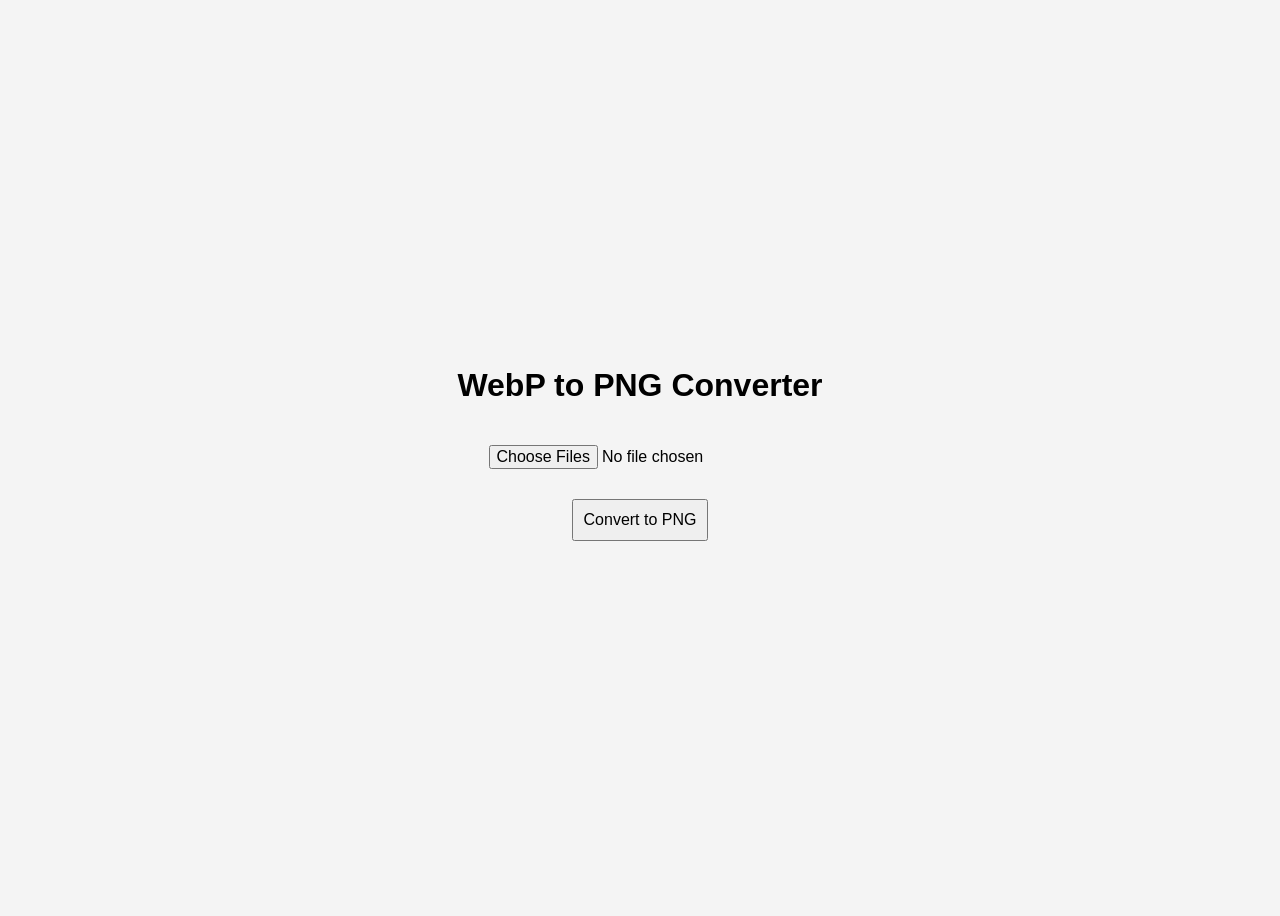
<file: app/convert/img2img.html>
<!DOCTYPE html>
<html lang="en">
<head>
    <meta charset="UTF-8">
    <meta name="viewport" content="width=device-width, initial-scale=1.0">
    <title>WebP to PNG Converter</title>
    <style>
        body {
            display: flex;
            flex-direction: column;
            align-items: center;
            justify-content: center;
            height: 100vh;
            background-color: #f4f4f4;
            font-family: Arial, sans-serif;
        }
        input, button {
            margin: 10px;
            padding: 10px;
            font-size: 16px;
        }
        .download-links {
            margin-top: 20px;
            display: flex;
            flex-direction: column;
            align-items: center;
        }
        img {
            margin-top: 20px;
            max-width: 100%;
            height: auto;
        }
    </style>
</head>
<body>
    <h1>WebP to PNG Converter</h1>
    <input type="file" id="webpInput" accept="image/webp" multiple>
    <button onclick="convertWebPToPNG()">Convert to PNG</button>
    <div id="downloadLinks" class="download-links"></div>

    <script>
        function convertWebPToPNG() {
            const input = document.getElementById('webpInput');
            const downloadLinks = document.getElementById('downloadLinks');
            downloadLinks.innerHTML = '';
            
            if (!input.files.length) {
                alert('Please select at least one WebP file.');
                return;
            }
            
            Array.from(input.files).forEach(file => {
                const reader = new FileReader();
                
                reader.onload = function(event) {
                    const img = new Image();
                    img.src = event.target.result;
                    img.onload = function() {
                        const canvas = document.createElement('canvas');
                        canvas.width = img.width;
                        canvas.height = img.height;
                        const ctx = canvas.getContext('2d');
                        ctx.drawImage(img, 0, 0);
                        
                        canvas.toBlob(function(blob) {
                            const url = URL.createObjectURL(blob);
                            const downloadLink = document.createElement('a');
                            downloadLink.href = url;
                            downloadLink.download = file.name.replace('.webp', '.png');
                            downloadLink.innerText = `Download ${file.name.replace('.webp', '.png')}`;
                            downloadLinks.appendChild(downloadLink);
                            downloadLinks.appendChild(document.createElement('br'));
                        }, 'image/png');
                    };
                };
                reader.readAsDataURL(file);
            });
        }
    </script>
</body>
</html>
</file>
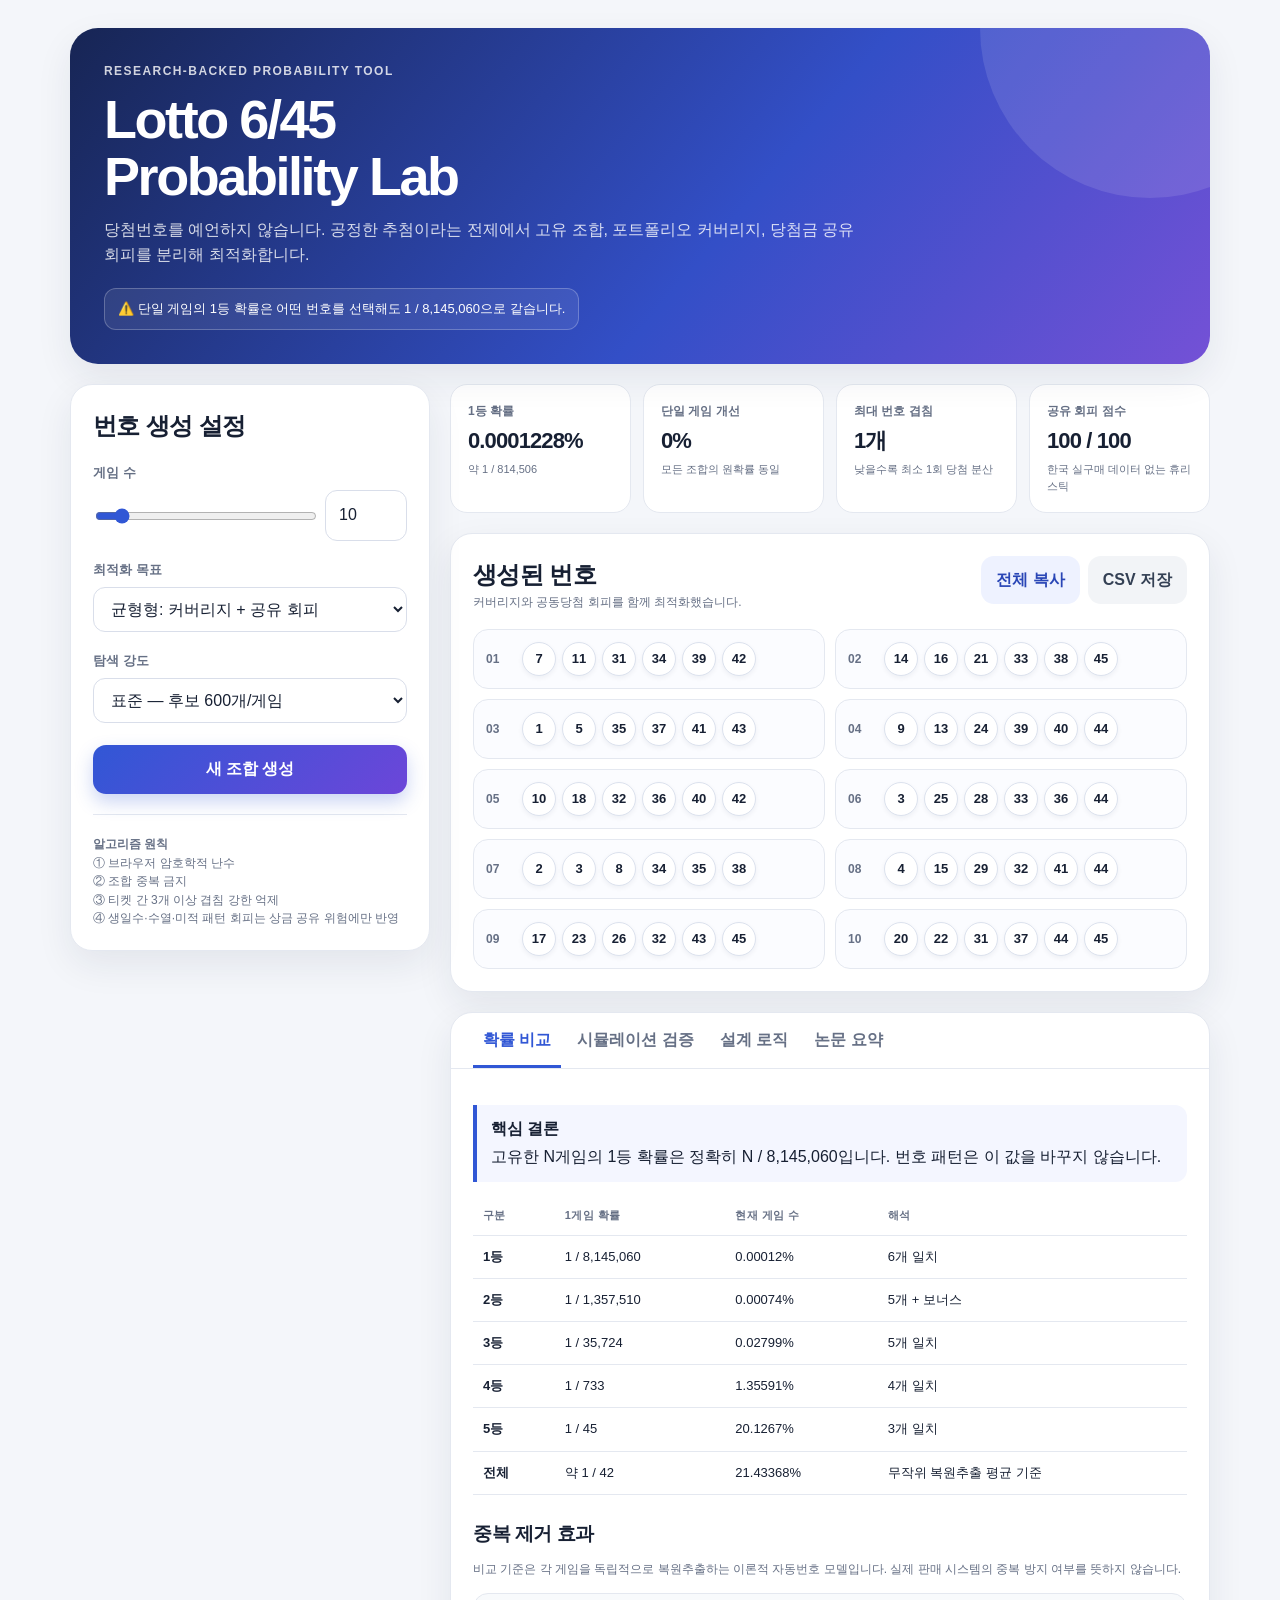
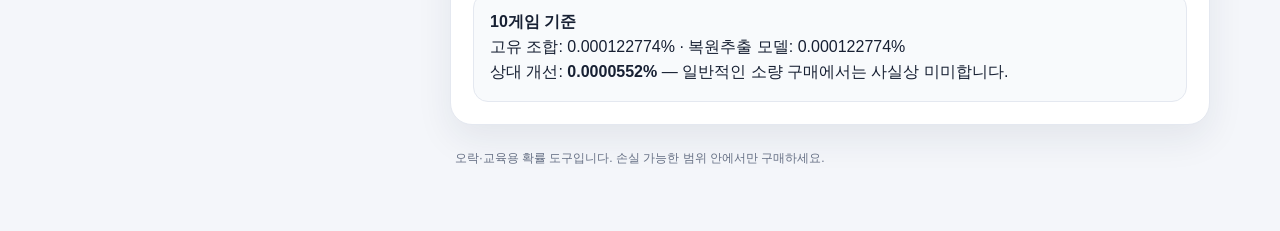
<file: app/lotto/lotto.html>
<!doctype html>
<html lang="ko">
<head>
<meta charset="utf-8">
<meta name="viewport" content="width=device-width, initial-scale=1">
<title>Lotto 6/45 Probability Lab</title>
<style>
:root{
  --bg:#f4f6fa; --panel:#ffffff; --ink:#172033; --muted:#667085;
  --line:#e4e8f0; --brand:#3157d5; --brand2:#6c46d9; --ok:#087f5b;
  --warn:#b54708; --danger:#b42318; --shadow:0 14px 36px rgba(22,34,66,.08);
}
*{box-sizing:border-box}
body{margin:0;background:var(--bg);color:var(--ink);font-family:Inter,ui-sans-serif,-apple-system,BlinkMacSystemFont,"Segoe UI",Roboto,"Noto Sans KR",Arial,sans-serif;line-height:1.55}
button,input,select{font:inherit}
.shell{max-width:1180px;margin:auto;padding:28px 20px 64px}
.hero{border-radius:28px;padding:34px;background:linear-gradient(130deg,#172554,#334fc7 58%,#7451d6);color:white;box-shadow:var(--shadow);position:relative;overflow:hidden}
.hero:after{content:"";position:absolute;width:340px;height:340px;border-radius:50%;right:-110px;top:-170px;background:rgba(255,255,255,.11)}
.eyebrow{font-weight:800;letter-spacing:.12em;font-size:12px;text-transform:uppercase;opacity:.8}
h1{font-size:clamp(31px,5vw,54px);line-height:1.07;margin:10px 0 12px;letter-spacing:-.045em}
.hero p{max-width:760px;margin:0;color:rgba(255,255,255,.82)}
.notice{margin-top:20px;display:inline-flex;gap:9px;align-items:center;padding:10px 13px;border:1px solid rgba(255,255,255,.24);border-radius:12px;background:rgba(255,255,255,.08);font-size:13px}
.grid{display:grid;grid-template-columns:360px 1fr;gap:20px;margin-top:20px}
.panel{background:var(--panel);border:1px solid var(--line);border-radius:22px;box-shadow:var(--shadow)}
.controls{padding:22px;align-self:start;position:sticky;top:14px}
.panel h2,.panel h3{margin:0;letter-spacing:-.025em}
.label{display:block;font-size:13px;color:var(--muted);font-weight:700;margin:19px 0 7px}
select,input[type=number]{width:100%;padding:12px 13px;border:1px solid #d9deea;border-radius:12px;background:white;color:var(--ink)}
.range-row{display:grid;grid-template-columns:1fr 82px;gap:10px;align-items:center}
input[type=range]{width:100%;accent-color:var(--brand)}
.btn{border:0;border-radius:13px;padding:12px 15px;font-weight:800;cursor:pointer;transition:.18s}
.btn:hover{transform:translateY(-1px)}
.btn-primary{width:100%;margin-top:22px;background:linear-gradient(135deg,var(--brand),var(--brand2));color:white;box-shadow:0 8px 18px rgba(49,87,213,.25)}
.btn-ghost{background:#eef2ff;color:#2946b6}
.btn-soft{background:#f2f4f7;color:#344054}
.small{font-size:12px;color:var(--muted)}
.rule{height:1px;background:var(--line);margin:20px 0}
.content{display:grid;gap:20px}
.kpis{display:grid;grid-template-columns:repeat(4,1fr);gap:12px}
.kpi{padding:17px;background:white;border:1px solid var(--line);border-radius:17px}
.kpi .t{font-size:12px;color:var(--muted);font-weight:700}
.kpi .v{font-size:22px;font-weight:900;letter-spacing:-.04em;margin-top:4px}
.kpi .s{font-size:11px;color:var(--muted);margin-top:2px}
.main{padding:22px}
.topline{display:flex;justify-content:space-between;gap:12px;align-items:flex-start}
.actions{display:flex;gap:8px;flex-wrap:wrap}
.tickets{display:grid;grid-template-columns:repeat(2,minmax(0,1fr));gap:10px;margin-top:18px}
.ticket{display:flex;align-items:center;gap:8px;border:1px solid var(--line);border-radius:15px;padding:12px;background:#fbfcff}
.idx{width:28px;color:var(--muted);font-size:12px;font-weight:800}
.balls{display:flex;gap:6px;flex-wrap:wrap}
.ball{width:34px;height:34px;border-radius:50%;display:grid;place-items:center;background:white;border:1px solid #dce2ee;font-weight:900;font-size:13px;box-shadow:0 2px 5px rgba(22,34,66,.06)}
.badge{display:inline-flex;align-items:center;border-radius:999px;padding:5px 9px;font-size:11px;font-weight:800}
.badge-ok{background:#e8f7f1;color:var(--ok)}
.badge-warn{background:#fff4e8;color:var(--warn)}
.tabs{display:flex;gap:6px;border-bottom:1px solid var(--line);padding:0 22px;overflow:auto}
.tab{border:0;background:none;padding:15px 10px 12px;font-weight:800;color:var(--muted);cursor:pointer;border-bottom:3px solid transparent;white-space:nowrap}
.tab.active{color:var(--brand);border-color:var(--brand)}
.tabview{display:none;padding:22px}
.tabview.active{display:block}
.table-wrap{overflow:auto}
table{width:100%;border-collapse:collapse;font-size:13px}
th,td{text-align:left;padding:11px 10px;border-bottom:1px solid var(--line);white-space:nowrap}
th{color:var(--muted);font-size:11px;text-transform:uppercase;letter-spacing:.04em}
.callout{border-left:4px solid var(--brand);padding:12px 14px;background:#f4f6ff;border-radius:0 12px 12px 0;margin:14px 0}
.callout strong{display:block;margin-bottom:3px}
.factgrid{display:grid;grid-template-columns:1fr 1fr;gap:12px}
.fact{border:1px solid var(--line);border-radius:15px;padding:15px}
.fact h4{margin:0 0 7px}
.steps{counter-reset:s;display:grid;gap:10px}
.step{position:relative;padding:14px 14px 14px 48px;border:1px solid var(--line);border-radius:14px}
.step:before{counter-increment:s;content:counter(s);position:absolute;left:14px;top:14px;width:23px;height:23px;border-radius:50%;display:grid;place-items:center;background:#eef2ff;color:var(--brand);font-size:12px;font-weight:900}
.progress{height:10px;background:#edf0f5;border-radius:999px;overflow:hidden}
.progress>span{height:100%;display:block;background:linear-gradient(90deg,var(--brand),var(--brand2));width:0}
.simrow{display:grid;grid-template-columns:1fr auto;gap:14px;align-items:end}
.resultbox{margin-top:15px;padding:16px;border-radius:15px;background:#f8fafc;border:1px solid var(--line)}
.references a{color:var(--brand);word-break:break-word}
footer{margin-top:24px;text-align:center;color:var(--muted);font-size:12px}
@media(max-width:900px){.grid{grid-template-columns:1fr}.controls{position:static}.kpis{grid-template-columns:repeat(2,1fr)}}
@media(max-width:620px){.shell{padding:14px 12px 40px}.hero{padding:26px 20px;border-radius:20px}.kpis{grid-template-columns:1fr 1fr}.tickets{grid-template-columns:1fr}.factgrid{grid-template-columns:1fr}.topline{display:block}.actions{margin-top:12px}.ball{width:31px;height:31px}}
</style>
</head>
<body>
<div class="shell">
  <section class="hero">
    <div class="eyebrow">Research-backed probability tool</div>
    <h1>Lotto 6/45<br>Probability Lab</h1>
    <p>당첨번호를 예언하지 않습니다. 공정한 추첨이라는 전제에서 고유 조합, 포트폴리오 커버리지, 당첨금 공유 회피를 분리해 최적화합니다.</p>
    <div class="notice">⚠️ 단일 게임의 1등 확률은 어떤 번호를 선택해도 1 / 8,145,060으로 같습니다.</div>
  </section>

  <div class="grid">
    <aside class="panel controls">
      <h2>번호 생성 설정</h2>
      <label class="label" for="count">게임 수</label>
      <div class="range-row">
        <input id="countRange" type="range" min="1" max="100" value="10">
        <input id="count" type="number" min="1" max="100" value="10">
      </div>

      <label class="label" for="mode">최적화 목표</label>
      <select id="mode">
        <option value="balanced">균형형: 커버리지 + 공유 회피</option>
        <option value="coverage">최소 한 장 당첨: 분산 커버리지</option>
        <option value="antishare">당첨금 공유 회피: 비인기 조합</option>
        <option value="jackpot">1등 확률: 균등·고유 조합</option>
      </select>

      <label class="label" for="strength">탐색 강도</label>
      <select id="strength">
        <option value="160">빠름 — 후보 160개/게임</option>
        <option value="600" selected>표준 — 후보 600개/게임</option>
        <option value="1800">정밀 — 후보 1,800개/게임</option>
      </select>

      <button id="generate" class="btn btn-primary">새 조합 생성</button>
      <div class="rule"></div>
      <div class="small">
        <strong>알고리즘 원칙</strong><br>
        ① 브라우저 암호학적 난수<br>
        ② 조합 중복 금지<br>
        ③ 티켓 간 3개 이상 겹침 강한 억제<br>
        ④ 생일수·수열·미적 패턴 회피는 상금 공유 위험에만 반영
      </div>
    </aside>

    <main class="content">
      <section class="kpis">
        <div class="kpi"><div class="t">1등 확률</div><div class="v" id="jackpotP">—</div><div class="s" id="jackpotOdds">—</div></div>
        <div class="kpi"><div class="t">단일 게임 개선</div><div class="v">0%</div><div class="s">모든 조합의 원확률 동일</div></div>
        <div class="kpi"><div class="t">최대 번호 겹침</div><div class="v" id="maxOverlap">—</div><div class="s">낮을수록 최소 1회 당첨 분산</div></div>
        <div class="kpi"><div class="t">공유 회피 점수</div><div class="v" id="antiScore">—</div><div class="s">한국 실구매 데이터 없는 휴리스틱</div></div>
      </section>

      <section class="panel main">
        <div class="topline">
          <div>
            <h2>생성된 번호</h2>
            <div class="small" id="modeDesc"></div>
          </div>
          <div class="actions">
            <button class="btn btn-ghost" id="copyBtn">전체 복사</button>
            <button class="btn btn-soft" id="csvBtn">CSV 저장</button>
          </div>
        </div>
        <div class="tickets" id="tickets"></div>
      </section>

      <section class="panel">
        <div class="tabs">
          <button class="tab active" data-tab="prob">확률 비교</button>
          <button class="tab" data-tab="validation">시뮬레이션 검증</button>
          <button class="tab" data-tab="method">설계 로직</button>
          <button class="tab" data-tab="research">논문 요약</button>
        </div>

        <div id="prob" class="tabview active">
          <div class="callout">
            <strong>핵심 결론</strong>
            고유한 N게임의 1등 확률은 정확히 N / 8,145,060입니다. 번호 패턴은 이 값을 바꾸지 않습니다.
          </div>
          <div class="table-wrap">
            <table>
              <thead><tr><th>구분</th><th>1게임 확률</th><th>현재 게임 수</th><th>해석</th></tr></thead>
              <tbody id="probTable"></tbody>
            </table>
          </div>
          <h3 style="margin-top:24px">중복 제거 효과</h3>
          <p class="small">비교 기준은 각 게임을 독립적으로 복원추출하는 이론적 자동번호 모델입니다. 실제 판매 시스템의 중복 방지 여부를 뜻하지 않습니다.</p>
          <div class="resultbox" id="duplicateComparison"></div>
        </div>

        <div id="validation" class="tabview">
          <div class="simrow">
            <div>
              <h3>현재 포트폴리오 몬테카를로 검증</h3>
              <div class="small">100,000회 가상 추첨에서 3개 이상 일치하는 티켓이 최소 한 장 존재하는 비율을 측정합니다.</div>
            </div>
            <button class="btn btn-ghost" id="simulateBtn">10만회 실행</button>
          </div>
          <div class="progress" style="margin-top:16px"><span id="simProgress"></span></div>
          <div class="resultbox" id="simResult">검증을 실행하면 현재 조합과 무작위 복원추출 포트폴리오의 평균 기준을 비교합니다.</div>
          <h3 style="margin-top:24px">Python 사전 검증 결과</h3>
          <p class="small">게임 수별 10개 포트폴리오, 각 100,000회 추첨으로 총 1,000,000회씩 검증했습니다. 아래 개선율은 1등이 아니라 “3개 이상 일치 티켓이 최소 한 장”일 확률입니다.</p>
          <div class="table-wrap">
            <table>
              <thead><tr><th>게임 수</th><th>무작위 고유 조합</th><th>커버리지 조합</th><th>상대 차이</th><th>정확한 1등 확률</th></tr></thead>
              <tbody>
                <tr><td>5</td><td>11.3526%</td><td>11.9140%</td><td><strong>+4.95%</strong></td><td>5 / 8,145,060</td></tr>
                <tr><td>10</td><td>21.3744%</td><td>23.0579%</td><td><strong>+7.88%</strong></td><td>10 / 8,145,060</td></tr>
                <tr><td>20</td><td>38.1659%</td><td>42.5224%</td><td><strong>+11.41%</strong></td><td>20 / 8,145,060</td></tr>
                <tr><td>50</td><td>69.7459%</td><td>79.2963%</td><td><strong>+13.69%</strong></td><td>50 / 8,145,060</td></tr>
              </tbody>
            </table>
          </div>
          <div class="callout">
            <strong>해석 주의</strong>
            커버리지 설계는 “최소 한 장 당첨” 확률을 높일 수 있지만, 각 티켓의 기대 당첨 건수 합계나 1등 확률을 늘리지는 않습니다. 당첨 결과가 여러 장에 몰리는 현상을 줄이는 전략입니다.
          </div>
        </div>

        <div id="method" class="tabview">
          <div class="steps">
            <div class="step"><strong>균등 난수 생성</strong><br><span class="small">crypto.getRandomValues와 rejection sampling으로 1~45를 편향 없이 추출합니다.</span></div>
            <div class="step"><strong>고유 조합 보장</strong><br><span class="small">동일한 6개 조합을 다시 채택하지 않아 구매 예산 낭비를 막습니다.</span></div>
            <div class="step"><strong>커버리지 목적함수</strong><br><span class="small">기존 티켓과 겹치는 번호 수의 4제곱 합을 최소화하고, 3개 이상 겹치면 큰 벌점을 줍니다. 45개 번호의 사용 빈도도 균형화합니다.</span></div>
            <div class="step"><strong>공유 회피 목적함수</strong><br><span class="small">6개가 모두 31 이하인 조합, 긴 연속수, 등차수열, 같은 끝자리 반복, 지나치게 균등한 간격에 벌점을 줍니다.</span></div>
            <div class="step"><strong>탐욕적 후보 탐색</strong><br><span class="small">각 게임마다 수백~수천 후보를 만들고 목적함수가 가장 좋은 후보를 채택합니다. 전체 공간의 수학적 전역 최적해를 보장하는 알고리즘은 아닙니다.</span></div>
          </div>
        </div>

        <div id="research" class="tabview references">
          <div class="factgrid">
            <article class="fact">
              <h4>국내 연구</h4>
              <p class="small">2009년과 2013년 연구는 국내 추첨번호의 무작위성을 검정해 특별한 예측 법칙을 지지하지 않았습니다. 2025년 연구들도 시계열 적합도와 다수 당첨자 현상을 분석하며, 번호 추천 광고의 근거가 약함을 지적합니다.</p>
            </article>
            <article class="fact">
              <h4>해외 연구</h4>
              <p class="small">네덜란드·이스라엘의 대규모 실제 선택 데이터에서 생일, 의미 있는 숫자, 중앙 위치, 수열·시각 패턴 선호가 반복 확인됐습니다. 따라서 비인기 조합은 원당첨확률이 아니라 공동당첨 위험을 낮추는 데 의미가 있습니다.</p>
            </article>
          </div>
          <div class="callout">
            <strong>사실과 추정의 경계</strong>
            한국 구매자의 조합별 실제 선택 빈도 원자료가 공개되어 있지 않아, 이 도구의 공유 회피 점수는 해외 실증연구를 한국 6/45에 적용한 대리 지표입니다. 정확한 상금 기대값 증가율은 산출할 수 없습니다.
          </div>
          <ol class="small">
            <li><a href="https://www.dhlottery.co.kr/lt645/intro" target="_blank" rel="noreferrer">동행복권 로또6/45 공식 당첨구조</a></li>
            <li><a href="https://doi.org/10.47116/apjcri.2025.02.43" target="_blank" rel="noreferrer">정재영(2025), 6/45 로또에서의 시계열 통계량과 통계적 유의성</a></li>
            <li><a href="https://www.dbpia.co.kr/journal/articleDetail?nodeId=NODE12088012" target="_blank" rel="noreferrer">정우진·장원철(2025), 로또의 공정성과 당첨자 숫자에 관한 고찰</a></li>
            <li><a href="https://doi.org/10.1017/S1930297500003089" target="_blank" rel="noreferrer">Wang et al.(2016), Number preferences in lotteries</a></li>
            <li><a href="https://doi.org/10.1017/S193029750000807X" target="_blank" rel="noreferrer">Polin et al.(2021), Patterns in manually selected numbers</a></li>
            <li><a href="https://isl.stanford.edu/~cover/papers/paper91.pdf" target="_blank" rel="noreferrer">Stern & Cover(1989), Maximum Entropy and the Lottery</a></li>
            <li><a href="https://doi.org/10.1080/09332480.2020.1726116" target="_blank" rel="noreferrer">Kim & Skiena(2020), Maximizing the Expected Value of a Lottery Ticket</a></li>
          </ol>
        </div>
      </section>
    </main>
  </div>
  <footer>오락·교육용 확률 도구입니다. 손실 가능한 범위 안에서만 구매하세요.</footer>
</div>

<script>
'use strict';
const TOTAL = 8145060;
const SINGLE_ANY = 194130 / TOTAL;
let portfolio = [];

const $ = s => document.querySelector(s);
const fmt = n => new Intl.NumberFormat('ko-KR',{maximumFractionDigits:8}).format(n);
const pct = (x,d=6) => (x*100).toFixed(d).replace(/0+$/,'').replace(/\.$/,'')+'%';

function uniformInt(max){
  if(!Number.isInteger(max) || max<=0) throw new Error('max must be positive');
  const maxUint = 0x100000000;
  const limit = maxUint - (maxUint % max);
  const buf = new Uint32Array(1);
  do { crypto.getRandomValues(buf); } while(buf[0] >= limit);
  return buf[0] % max;
}
function randomTicket(){
  const a = Array.from({length:45},(_,i)=>i+1);
  for(let i=0;i<6;i++){
    const j=i+uniformInt(45-i);
    [a[i],a[j]]=[a[j],a[i]];
  }
  return a.slice(0,6).sort((x,y)=>x-y);
}
const keyOf = t => t.join('-');
function overlap(a,b){
  let i=0,j=0,c=0;
  while(i<6&&j<6){ if(a[i]===b[j]){c++;i++;j++;} else if(a[i]<b[j])i++; else j++; }
  return c;
}
function longestRun(t){
  let best=1,cur=1;
  for(let i=1;i<t.length;i++){ if(t[i]===t[i-1]+1){cur++;best=Math.max(best,cur)}else cur=1; }
  return best;
}
function arithmeticRun(t){
  let best=2;
  for(let i=0;i<t.length;i++) for(let j=i+1;j<t.length;j++){
    const d=t[j]-t[i]; let c=2, x=t[j]+d;
    while(t.includes(x)){c++;x+=d}
    best=Math.max(best,c);
  }
  return best;
}
function popularityPenalty(t){
  let p=0;
  const low=t.filter(x=>x<=31).length;
  if(low===6)p+=55; else if(low===5)p+=17; else if(low===4)p+=5;
  const lr=longestRun(t); if(lr>=4)p+=35; else if(lr===3)p+=14;
  const ar=arithmeticRun(t); if(ar>=5)p+=32; else if(ar===4)p+=13;
  const last={}; t.forEach(x=>last[x%10]=(last[x%10]||0)+1);
  const maxLast=Math.max(...Object.values(last));
  if(maxLast>=4)p+=20; else if(maxLast===3)p+=7;
  const gaps=t.slice(1).map((x,i)=>x-t[i]);
  const mean=gaps.reduce((a,b)=>a+b,0)/gaps.length;
  const sd=Math.sqrt(gaps.reduce((s,g)=>s+(g-mean)**2,0)/gaps.length);
  if(sd<1.35)p+=13; else if(sd<2.1)p+=5;
  if(t.join(',')==='1,2,3,4,5,6')p+=100;
  return p;
}
function coveragePenalty(t,selected,freq){
  let p=0;
  for(const s of selected){
    const o=overlap(t,s);
    p += Math.pow(o,4) + (o>=3 ? 1000 : 0);
  }
  for(const x of t) p += Math.pow((freq[x]||0)+1,2)*0.7;
  return p;
}
function candidateScore(t,selected,freq,mode){
  const c=coveragePenalty(t,selected,freq);
  const a=popularityPenalty(t);
  if(mode==='jackpot') return 0;
  if(mode==='coverage') return c;
  if(mode==='antishare') return a + c*0.015;
  return c + a*7;
}
function generatePortfolio(){
  const n=Math.max(1,Math.min(100,Number($('#count').value)||10));
  const mode=$('#mode').value;
  const tries=Number($('#strength').value);
  const selected=[], used=new Set(), freq=Array(46).fill(0);
  for(let k=0;k<n;k++){
    let best=null,bestScore=Infinity;
    const loops = mode==='jackpot' ? 1 : tries;
    for(let z=0;z<loops;z++){
      const t=randomTicket(), key=keyOf(t);
      if(used.has(key)){z--;continue}
      const score=candidateScore(t,selected,freq,mode)+Math.random()*1e-7;
      if(score<bestScore){best=t;bestScore=score}
    }
    if(!best){ do{best=randomTicket()}while(used.has(keyOf(best))); }
    selected.push(best); used.add(keyOf(best)); best.forEach(x=>freq[x]++);
  }
  portfolio=selected;
  render();
}
function maxPairOverlap(){
  let m=0;
  for(let i=0;i<portfolio.length;i++) for(let j=i+1;j<portfolio.length;j++) m=Math.max(m,overlap(portfolio[i],portfolio[j]));
  return m;
}
function antiShareScore(){
  if(!portfolio.length)return 0;
  const avg=portfolio.reduce((s,t)=>s+popularityPenalty(t),0)/portfolio.length;
  return Math.max(0,Math.min(100,Math.round(100-avg*1.4)));
}
function render(){
  const n=portfolio.length;
  const jackpot=n/TOTAL;
  $('#jackpotP').textContent=pct(jackpot,7);
  $('#jackpotOdds').textContent='약 1 / '+fmt(TOTAL/n);
  $('#maxOverlap').textContent=n===1?'0개':maxPairOverlap()+'개';
  $('#antiScore').textContent=antiShareScore()+' / 100';
  const modeText={
    balanced:'커버리지와 공동당첨 회피를 함께 최적화했습니다.',
    coverage:'티켓 간 중복 번호를 줄여 최소 한 장 당첨의 분산을 높였습니다.',
    antishare:'생일수·수열·미적 패턴을 피하는 휴리스틱을 우선했습니다.',
    jackpot:'모든 조합을 균등하게 생성하고 동일 조합만 제거했습니다.'
  };
  $('#modeDesc').textContent=modeText[$('#mode').value];
  $('#tickets').innerHTML=portfolio.map((t,i)=>`<div class="ticket"><span class="idx">${String(i+1).padStart(2,'0')}</span><div class="balls">${t.map(x=>`<span class="ball">${x}</span>`).join('')}</div></div>`).join('');
  renderProb();
  $('#simResult').textContent='번호가 바뀌었습니다. 검증을 다시 실행하세요.';
  $('#simProgress').style.width='0%';
}
function renderProb(){
  const n=portfolio.length;
  const ranks=[
    ['1등','1 / 8,145,060',n/TOTAL,'6개 일치'],
    ['2등','1 / 1,357,510',1-Math.pow(1-1/1357510,n),'5개 + 보너스'],
    ['3등','1 / 35,724',1-Math.pow(1-1/35724,n),'5개 일치'],
    ['4등','1 / 733',1-Math.pow(1-1/733,n),'4개 일치'],
    ['5등','1 / 45',1-Math.pow(1-1/45,n),'3개 일치'],
    ['전체','약 1 / 42',1-Math.pow(1-SINGLE_ANY,n),'무작위 복원추출 평균 기준']
  ];
  $('#probTable').innerHTML=ranks.map(r=>`<tr><td><strong>${r[0]}</strong></td><td>${r[1]}</td><td>${pct(r[2],5)}</td><td>${r[3]}</td></tr>`).join('');
  const unique=n/TOTAL;
  const replacement=1-Math.pow(1-1/TOTAL,n);
  const rel=replacement===0?0:(unique/replacement-1);
  $('#duplicateComparison').innerHTML=
    `<strong>${n}게임 기준</strong><br>`+
    `고유 조합: ${pct(unique,9)} · 복원추출 모델: ${pct(replacement,9)}<br>`+
    `상대 개선: <strong>${pct(rel,7)}</strong> — 일반적인 소량 구매에서는 사실상 미미합니다.`;
}
async function copyAll(){
  const text=portfolio.map((t,i)=>`${i+1}. ${t.join(', ')}`).join('\n');
  try{
    if(navigator.clipboard && navigator.clipboard.writeText){
      await navigator.clipboard.writeText(text);
    }else{
      const area=document.createElement('textarea');
      area.value=text;area.style.position='fixed';area.style.opacity='0';
      document.body.appendChild(area);area.select();document.execCommand('copy');area.remove();
    }
    const b=$('#copyBtn');b.textContent='복사 완료';setTimeout(()=>b.textContent='전체 복사',1200);
  }catch(e){
    prompt('아래 번호를 복사하세요.',text);
  }
}
function saveCsv(){
  const rows=['game,n1,n2,n3,n4,n5,n6',...portfolio.map((t,i)=>[i+1,...t].join(','))];
  const blob=new Blob(['\ufeff'+rows.join('\n')],{type:'text/csv;charset=utf-8'});
  const a=document.createElement('a');a.href=URL.createObjectURL(blob);a.download='lotto_645_portfolio.csv';a.click();URL.revokeObjectURL(a.href);
}
function fastRng(seed=0x9e3779b9){
  let x=seed>>>0;
  return ()=>{x^=x<<13;x^=x>>>17;x^=x<<5;return (x>>>0)/4294967296};
}
function simDraw(rng){
  const a=Array.from({length:45},(_,i)=>i+1);
  for(let i=0;i<6;i++){const j=i+Math.floor(rng()*(45-i));[a[i],a[j]]=[a[j],a[i]]}
  return a.slice(0,6);
}
function matches(a,b){
  let c=0; for(const x of a) if(b.includes(x))c++; return c;
}
async function simulate(){
  const btn=$('#simulateBtn');btn.disabled=true;btn.textContent='실행 중…';
  const trials=100000, chunk=2500, rng=fastRng(0x7f4a7c15 ^ portfolio.length);
  let hit=0;
  for(let start=0;start<trials;start+=chunk){
    const end=Math.min(trials,start+chunk);
    for(let z=start;z<end;z++){
      const d=simDraw(rng);
      let any=false;
      for(const t of portfolio){if(matches(t,d)>=3){any=true;break}}
      if(any)hit++;
    }
    $('#simProgress').style.width=(end/trials*100)+'%';
    await new Promise(r=>setTimeout(r,0));
  }
  const phat=hit/trials, se=Math.sqrt(phat*(1-phat)/trials), lo=Math.max(0,phat-1.96*se), hi=Math.min(1,phat+1.96*se);
  const baseline=1-Math.pow(1-SINGLE_ANY,portfolio.length);
  const gain=phat/baseline-1;
  $('#simResult').innerHTML=
    `<strong>현재 조합: ${pct(phat,3)}</strong> (95% CI ${pct(lo,3)} ~ ${pct(hi,3)})<br>`+
    `무작위 복원추출 평균 기준: ${pct(baseline,3)}<br>`+
    `상대 차이: <strong>${gain>=0?'+':''}${pct(gain,2)}</strong><br>`+
    `<span class="small">난수 오차와 생성 포트폴리오에 따라 값이 달라집니다. 1등 확률은 이 검증과 무관하게 정확히 ${portfolio.length}/8,145,060입니다.</span>`;
  btn.disabled=false;btn.textContent='10만회 다시 실행';
}
$('#countRange').addEventListener('input',e=>$('#count').value=e.target.value);
$('#count').addEventListener('input',e=>$('#countRange').value=Math.max(1,Math.min(100,e.target.value||1)));
$('#generate').addEventListener('click',generatePortfolio);
$('#copyBtn').addEventListener('click',copyAll);
$('#csvBtn').addEventListener('click',saveCsv);
$('#simulateBtn').addEventListener('click',simulate);
document.querySelectorAll('.tab').forEach(b=>b.addEventListener('click',()=>{
  document.querySelectorAll('.tab,.tabview').forEach(x=>x.classList.remove('active'));
  b.classList.add('active');$('#'+b.dataset.tab).classList.add('active');
}));
generatePortfolio();
</script>
</body>
</html>
</file>
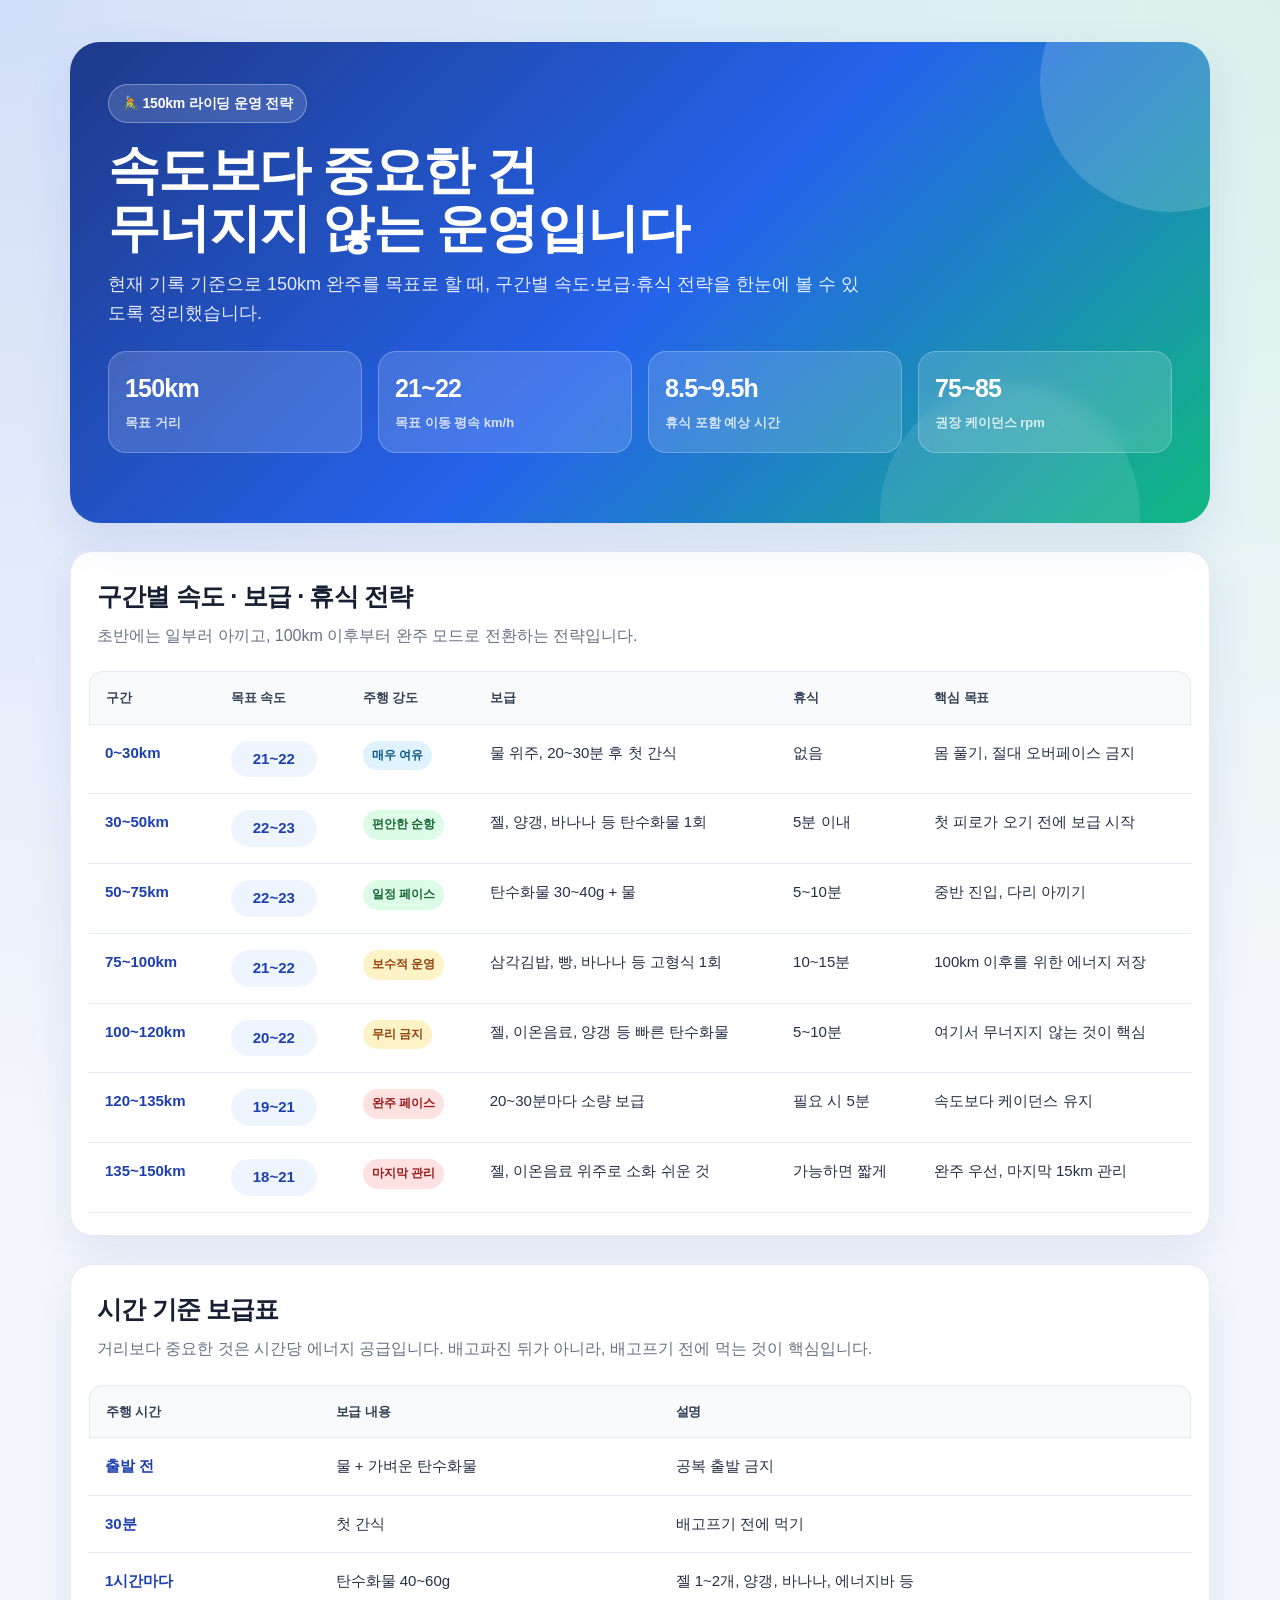
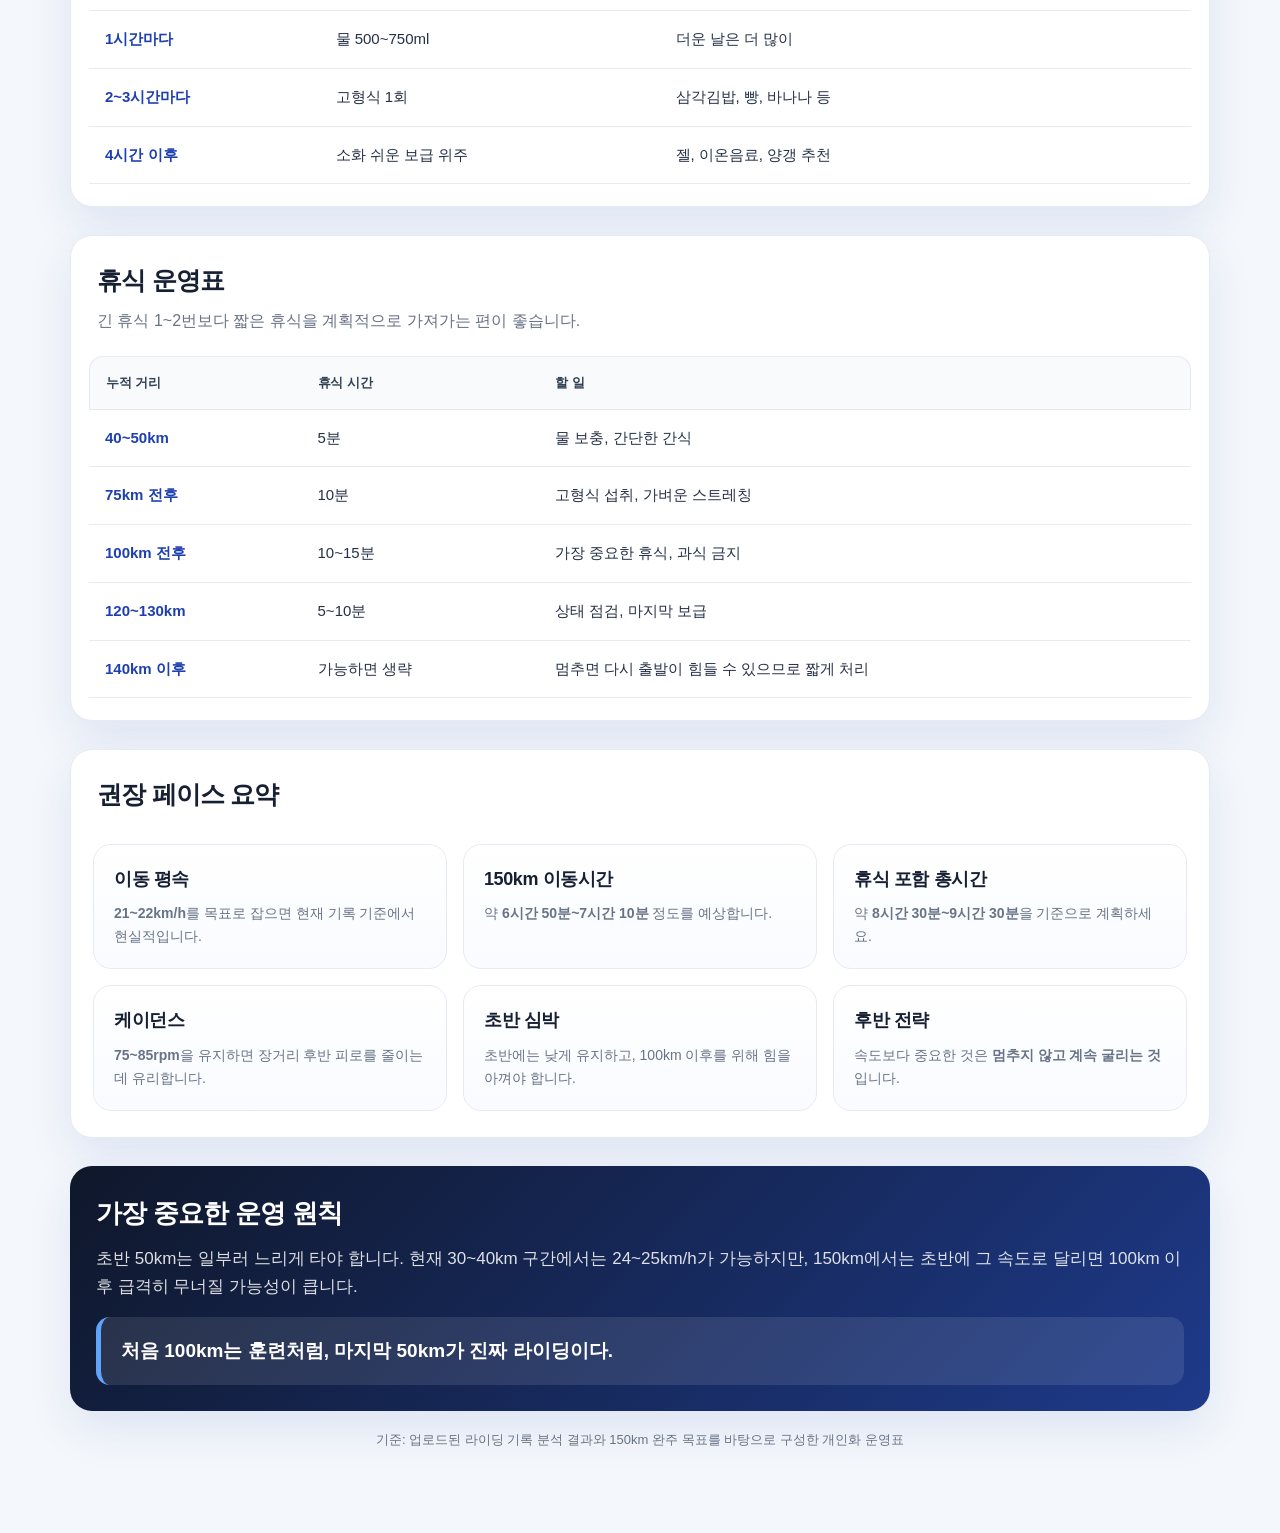
<file: app/myactivity/150km.html>
<!DOCTYPE html>
<html lang="ko">
<head>
  <meta charset="UTF-8" />
  <meta name="viewport" content="width=device-width, initial-scale=1.0" />
  <title>150km 라이딩 구간별 운영 전략</title>
  <style>
    :root {
      --bg: #f4f7fb;
      --card: #ffffff;
      --text: #172033;
      --muted: #687386;
      --primary: #2563eb;
      --primary-dark: #1e40af;
      --accent: #10b981;
      --warning: #f59e0b;
      --danger: #ef4444;
      --line: #e6eaf2;
      --soft-blue: #eef5ff;
      --soft-green: #ecfdf5;
      --soft-amber: #fffbeb;
      --shadow: 0 18px 45px rgba(30, 64, 175, 0.10);
      --radius: 22px;
    }

    * {
      box-sizing: border-box;
    }

    body {
      margin: 0;
      font-family: -apple-system, BlinkMacSystemFont, "Segoe UI", Roboto, "Noto Sans KR", Arial, sans-serif;
      background:
        radial-gradient(circle at top left, rgba(37, 99, 235, 0.16), transparent 34%),
        radial-gradient(circle at top right, rgba(16, 185, 129, 0.12), transparent 30%),
        var(--bg);
      color: var(--text);
      line-height: 1.65;
    }

    .page {
      max-width: 1180px;
      margin: 0 auto;
      padding: 42px 20px 70px;
    }

    .hero {
      position: relative;
      overflow: hidden;
      background: linear-gradient(135deg, #1e3a8a, #2563eb 52%, #10b981);
      color: white;
      border-radius: 30px;
      padding: 42px 38px;
      box-shadow: var(--shadow);
    }

    .hero::after {
      content: "";
      position: absolute;
      right: -90px;
      top: -90px;
      width: 260px;
      height: 260px;
      background: rgba(255, 255, 255, 0.16);
      border-radius: 50%;
    }

    .hero::before {
      content: "";
      position: absolute;
      right: 70px;
      bottom: -120px;
      width: 260px;
      height: 260px;
      background: rgba(255, 255, 255, 0.10);
      border-radius: 50%;
    }

    .eyebrow {
      display: inline-flex;
      align-items: center;
      gap: 8px;
      padding: 7px 13px;
      border: 1px solid rgba(255, 255, 255, 0.32);
      border-radius: 999px;
      background: rgba(255, 255, 255, 0.14);
      font-size: 14px;
      font-weight: 700;
      letter-spacing: -0.2px;
    }

    .hero h1 {
      position: relative;
      margin: 18px 0 12px;
      font-size: clamp(30px, 5vw, 52px);
      line-height: 1.12;
      letter-spacing: -1.6px;
      z-index: 1;
    }

    .hero p {
      position: relative;
      max-width: 760px;
      margin: 0;
      color: rgba(255, 255, 255, 0.88);
      font-size: 18px;
      z-index: 1;
    }

    .summary-grid {
      display: grid;
      grid-template-columns: repeat(4, 1fr);
      gap: 16px;
      margin: 22px 0 28px;
    }

    .metric {
      background: rgba(255, 255, 255, 0.15);
      border: 1px solid rgba(255, 255, 255, 0.24);
      border-radius: 18px;
      padding: 16px;
      backdrop-filter: blur(8px);
      position: relative;
      z-index: 1;
    }

    .metric strong {
      display: block;
      font-size: 25px;
      letter-spacing: -0.8px;
    }

    .metric span {
      color: rgba(255, 255, 255, 0.78);
      font-size: 13px;
      font-weight: 700;
    }

    .section {
      margin-top: 28px;
      background: var(--card);
      border: 1px solid var(--line);
      border-radius: var(--radius);
      box-shadow: var(--shadow);
      overflow: hidden;
    }

    .section-header {
      padding: 24px 26px 10px;
    }

    .section-header h2 {
      margin: 0;
      font-size: 25px;
      letter-spacing: -0.8px;
    }

    .section-header p {
      margin: 6px 0 0;
      color: var(--muted);
    }

    .table-wrap {
      width: 100%;
      overflow-x: auto;
      padding: 12px 18px 22px;
    }

    table {
      width: 100%;
      border-collapse: separate;
      border-spacing: 0;
      min-width: 860px;
      font-size: 15px;
    }

    th {
      background: #f8fafc;
      color: #334155;
      font-size: 13px;
      text-transform: uppercase;
      letter-spacing: -0.1px;
      text-align: left;
      padding: 15px 16px;
      border-top: 1px solid var(--line);
      border-bottom: 1px solid var(--line);
    }

    th:first-child {
      border-left: 1px solid var(--line);
      border-top-left-radius: 14px;
    }

    th:last-child {
      border-right: 1px solid var(--line);
      border-top-right-radius: 14px;
    }

    td {
      padding: 16px;
      border-bottom: 1px solid var(--line);
      color: #253046;
      vertical-align: top;
    }

    tr:hover td {
      background: #fbfdff;
    }

    .range {
      font-weight: 800;
      color: var(--primary-dark);
      white-space: nowrap;
    }

    .speed {
      display: inline-flex;
      align-items: center;
      justify-content: center;
      min-width: 86px;
      padding: 6px 10px;
      border-radius: 999px;
      background: var(--soft-blue);
      color: var(--primary-dark);
      font-weight: 800;
    }

    .tag {
      display: inline-flex;
      align-items: center;
      padding: 5px 9px;
      border-radius: 999px;
      font-size: 12px;
      font-weight: 800;
      white-space: nowrap;
    }

    .easy { background: #e0f2fe; color: #075985; }
    .steady { background: #dcfce7; color: #166534; }
    .caution { background: #fef3c7; color: #92400e; }
    .finish { background: #fee2e2; color: #991b1b; }

    .cards {
      display: grid;
      grid-template-columns: repeat(3, 1fr);
      gap: 16px;
      padding: 18px 22px 26px;
    }

    .info-card {
      border: 1px solid var(--line);
      border-radius: 18px;
      padding: 20px;
      background: linear-gradient(180deg, #ffffff, #f9fbff);
    }

    .info-card h3 {
      margin: 0 0 8px;
      font-size: 18px;
      letter-spacing: -0.4px;
    }

    .info-card p {
      margin: 0;
      color: var(--muted);
      font-size: 14px;
    }

    .highlight {
      margin: 28px 0 0;
      padding: 26px;
      border-radius: var(--radius);
      background: linear-gradient(135deg, #0f172a, #1e3a8a);
      color: white;
      box-shadow: var(--shadow);
    }

    .highlight h2 {
      margin: 0 0 10px;
      font-size: 26px;
      letter-spacing: -0.8px;
    }

    .highlight p {
      margin: 0;
      color: rgba(255, 255, 255, 0.86);
      font-size: 17px;
    }

    .quote {
      margin-top: 16px;
      padding: 18px 20px;
      border-left: 5px solid #60a5fa;
      background: rgba(255, 255, 255, 0.10);
      border-radius: 14px;
      font-weight: 800;
      font-size: 19px;
    }

    .footer-note {
      margin-top: 18px;
      color: var(--muted);
      font-size: 13px;
      text-align: center;
    }

    @media (max-width: 900px) {
      .summary-grid,
      .cards {
        grid-template-columns: repeat(2, 1fr);
      }

      .hero {
        padding: 34px 24px;
      }
    }

    @media (max-width: 640px) {
      .page {
        padding: 22px 14px 46px;
      }

      .summary-grid,
      .cards {
        grid-template-columns: 1fr;
      }

      .hero h1 {
        font-size: 32px;
      }

      .hero p {
        font-size: 16px;
      }

      .section-header {
        padding: 20px 18px 8px;
      }

      .table-wrap {
        padding: 8px 12px 18px;
      }
    }

    @media print {
      body {
        background: white;
      }

      .page {
        max-width: none;
        padding: 0;
      }

      .hero,
      .section,
      .highlight {
        box-shadow: none;
      }
    }
  </style>
</head>
<body>
  <main class="page">
    <section class="hero">
      <div class="eyebrow">🚴 150km 라이딩 운영 전략</div>
      <h1>속도보다 중요한 건<br />무너지지 않는 운영입니다</h1>
      <p>
        현재 기록 기준으로 150km 완주를 목표로 할 때, 구간별 속도·보급·휴식 전략을
        한눈에 볼 수 있도록 정리했습니다.
      </p>

      <div class="summary-grid">
        <div class="metric">
          <strong>150km</strong>
          <span>목표 거리</span>
        </div>
        <div class="metric">
          <strong>21~22</strong>
          <span>목표 이동 평속 km/h</span>
        </div>
        <div class="metric">
          <strong>8.5~9.5h</strong>
          <span>휴식 포함 예상 시간</span>
        </div>
        <div class="metric">
          <strong>75~85</strong>
          <span>권장 케이던스 rpm</span>
        </div>
      </div>
    </section>

    <section class="section">
      <div class="section-header">
        <h2>구간별 속도 · 보급 · 휴식 전략</h2>
        <p>초반에는 일부러 아끼고, 100km 이후부터 완주 모드로 전환하는 전략입니다.</p>
      </div>

      <div class="table-wrap">
        <table>
          <thead>
            <tr>
              <th>구간</th>
              <th>목표 속도</th>
              <th>주행 강도</th>
              <th>보급</th>
              <th>휴식</th>
              <th>핵심 목표</th>
            </tr>
          </thead>
          <tbody>
            <tr>
              <td class="range">0~30km</td>
              <td><span class="speed">21~22</span></td>
              <td><span class="tag easy">매우 여유</span></td>
              <td>물 위주, 20~30분 후 첫 간식</td>
              <td>없음</td>
              <td>몸 풀기, 절대 오버페이스 금지</td>
            </tr>
            <tr>
              <td class="range">30~50km</td>
              <td><span class="speed">22~23</span></td>
              <td><span class="tag steady">편안한 순항</span></td>
              <td>젤, 양갱, 바나나 등 탄수화물 1회</td>
              <td>5분 이내</td>
              <td>첫 피로가 오기 전에 보급 시작</td>
            </tr>
            <tr>
              <td class="range">50~75km</td>
              <td><span class="speed">22~23</span></td>
              <td><span class="tag steady">일정 페이스</span></td>
              <td>탄수화물 30~40g + 물</td>
              <td>5~10분</td>
              <td>중반 진입, 다리 아끼기</td>
            </tr>
            <tr>
              <td class="range">75~100km</td>
              <td><span class="speed">21~22</span></td>
              <td><span class="tag caution">보수적 운영</span></td>
              <td>삼각김밥, 빵, 바나나 등 고형식 1회</td>
              <td>10~15분</td>
              <td>100km 이후를 위한 에너지 저장</td>
            </tr>
            <tr>
              <td class="range">100~120km</td>
              <td><span class="speed">20~22</span></td>
              <td><span class="tag caution">무리 금지</span></td>
              <td>젤, 이온음료, 양갱 등 빠른 탄수화물</td>
              <td>5~10분</td>
              <td>여기서 무너지지 않는 것이 핵심</td>
            </tr>
            <tr>
              <td class="range">120~135km</td>
              <td><span class="speed">19~21</span></td>
              <td><span class="tag finish">완주 페이스</span></td>
              <td>20~30분마다 소량 보급</td>
              <td>필요 시 5분</td>
              <td>속도보다 케이던스 유지</td>
            </tr>
            <tr>
              <td class="range">135~150km</td>
              <td><span class="speed">18~21</span></td>
              <td><span class="tag finish">마지막 관리</span></td>
              <td>젤, 이온음료 위주로 소화 쉬운 것</td>
              <td>가능하면 짧게</td>
              <td>완주 우선, 마지막 15km 관리</td>
            </tr>
          </tbody>
        </table>
      </div>
    </section>

    <section class="section">
      <div class="section-header">
        <h2>시간 기준 보급표</h2>
        <p>거리보다 중요한 것은 시간당 에너지 공급입니다. 배고파진 뒤가 아니라, 배고프기 전에 먹는 것이 핵심입니다.</p>
      </div>

      <div class="table-wrap">
        <table>
          <thead>
            <tr>
              <th>주행 시간</th>
              <th>보급 내용</th>
              <th>설명</th>
            </tr>
          </thead>
          <tbody>
            <tr>
              <td class="range">출발 전</td>
              <td>물 + 가벼운 탄수화물</td>
              <td>공복 출발 금지</td>
            </tr>
            <tr>
              <td class="range">30분</td>
              <td>첫 간식</td>
              <td>배고프기 전에 먹기</td>
            </tr>
            <tr>
              <td class="range">1시간마다</td>
              <td>탄수화물 40~60g</td>
              <td>젤 1~2개, 양갱, 바나나, 에너지바 등</td>
            </tr>
            <tr>
              <td class="range">1시간마다</td>
              <td>물 500~750ml</td>
              <td>더운 날은 더 많이</td>
            </tr>
            <tr>
              <td class="range">2~3시간마다</td>
              <td>고형식 1회</td>
              <td>삼각김밥, 빵, 바나나 등</td>
            </tr>
            <tr>
              <td class="range">4시간 이후</td>
              <td>소화 쉬운 보급 위주</td>
              <td>젤, 이온음료, 양갱 추천</td>
            </tr>
          </tbody>
        </table>
      </div>
    </section>

    <section class="section">
      <div class="section-header">
        <h2>휴식 운영표</h2>
        <p>긴 휴식 1~2번보다 짧은 휴식을 계획적으로 가져가는 편이 좋습니다.</p>
      </div>

      <div class="table-wrap">
        <table>
          <thead>
            <tr>
              <th>누적 거리</th>
              <th>휴식 시간</th>
              <th>할 일</th>
            </tr>
          </thead>
          <tbody>
            <tr>
              <td class="range">40~50km</td>
              <td>5분</td>
              <td>물 보충, 간단한 간식</td>
            </tr>
            <tr>
              <td class="range">75km 전후</td>
              <td>10분</td>
              <td>고형식 섭취, 가벼운 스트레칭</td>
            </tr>
            <tr>
              <td class="range">100km 전후</td>
              <td>10~15분</td>
              <td>가장 중요한 휴식, 과식 금지</td>
            </tr>
            <tr>
              <td class="range">120~130km</td>
              <td>5~10분</td>
              <td>상태 점검, 마지막 보급</td>
            </tr>
            <tr>
              <td class="range">140km 이후</td>
              <td>가능하면 생략</td>
              <td>멈추면 다시 출발이 힘들 수 있으므로 짧게 처리</td>
            </tr>
          </tbody>
        </table>
      </div>
    </section>

    <section class="section">
      <div class="section-header">
        <h2>권장 페이스 요약</h2>
      </div>

      <div class="cards">
        <div class="info-card">
          <h3>이동 평속</h3>
          <p><strong>21~22km/h</strong>를 목표로 잡으면 현재 기록 기준에서 현실적입니다.</p>
        </div>
        <div class="info-card">
          <h3>150km 이동시간</h3>
          <p>약 <strong>6시간 50분~7시간 10분</strong> 정도를 예상합니다.</p>
        </div>
        <div class="info-card">
          <h3>휴식 포함 총시간</h3>
          <p>약 <strong>8시간 30분~9시간 30분</strong>을 기준으로 계획하세요.</p>
        </div>
        <div class="info-card">
          <h3>케이던스</h3>
          <p><strong>75~85rpm</strong>을 유지하면 장거리 후반 피로를 줄이는 데 유리합니다.</p>
        </div>
        <div class="info-card">
          <h3>초반 심박</h3>
          <p>초반에는 낮게 유지하고, 100km 이후를 위해 힘을 아껴야 합니다.</p>
        </div>
        <div class="info-card">
          <h3>후반 전략</h3>
          <p>속도보다 중요한 것은 <strong>멈추지 않고 계속 굴리는 것</strong>입니다.</p>
        </div>
      </div>
    </section>

    <section class="highlight">
      <h2>가장 중요한 운영 원칙</h2>
      <p>
        초반 50km는 일부러 느리게 타야 합니다. 현재 30~40km 구간에서는 24~25km/h가 가능하지만,
        150km에서는 초반에 그 속도로 달리면 100km 이후 급격히 무너질 가능성이 큽니다.
      </p>
      <div class="quote">처음 100km는 훈련처럼, 마지막 50km가 진짜 라이딩이다.</div>
    </section>

    <p class="footer-note">
      기준: 업로드된 라이딩 기록 분석 결과와 150km 완주 목표를 바탕으로 구성한 개인화 운영표
    </p>
  </main>
</body>
</html>
</file>
<file: app/htmledit/style.css>
:root{
  color-scheme:light;
  --bg:#eef1f6;
  --panel:#ffffff;
  --panel-soft:#f6f7fa;
  --line:#dfe3ea;
  --line-dark:#c8ced9;
  --text:#1b2230;
  --muted:#70798a;
  --brand:#3157d5;
  --brand-soft:#e8edff;
  --success:#16845b;
  --danger:#c94848;
  --shadow:0 12px 34px rgba(25,34,52,.10);
}
*{box-sizing:border-box}
html,body{height:100%;margin:0}
body{
  overflow:hidden;
  font-family:Inter,Pretendard,"Noto Sans KR",-apple-system,BlinkMacSystemFont,"Segoe UI",sans-serif;
  color:var(--text);
  background:var(--bg);
  font-size:13px;
}
button,input,textarea,select{font:inherit;color:inherit}
button{cursor:pointer}
.app{height:100vh;display:flex;flex-direction:column;min-width:1100px}
.topbar{
  height:58px;
  flex:0 0 58px;
  display:flex;
  align-items:center;
  justify-content:space-between;
  gap:18px;
  padding:0 14px;
  background:#151923;
  color:#fff;
  border-bottom:1px solid #262c38;
}
.brand{display:flex;align-items:center;gap:10px}
.brand .back{
  width:32px;height:32px;display:grid;place-items:center;
  border:1px solid #363d4b;border-radius:8px;color:#cbd2df;text-decoration:none;
}
.brand strong{display:block;font-size:14px}
.brand span{display:block;font-size:9px;color:#8993a5;margin-top:1px}
.top-actions{display:flex;align-items:center;gap:7px}
.separator{width:1px;height:22px;background:#343a47;margin:0 2px}
.btn,.device,.mini-btn,.full-btn{
  border:1px solid var(--line-dark);
  border-radius:7px;
  background:#fff;
  padding:8px 10px;
}
.topbar .btn{background:#232936;border-color:#363e4d;color:#e8ecf3}
.topbar .btn:hover{background:#2b3240}
.topbar .btn.primary{background:#3157d5;border-color:#3157d5;color:#fff}
.topbar .btn.success{background:#16845b;border-color:#16845b;color:#fff}
.icon-btn{width:34px;padding:8px 0}
.file-btn{display:inline-flex;align-items:center}
.device-switch{display:flex;background:#202631;border:1px solid #353c4a;border-radius:8px;padding:3px}
.device{border:0;background:transparent;color:#8f99aa;padding:5px 8px;font-size:10px}
.device.active{background:#394255;color:#fff}

.workspace{
  flex:1;
  min-height:0;
  display:grid;
  grid-template-columns:230px minmax(520px,1fr) 285px;
}
.sidebar{
  min-width:0;
  background:var(--panel);
  overflow:hidden;
}
.left-panel{border-right:1px solid var(--line);overflow:auto}
.inspector{border-left:1px solid var(--line);display:flex;flex-direction:column}
.panel-section{padding:14px;border-bottom:1px solid var(--line)}
.panel-section h2{font-size:12px;margin:0 0 4px}
.panel-section p{font-size:10px;color:var(--muted);margin:0;line-height:1.5}
.insert-mode{display:grid;grid-template-columns:1fr 1fr;gap:5px;padding:10px 12px 0}
.insert-option{
  border:1px solid var(--line);background:var(--panel-soft);border-radius:6px;padding:7px;color:var(--muted);font-size:10px
}
.insert-option.active{background:var(--brand-soft);border-color:#c2cff7;color:var(--brand);font-weight:700}
.element-grid{display:grid;grid-template-columns:1fr 1fr;gap:7px;padding:10px 12px 14px;border-bottom:1px solid var(--line)}
.element-btn{
  min-height:62px;border:1px solid var(--line);background:#fff;border-radius:8px;
  display:flex;flex-direction:column;align-items:center;justify-content:center;gap:5px;
  color:#4d5666;font-size:10px;
}
.element-btn:hover{border-color:#9fb2ec;background:#f7f9ff;color:#2749b6}
.element-btn span{font-weight:800;font-size:15px;color:#536177}
.element-btn.wide{grid-column:1/-1}
.doc-info{display:grid;gap:8px}
.doc-info div{display:flex;justify-content:space-between;gap:8px;font-size:10px}
.doc-info span{color:var(--muted)}
.doc-info strong{max-width:130px;overflow:hidden;text-overflow:ellipsis;white-space:nowrap}
.tips{margin:12px;padding:12px;border-radius:8px;background:#f7f8fa;border:1px solid var(--line);color:var(--muted)}
.tips strong{display:block;color:#505969;font-size:10px;margin-bottom:7px}
.tips p{font-size:9px;line-height:1.5;margin:3px 0}

.editor-area{min-width:0;min-height:0;display:flex;flex-direction:column;background:#dfe3e9}
.editor-toolbar{
  height:43px;flex:0 0 43px;display:flex;align-items:center;justify-content:space-between;
  gap:10px;padding:0 10px;background:#fafbfc;border-bottom:1px solid var(--line)
}
.breadcrumb{font-size:10px;color:#667085;overflow:hidden;text-overflow:ellipsis;white-space:nowrap}
.toolbar-actions{display:flex;gap:5px}
.mini-btn{padding:5px 8px;font-size:9px;background:#fff}
.mini-btn:hover{background:#f2f4f8}
.mini-btn.danger{color:var(--danger)}
.stage{
  flex:1;min-height:0;overflow:auto;padding:22px;display:flex;align-items:flex-start;justify-content:center;
  background:
    linear-gradient(45deg,#d9dde4 25%,transparent 25%),
    linear-gradient(-45deg,#d9dde4 25%,transparent 25%),
    linear-gradient(45deg,transparent 75%,#d9dde4 75%),
    linear-gradient(-45deg,transparent 75%,#d9dde4 75%);
  background-size:20px 20px;background-position:0 0,0 10px,10px -10px,-10px 0;
}
.frame-shell{
  width:100%;height:100%;min-height:420px;background:#fff;border:1px solid #bfc5cf;
  box-shadow:0 12px 32px rgba(25,34,52,.18);transition:width .2s ease;overflow:hidden
}
#previewFrame{width:100%;height:100%;border:0;background:#fff}
.statusbar{
  height:28px;flex:0 0 28px;display:flex;align-items:center;justify-content:space-between;
  padding:0 10px;background:#f8f9fb;border-top:1px solid var(--line);font-size:9px;color:var(--muted)
}

.inspector-head{display:flex;align-items:center;justify-content:space-between;gap:10px}
.inspector-head p{max-width:190px;overflow:hidden;text-overflow:ellipsis;white-space:nowrap}
.tag-badge{
  display:inline-flex;padding:4px 6px;border-radius:5px;background:var(--brand-soft);color:var(--brand);
  font-size:8px;font-weight:800
}
.inspector-scroll{overflow:auto;flex:1}
.control-section{padding:13px 14px;border-bottom:1px solid var(--line)}
.control-section h3{font-size:10px;margin:0 0 10px;color:#4a5362}
.control-section label{display:block;font-size:9px;color:var(--muted);margin-bottom:9px}
.control-section input,.control-section textarea,.control-section select{
  width:100%;margin-top:5px;border:1px solid var(--line);border-radius:6px;background:#fbfcfd;
  padding:7px;outline:none;font-size:11px
}
.control-section input:focus,.control-section textarea:focus,.control-section select:focus{border-color:#8da6ee;box-shadow:0 0 0 2px #edf1ff}
.control-section textarea{resize:vertical}
.two-col{display:grid;grid-template-columns:1fr 1fr;gap:0 8px}
.image-upload small{display:block;margin-top:4px;color:#929aaa;font-size:8px;line-height:1.4}
.full-btn{width:100%;background:#f6f8fc;color:#40506c;font-size:10px}

.toast-root{position:fixed;right:14px;bottom:14px;display:grid;gap:7px;z-index:1000}
.toast{
  min-width:250px;max-width:380px;padding:10px 12px;border-radius:8px;background:#202633;color:#fff;
  box-shadow:var(--shadow);font-size:10px
}
.toast.error{background:#6c2b31}
.toast.ok{background:#1f624c}
.hidden{display:none!important}

@media(max-width:1250px){
  .workspace{grid-template-columns:200px minmax(500px,1fr) 250px}
}
</file>
<file: app/movedit/bundle/index-B9f2KhJm.css>
:root{color-scheme:dark;--bg:#111318;--panel:#171a20;--panel2:#1d2129;--panel3:#232833;--line:#2d3340;--line2:#383f4d;--text:#eef2f8;--muted:#9099a8;--accent:#73a6ff;--accent2:#5c8ee9;--accent-soft:#20304a;--green:#62c99a;--red:#ef7d7d;--yellow:#e4b85f;--purple:#a98ae8;--track-label:118px;--row-h:58px}*{box-sizing:border-box}html,body{margin:0;height:100%;overflow:hidden}body{font-family:Inter,Pretendard,Noto Sans KR,-apple-system,BlinkMacSystemFont,Segoe UI,sans-serif;background:var(--bg);color:var(--text);font-size:13px}button,input,select,textarea{font:inherit;color:inherit}button,.file-label,select{cursor:pointer}button{border:0}.app-shell{height:100vh;display:flex;flex-direction:column;min-width:1050px}.topbar{height:58px;flex:0 0 58px;display:flex;align-items:center;justify-content:space-between;gap:16px;padding:0 14px;border-bottom:1px solid var(--line);background:#13161b}.brand{display:flex;align-items:center;gap:11px}.back-link{width:32px;height:32px;border:1px solid var(--line);border-radius:8px;display:grid;place-items:center;color:var(--muted);text-decoration:none;font-size:16px}.back-link:hover{color:#fff;background:var(--panel2)}.brand-title{font-size:15px;font-weight:800;letter-spacing:.01em}.brand-sub{font-size:10px;color:var(--muted);margin-top:1px}.top-actions{display:flex;align-items:center;gap:7px}.project-name{width:180px;background:#101217;border:1px solid var(--line);border-radius:7px;padding:8px 10px;outline:none}.project-name:focus{border-color:#597aa9}.aspect-control{display:flex;align-items:center;gap:6px;height:34px;padding:0 7px 0 9px;border:1px solid var(--line);border-radius:7px;background:var(--panel2);color:var(--muted);font-size:10px}.aspect-control select{border:0;background:transparent;color:#e5eaf2;outline:none;padding:0 2px;font-weight:700}.aspect-control select option{background:#1d2129;color:#eef2f8}.tool-btn,.small-btn,.icon-btn,.danger-outline-btn{border:1px solid var(--line);background:var(--panel2);border-radius:7px;padding:8px 10px;color:#d9dfe9}.tool-btn:hover,.small-btn:hover,.icon-btn:hover,.danger-outline-btn:hover{background:#292f3a}.primary-btn{display:inline-flex;align-items:center;justify-content:center;border-radius:7px;padding:9px 15px;background:var(--accent2);color:#fff;font-weight:750;text-decoration:none}.primary-btn:hover{background:#6b9aed}.workspace{--left-panel:250px;--right-panel:270px;--timeline-panel:290px;flex:1;min-height:0;position:relative;display:grid;grid-template-columns:var(--left-panel) minmax(320px,1fr) var(--right-panel);grid-template-rows:minmax(180px,1fr) var(--timeline-panel);grid-template-areas:"media center inspector" "timeline timeline timeline"}.panel{background:var(--panel);min-width:0}.media-panel{grid-area:media;border-right:1px solid var(--line);overflow:auto}.inspector-panel{grid-area:inspector;border-left:1px solid var(--line);overflow:auto}.editor-center{grid-area:center;min-width:0;min-height:0;background:#0d0f13;overflow:hidden}.timeline-panel{grid-area:timeline;border-top:1px solid var(--line);background:#13161b;min-height:0;overflow:hidden}.workspace-resizer{position:absolute;z-index:60;touch-action:none;user-select:none}.workspace-resizer:after{content:"";position:absolute;background:transparent;transition:background .12s}.workspace-resizer-left{left:calc(var(--left-panel) - 4px);top:0;bottom:var(--timeline-panel);width:8px;cursor:col-resize}.workspace-resizer-left:after{top:0;bottom:0;left:3px;width:2px}.workspace-resizer-right{right:calc(var(--right-panel) - 4px);top:0;bottom:var(--timeline-panel);width:8px;cursor:col-resize}.workspace-resizer-right:after{top:0;bottom:0;right:3px;width:2px}.workspace-resizer-bottom{left:0;right:0;bottom:calc(var(--timeline-panel) - 4px);height:8px;cursor:row-resize}.workspace-resizer-bottom:after{left:0;right:0;top:3px;height:2px}.workspace-resizer:hover:after,.workspace-resizer.is-dragging:after{background:#67a9ff}body.workspace-resizing{cursor:grabbing;user-select:none}.panel-head{display:flex;align-items:flex-start;justify-content:space-between;gap:10px;padding:14px;border-bottom:1px solid var(--line)}.panel-head h2{font-size:13px;margin:0 0 3px}.panel-head p{font-size:10px;color:var(--muted);margin:0}.small-btn{padding:6px 8px;font-size:11px}.file-label{display:inline-flex;align-items:center;justify-content:center}.drop-zone{margin:12px;border:1px dashed #3b4351;border-radius:9px;padding:24px 12px;text-align:center;color:var(--muted);background:#14171d;transition:.16s}.drop-zone:hover,.drop-zone.drag{border-color:var(--accent);background:#182238}.drop-zone .drop-icon{width:34px;height:34px;margin:0 auto 9px;border-radius:10px;background:#202631;display:grid;place-items:center;color:#b8c8e2;font-size:18px}.drop-zone strong{display:block;color:#d8dde6;margin-bottom:4px;font-size:12px}.drop-zone span{font-size:10px}.media-list{padding:0 10px 12px}.media-item{display:grid;grid-template-columns:58px 1fr;gap:9px;padding:8px;border-radius:8px;margin-bottom:5px;border:1px solid transparent;cursor:grab}.media-item:hover{background:var(--panel2);border-color:var(--line)}.media-thumb{width:58px;height:40px;border-radius:5px;background:#0d0f13;object-fit:cover}.media-thumb.placeholder{display:grid;place-items:center;color:var(--muted)}.media-name{font-size:11px;font-weight:700;overflow:hidden;text-overflow:ellipsis;white-space:nowrap}.media-meta{font-size:9px;color:var(--muted);margin-top:3px;line-height:1.4}.engine-card{margin:4px 12px 14px;padding:10px;border:1px solid var(--line);border-radius:8px;background:#14171d}.engine-row{display:flex;justify-content:space-between;font-size:10px}.engine-row strong{color:var(--yellow)}.engine-card p{margin:5px 0 0;color:var(--muted);font-size:9px}.preview-panel{height:100%;display:flex;flex-direction:column}.preview-toolbar{height:45px;display:flex;justify-content:space-between;align-items:center;padding:0 12px;border-bottom:1px solid var(--line);background:#14171d}.timecode{font-variant-numeric:tabular-nums;color:#d5dbe5;font-size:11px}.time-sep{padding:0 5px;color:#5d6470}.preview-tools{display:flex;gap:6px;align-items:center}.icon-btn{padding:6px 8px;font-size:10px}.play-btn{width:34px;height:30px;border-radius:7px;background:var(--accent2);color:#fff}.preview-stage{flex:1;min-width:0;min-height:0;position:relative;display:flex;align-items:center;justify-content:center;overflow:hidden;padding:12px 16px;background:repeating-conic-gradient(#121419 0 25%,#101217 0 50%) 0/22px 22px}#previewCanvas{display:block;flex:0 0 auto;width:0;height:0;max-width:none;max-height:none;background:#000;outline:1px solid #303744;box-shadow:0 12px 28px #00000059}.preview-empty{position:absolute;text-align:center;color:var(--muted);pointer-events:none}.preview-empty-icon{width:48px;height:48px;border-radius:50%;display:grid;place-items:center;margin:0 auto 10px;background:#191d24;border:1px solid var(--line)}.preview-empty strong{display:block;color:#d8dee8;margin-bottom:4px}.preview-empty span{font-size:10px}.scrub-row{height:44px;display:flex;align-items:center;gap:16px;padding:0 12px;border-top:1px solid var(--line);background:#14171d}.scrub-row>input{flex:1}.scrub-row label{display:flex;align-items:center;gap:8px;font-size:9px;color:var(--muted)}.scrub-row label input{width:80px}input[type=range]{accent-color:var(--accent)}.empty-inspector{padding:18px 14px;color:var(--muted);font-size:11px;line-height:1.7}.inspector-form{padding:13px}.hidden{display:none!important}.inspector-form label{display:block;font-size:10px;color:var(--muted);margin-bottom:10px}.inspector-form input,.inspector-form select,.inspector-form textarea{width:100%;margin-top:5px;background:#11141a;border:1px solid var(--line);border-radius:6px;padding:7px;outline:none}.inspector-form input:focus,.inspector-form select:focus,.inspector-form textarea:focus{border-color:#5f7fae}.form-grid{display:grid;grid-template-columns:1fr 1fr;gap:0 9px}.inspector-section{margin:8px -13px 12px;padding:12px 13px;border-top:1px solid var(--line);border-bottom:1px solid var(--line);background:#14171d}.inspector-section h3{font-size:10px;margin:0 0 9px;color:#cfd6e1}.danger-btn{width:100%;padding:8px;border-radius:6px;background:#3c2024;color:#ffb5b5;border:1px solid #5a292f}.timeline-head{height:42px;display:flex;align-items:center;justify-content:space-between;padding:0 12px;border-bottom:1px solid var(--line)}.timeline-actions{display:flex;align-items:center;gap:7px}.divider{height:20px;width:1px;background:var(--line);margin:0 3px}.zoom-label,.timeline-note{font-size:9px;color:var(--muted)}.timeline-head select{background:var(--panel2);border:1px solid var(--line);border-radius:6px;padding:5px}.timeline-scroll{height:calc(100% - 42px);overflow:auto;position:relative}.timeline{position:relative;min-width:100%;min-height:100%;width:1800px;padding-top:27px}.ruler{position:absolute;left:var(--track-label);right:0;top:0;height:27px;border-bottom:1px solid var(--line);background:#111419}.ruler-mark{position:absolute;bottom:0;height:100%;border-left:1px solid #353c47;color:#78818e;font-size:8px;padding:3px 0 0 4px}.tracks{position:relative}.track-row{height:var(--row-h);display:grid;grid-template-columns:var(--track-label) 1fr;border-bottom:1px solid #262c35}.track-label{padding:9px 10px;border-right:1px solid var(--line);background:#15181e}.track-label strong{display:block;font-size:10px}.track-label span{display:block;font-size:8px;color:var(--muted);margin-top:3px}.track-lane{position:relative;background:#111419}.track-lane:nth-child(2n){background:#12151a}.clip{position:absolute;top:7px;height:43px;border-radius:5px;border:1px solid #5074ab;background:#263c5c;color:#dbe9ff;overflow:hidden;user-select:none;cursor:grab;box-shadow:0 3px 7px #0000002e}.clip.overlay{border-color:#6d5a9b;background:#3a3052;color:#eadfff}.clip.image{border-color:#4b8a70;background:#26483b;color:#d8f5e8}.clip.audio{border-color:#3d8d84;background:#20433f;color:#c7fff4}.clip.subtitle{border-color:#9b7c39;background:#4c3d20;color:#fff0c3}.clip.selected{outline:2px solid #d6e4ff;outline-offset:1px}.clip-body{height:100%;padding:6px 10px;white-space:nowrap;overflow:hidden;text-overflow:ellipsis;font-size:9px;font-weight:700;display:flex;align-items:center}.transition-badge{position:absolute;right:8px;top:4px;padding:2px 5px;border-radius:4px;background:#090d14b8;border:1px solid rgba(148,184,255,.35);color:#cfe0ff;font-size:7px;font-weight:800;text-transform:uppercase;pointer-events:none}.handle{position:absolute;top:0;bottom:0;width:7px;background:#ffffff24;cursor:ew-resize;z-index:2}.handle.left{left:0}.handle.right{right:0}.playhead{position:absolute;top:0;bottom:0;left:var(--track-label);width:1px;background:#ef6a65;z-index:20;pointer-events:none}.playhead:before{content:"";position:absolute;top:0;left:-5px;width:11px;height:9px;background:#ef6a65;border-radius:2px 2px 6px 6px}.playhead span{position:absolute;top:0;left:0}.timeline-snap-guide{position:absolute;top:0;bottom:0;width:1px;background:#67d4ff;box-shadow:0 0 0 1px #67d4ff2e;z-index:19;pointer-events:none;opacity:0;transition:opacity .08s}.timeline-snap-guide.is-visible{opacity:1}.timeline-snap-guide:before{content:"SNAP";position:absolute;top:3px;left:4px;padding:2px 4px;border-radius:4px;background:#163947;color:#8fe7ff;font-size:7px;font-weight:800;letter-spacing:.05em}.toast-root{position:fixed;right:16px;bottom:16px;display:grid;gap:8px;z-index:100}.toast{min-width:260px;max-width:380px;padding:11px 13px;border-radius:8px;background:#232833;border:1px solid #3a424f;color:#eef2f7;box-shadow:0 12px 30px #0000004d;font-size:11px}.toast.error{border-color:#69383d;color:#ffc2c2}.toast.ok{border-color:#34614e;color:#bcebd6}.modal{position:fixed;inset:0;background:#05070ac7;display:grid;place-items:center;z-index:200;backdrop-filter:blur(4px)}.modal-card{width:min(420px,calc(100% - 30px));background:#1b1f27;border:1px solid var(--line2);border-radius:14px;padding:24px;box-shadow:0 30px 80px #0000007a;text-align:center}.modal-icon{width:50px;height:50px;margin:0 auto 12px;border-radius:14px;background:var(--accent-soft);display:grid;place-items:center;color:#a8c8ff;font-size:22px}.modal-card h2{margin:0 0 6px;font-size:18px}.modal-card p{margin:0;color:var(--muted);font-size:11px}.progress-track{height:8px;border-radius:999px;background:#101319;margin:20px 0 8px;overflow:hidden}.progress-track span{display:block;width:0;height:100%;background:linear-gradient(90deg,#5b8ee8,#7db2ff);transition:width .2s}.render-percent{font-size:10px;color:var(--muted);min-height:16px}.modal-actions{display:flex;justify-content:center;gap:8px;margin-top:18px}.danger-outline-btn{color:#ffb7b7;border-color:#5a3035;background:#2a1c20}.result-card{width:min(720px,calc(100% - 30px))}.result-card video{width:100%;max-height:58vh;background:#000;margin-top:15px;border-radius:8px}@media(max-width:1200px){.workspace{grid-template-columns:220px minmax(450px,1fr) 240px}}
</file>
<file: app/dice/ver2/style.css>
:root{
  color-scheme:dark;
  --bg:#070b16;
  --panel:rgba(18,25,45,.72);
  --panel-solid:#11182b;
  --line:rgba(255,255,255,.10);
  --text:#f7f8ff;
  --muted:#8c96ad;
  --accent:#8f7cff;
  --accent-2:#45d4ff;
  --accent-3:#ff7bc8;
  --die-size:clamp(86px,10vw,132px);
}
*{box-sizing:border-box}
html,body{margin:0;min-height:100%;background:var(--bg)}
body{
  min-height:100vh;
  overflow-x:hidden;
  font-family:Inter,Pretendard,"Noto Sans KR",-apple-system,BlinkMacSystemFont,"Segoe UI",sans-serif;
  color:var(--text);
  background:
    radial-gradient(circle at 50% -10%,#1a2550 0,transparent 38rem),
    linear-gradient(180deg,#080d1c 0%,#060913 100%);
}
button{font:inherit}
button,a{-webkit-tap-highlight-color:transparent}
.app-shell{position:relative;min-height:100vh;overflow:hidden;display:flex;flex-direction:column}
.ambient{position:fixed;border-radius:50%;filter:blur(90px);opacity:.25;pointer-events:none}
.ambient-a{width:42vw;height:42vw;left:-15vw;top:12vh;background:#6f5cff}
.ambient-b{width:40vw;height:40vw;right:-17vw;bottom:-5vh;background:#08bfea}
.topbar{
  position:relative;z-index:10;height:68px;display:flex;align-items:center;gap:12px;
  padding:0 clamp(16px,3vw,36px);border-bottom:1px solid var(--line);
  background:rgba(7,11,22,.64);backdrop-filter:blur(18px)
}
.back-link{
  width:38px;height:38px;border:1px solid var(--line);border-radius:12px;
  display:grid;place-items:center;text-decoration:none;color:#cdd4e6;background:rgba(255,255,255,.04)
}
.brand{display:flex;align-items:center;gap:10px}
.brand-mark{
  width:32px;height:32px;border-radius:10px;display:grid;place-items:center;
  background:linear-gradient(135deg,var(--accent),var(--accent-2));font-size:13px;box-shadow:0 0 24px rgba(112,104,255,.35)
}
.brand strong{display:block;font-size:14px;letter-spacing:.01em}
.brand small{display:block;margin-top:1px;font-size:9px;color:var(--muted);letter-spacing:.12em;text-transform:uppercase}
.ghost-btn{
  margin-left:auto;border:1px solid var(--line);border-radius:999px;padding:8px 12px;
  color:#c8d0e2;background:rgba(255,255,255,.04);font-size:10px;cursor:pointer
}
.ghost-btn[aria-pressed="false"]{color:#6f788d}
.main{
  position:relative;z-index:2;flex:1;display:grid;grid-template-rows:auto minmax(300px,1fr) auto;
  width:min(1180px,calc(100% - 28px));margin:0 auto;padding:clamp(24px,4vh,44px) 0 18px
}
.hero-copy{text-align:center}
.eyebrow{margin:0 0 10px;color:#8c98b7;font-size:10px;font-weight:800;letter-spacing:.28em}
.score-row{display:flex;justify-content:center;align-items:end;gap:16px;min-height:64px}
.score-row>div:first-child{display:grid;line-height:1}
.score-label{font-size:9px;color:#77819a;letter-spacing:.2em;margin-bottom:3px}
.score{
  font-size:clamp(42px,6vw,72px);line-height:.9;letter-spacing:-.06em;
  background:linear-gradient(135deg,#fff 20%,#a9b8ff 56%,#55d6ff);
  -webkit-background-clip:text;background-clip:text;color:transparent
}
.result-chips{display:flex;gap:5px;flex-wrap:wrap;max-width:260px;padding-bottom:4px}
.result-chip{
  min-width:28px;height:28px;padding:0 8px;border:1px solid rgba(143,124,255,.28);
  border-radius:9px;background:rgba(143,124,255,.10);display:grid;place-items:center;
  font-size:11px;font-weight:800;color:#cfc8ff
}
.hero-copy h1{font-size:clamp(20px,3vw,30px);margin:14px 0 5px;letter-spacing:-.035em}
.hero-copy>p:last-child{margin:0;color:var(--muted);font-size:12px}
.dice-stage{
  position:relative;min-height:300px;display:grid;place-items:center;perspective:1200px;
  cursor:pointer;isolation:isolate;user-select:none
}
.stage-glow{
  position:absolute;width:min(640px,82vw);height:min(260px,30vh);border-radius:50%;
  background:radial-gradient(ellipse at center,rgba(85,96,255,.22),rgba(40,210,255,.06) 45%,transparent 72%);
  filter:blur(18px);transform:translateY(46px);pointer-events:none
}
.floor-grid{
  position:absolute;left:50%;bottom:12%;width:min(760px,90vw);height:150px;transform:translateX(-50%) perspective(420px) rotateX(62deg);
  background-image:
    linear-gradient(rgba(120,137,180,.09) 1px,transparent 1px),
    linear-gradient(90deg,rgba(120,137,180,.09) 1px,transparent 1px);
  background-size:34px 34px;
  mask-image:radial-gradient(ellipse at center,#000 12%,transparent 72%);
  pointer-events:none;z-index:-1
}
.dice-container{
  width:100%;display:flex;align-items:center;justify-content:center;flex-wrap:wrap;
  gap:clamp(22px,4vw,56px);padding:42px 28px;transform-style:preserve-3d
}
.die-slot{
  position:relative;width:var(--die-size);height:calc(var(--die-size) + 30px);
  display:grid;place-items:start center;transform-style:preserve-3d
}
.die-shadow{
  position:absolute;left:12%;right:12%;bottom:2px;height:20px;border-radius:50%;
  background:rgba(0,0,0,.55);filter:blur(10px);transform:scale(.82);opacity:.7
}
.die{
  position:relative;width:var(--die-size);height:var(--die-size);
  transform-style:preserve-3d;
  transform:rotateX(-18deg) rotateY(28deg) rotateZ(0deg);
  will-change:transform
}
.die.rolling{transition:transform var(--roll-duration,1100ms) cubic-bezier(.15,.78,.16,1)}
.die-slot.rolling{animation:die-hop var(--roll-duration,1100ms) cubic-bezier(.18,.78,.25,1)}
.die-slot.rolling .die-shadow{animation:shadow-pulse var(--roll-duration,1100ms) ease-in-out}
.face{
  position:absolute;inset:0;border-radius:22%;
  display:grid;grid-template-columns:repeat(3,1fr);grid-template-rows:repeat(3,1fr);
  padding:15%;
  background:
    linear-gradient(145deg,rgba(255,255,255,.98),rgba(224,229,245,.94));
  border:1px solid rgba(255,255,255,.9);
  box-shadow:
    inset 7px 7px 14px rgba(255,255,255,.88),
    inset -9px -10px 18px rgba(86,99,135,.18),
    0 0 0 1px rgba(20,25,42,.12);
  backface-visibility:hidden
}
.face::after{
  content:"";position:absolute;inset:5px;border-radius:18%;border:1px solid rgba(255,255,255,.58);pointer-events:none
}
.face.front{transform:translateZ(calc(var(--die-size)/2))}
.face.back{transform:rotateY(180deg) translateZ(calc(var(--die-size)/2))}
.face.right{transform:rotateY(90deg) translateZ(calc(var(--die-size)/2))}
.face.left{transform:rotateY(-90deg) translateZ(calc(var(--die-size)/2))}
.face.top{transform:rotateX(90deg) translateZ(calc(var(--die-size)/2))}
.face.bottom{transform:rotateX(-90deg) translateZ(calc(var(--die-size)/2))}
.pip{
  width:clamp(10px,calc(var(--die-size)*.115),16px);aspect-ratio:1;border-radius:50%;
  place-self:center;background:radial-gradient(circle at 35% 30%,#566179 0,#242b3c 48%,#111624 100%);
  box-shadow:inset 1px 1px 2px rgba(255,255,255,.2),0 1px 2px rgba(0,0,0,.18)
}
.pip.accent{background:radial-gradient(circle at 35% 30%,#b09fff 0,#7562eb 52%,#40339e 100%)}
.pos-tl{grid-area:1/1}.pos-tc{grid-area:1/2}.pos-tr{grid-area:1/3}
.pos-ml{grid-area:2/1}.pos-mc{grid-area:2/2}.pos-mr{grid-area:2/3}
.pos-bl{grid-area:3/1}.pos-bc{grid-area:3/2}.pos-br{grid-area:3/3}
@keyframes die-hop{
  0%{transform:translateY(0) scale(1)}
  20%{transform:translateY(-46px) scale(1.035)}
  42%{transform:translateY(8px) scale(.985)}
  58%{transform:translateY(-18px) scale(1.015)}
  76%{transform:translateY(4px) scale(.995)}
  100%{transform:translateY(0) scale(1)}
}
@keyframes shadow-pulse{
  0%,100%{transform:scale(.82);opacity:.7}
  20%{transform:scale(.48);opacity:.3}
  42%{transform:scale(.96);opacity:.82}
  58%{transform:scale(.66);opacity:.48}
}
.control-dock{
  width:min(780px,100%);margin:0 auto;display:grid;grid-template-columns:150px minmax(230px,1fr) 180px;
  gap:10px;padding:10px;border:1px solid var(--line);border-radius:22px;
  background:rgba(14,20,37,.72);box-shadow:0 22px 55px rgba(0,0,0,.28);backdrop-filter:blur(18px)
}
.counter,.history-box{
  min-height:64px;border:1px solid var(--line);border-radius:15px;background:rgba(255,255,255,.025)
}
.counter{display:grid;grid-template-columns:42px 1fr 42px;align-items:center;padding:5px}
.counter button{
  width:36px;height:36px;border:0;border-radius:11px;background:rgba(255,255,255,.07);color:#e6e9f4;font-size:20px;cursor:pointer
}
.counter button:disabled{opacity:.28;cursor:not-allowed}
.counter div{text-align:center}
.counter span,.history-box>span{display:block;color:var(--muted);font-size:8px;letter-spacing:.08em}
.counter strong{display:block;font-size:19px;margin-top:2px}
.roll-button{
  min-height:64px;border:0;border-radius:15px;display:flex;align-items:center;justify-content:center;gap:10px;
  background:linear-gradient(135deg,#7e68f4,#6354df 48%,#1fbfe6);
  color:white;font-weight:900;letter-spacing:.08em;cursor:pointer;
  box-shadow:0 12px 28px rgba(91,76,220,.28);transition:transform .15s,filter .15s
}
.roll-button:hover{transform:translateY(-1px);filter:brightness(1.08)}
.roll-button:active{transform:translateY(1px) scale(.99)}
.roll-button:disabled{opacity:.65;cursor:wait}
.roll-icon{font-size:20px}
.roll-button.rolling .roll-icon{animation:spin .7s linear infinite}
@keyframes spin{to{transform:rotate(360deg)}}
kbd{
  padding:3px 5px;border:1px solid rgba(255,255,255,.18);border-bottom-width:2px;
  border-radius:5px;background:rgba(0,0,0,.15);font-size:7px;color:#d6dcf0
}
.history-box{padding:9px 11px;display:flex;flex-direction:column;justify-content:center}
.history{display:flex;gap:5px;margin-top:6px;min-height:22px;overflow:hidden}
.history span{
  min-width:22px;height:22px;border-radius:7px;display:grid;place-items:center;
  background:rgba(255,255,255,.06);font-size:9px;font-weight:800;color:#cbd2e4
}
.footer{
  position:relative;z-index:2;display:flex;justify-content:center;gap:16px;
  padding:12px 16px 18px;color:#59637a;font-size:9px
}
@media(max-width:760px){
  :root{--die-size:clamp(76px,24vw,106px)}
  .topbar{height:60px;padding:0 12px}.brand small{display:none}
  .main{width:min(100% - 18px,1180px);grid-template-rows:auto minmax(280px,1fr) auto;padding:22px 0 10px}
  .hero-copy h1{font-size:20px}.hero-copy>p:last-child{font-size:10px}
  .score-row{min-height:55px}.score{font-size:48px}
  .dice-container{gap:22px;padding:36px 14px}
  .control-dock{grid-template-columns:126px 1fr;border-radius:18px}
  .history-box{grid-column:1/-1;min-height:50px;flex-direction:row;align-items:center;justify-content:flex-start;gap:10px}
  .history{margin:0}
  .roll-button kbd{display:none}
}
@media(max-width:430px){
  :root{--die-size:82px}
  .ghost-btn{padding:7px 9px;font-size:9px}
  .dice-stage{min-height:270px}
  .dice-container{gap:16px}
  .die-slot{height:108px}
  .control-dock{grid-template-columns:112px 1fr;padding:7px}
  .counter,.roll-button{min-height:58px}
}
@media(prefers-reduced-motion:reduce){
  .die-slot.rolling,.die-slot.rolling .die-shadow,.roll-button.rolling .roll-icon{animation:none!important}
  .die.rolling{transition-duration:.18s!important}
}
</file>
